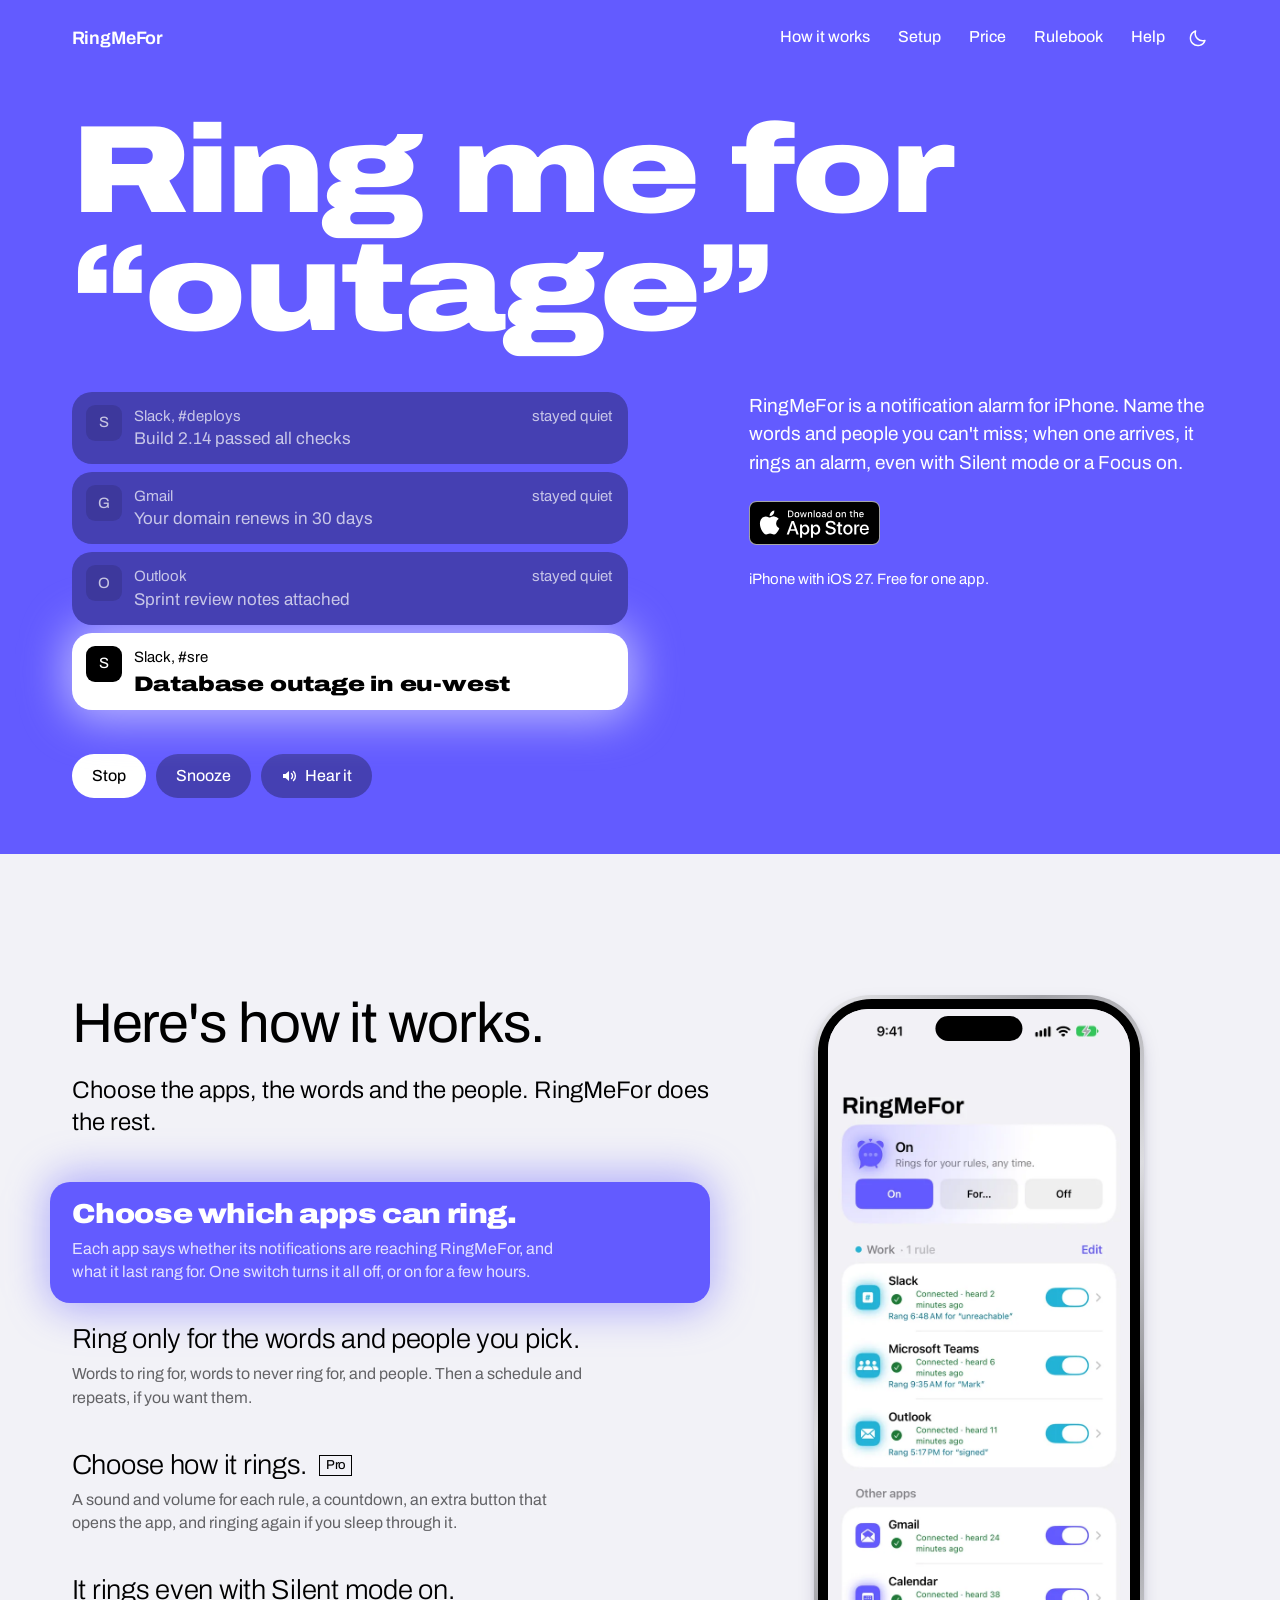
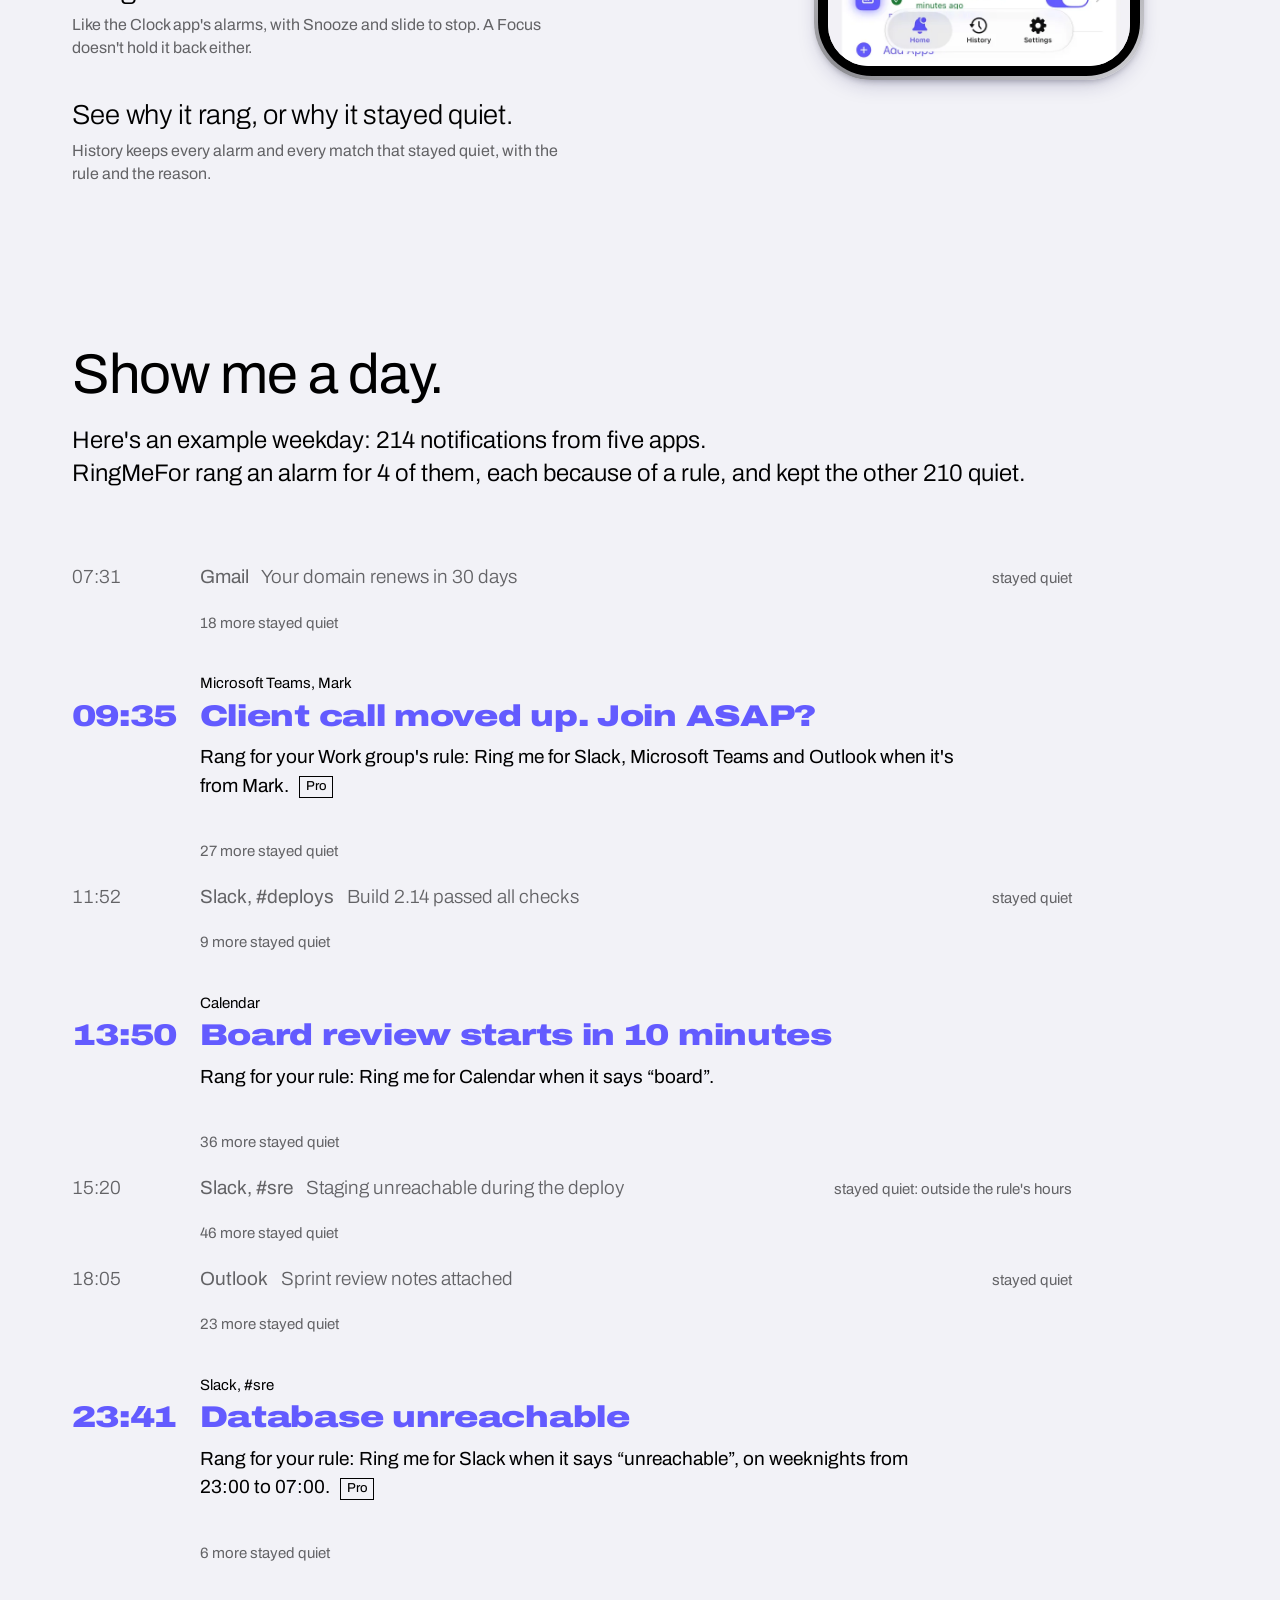
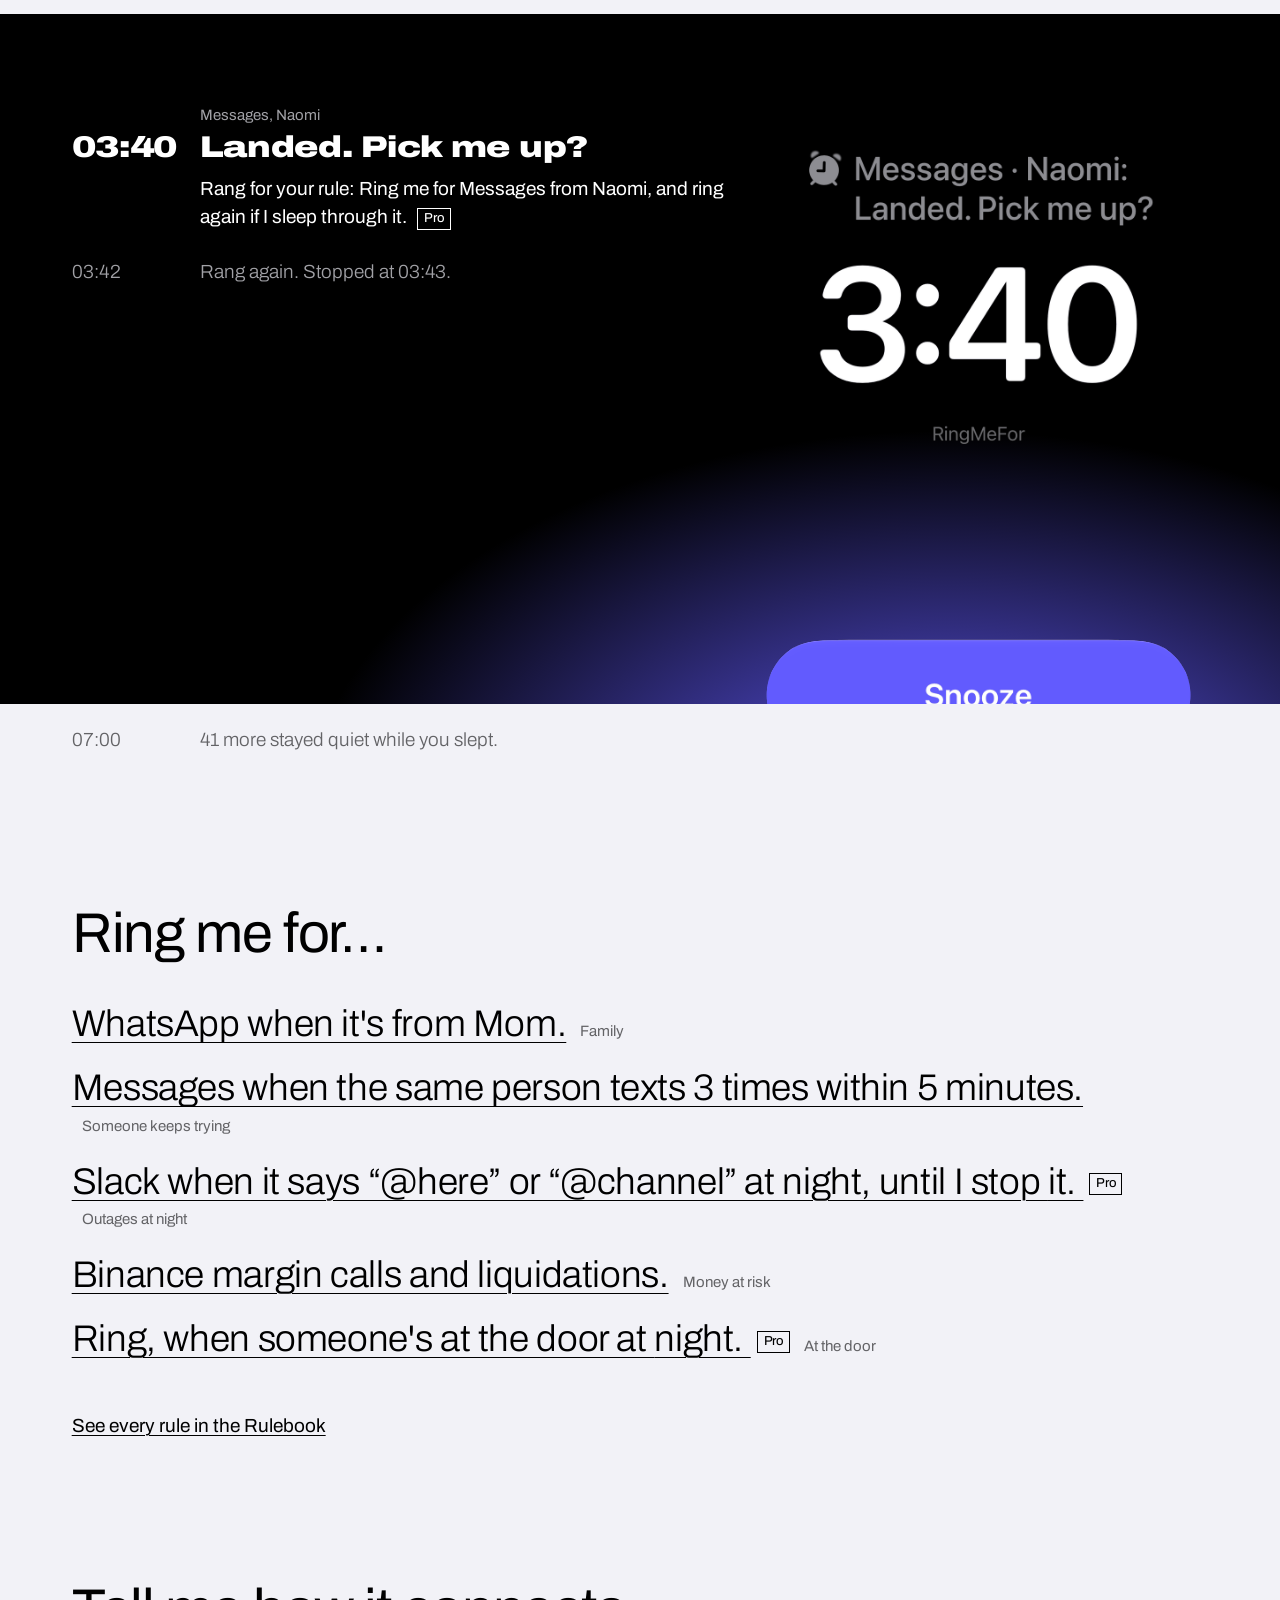
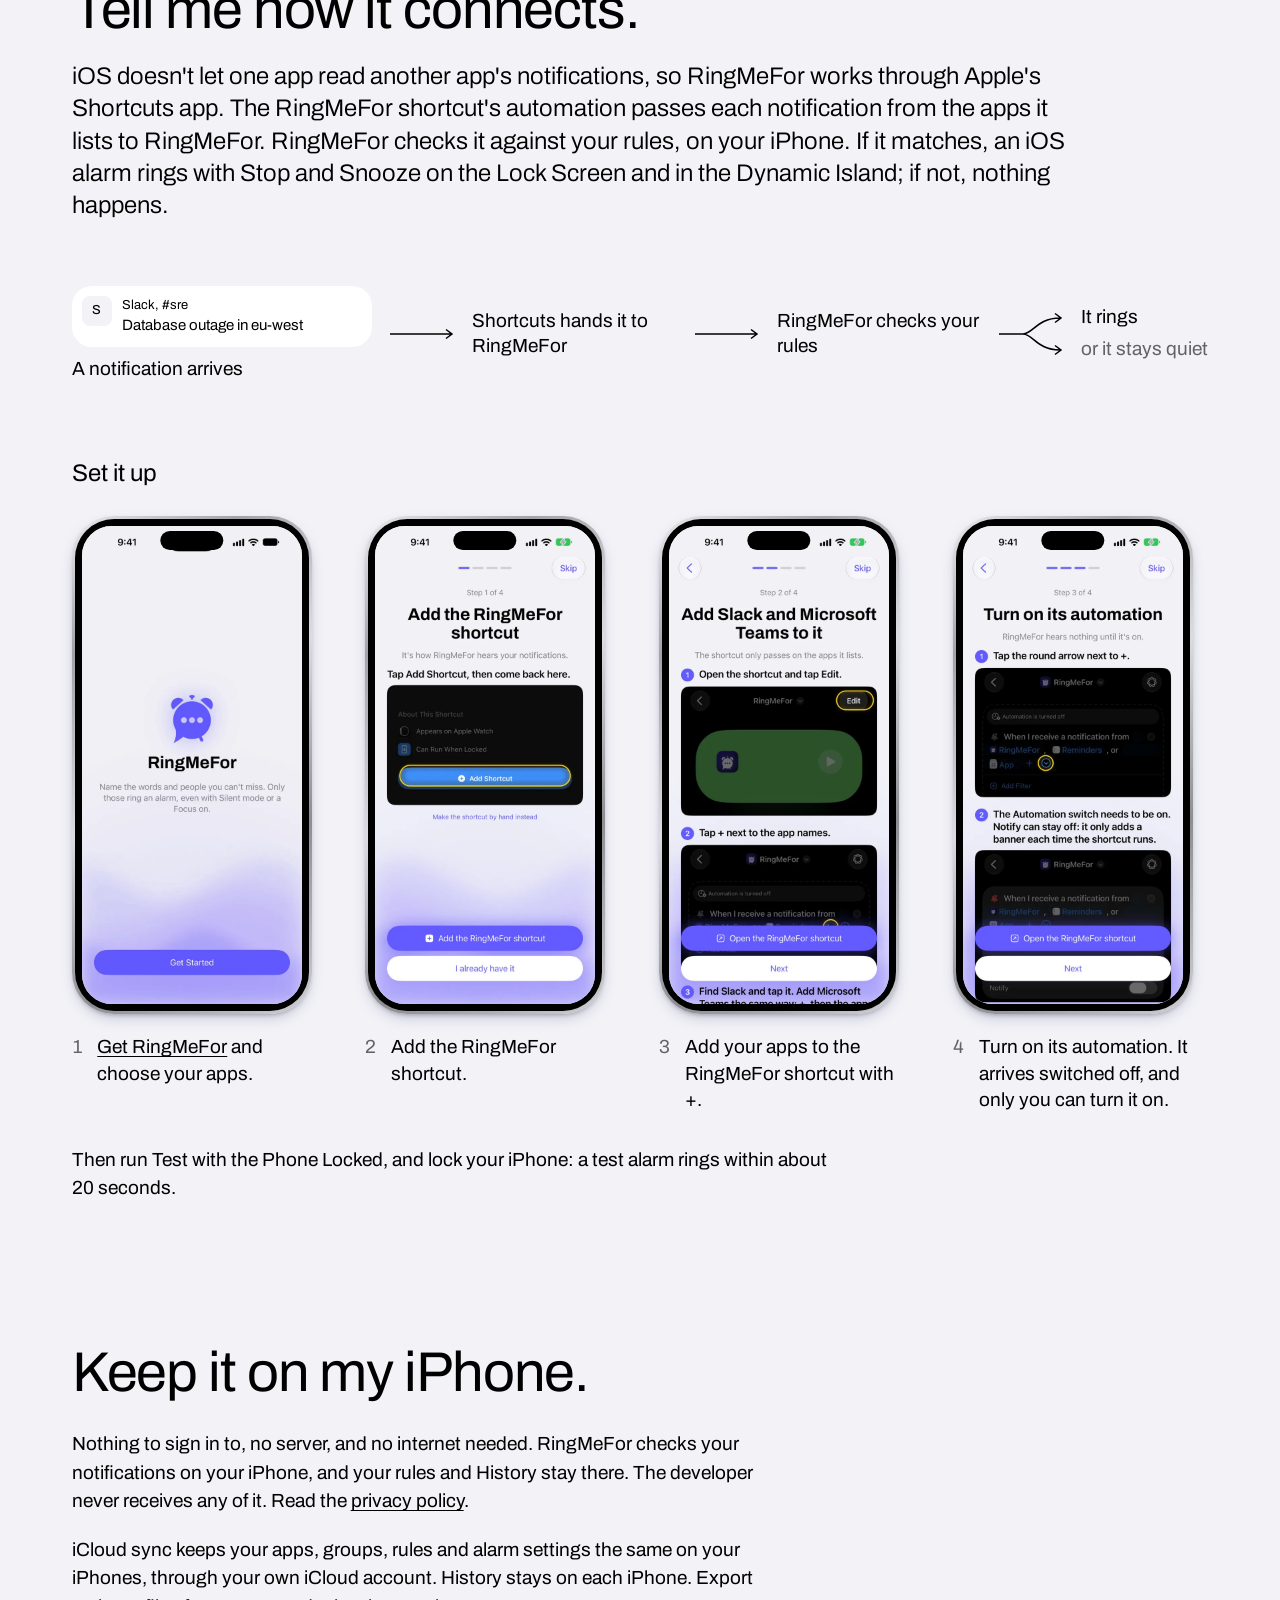
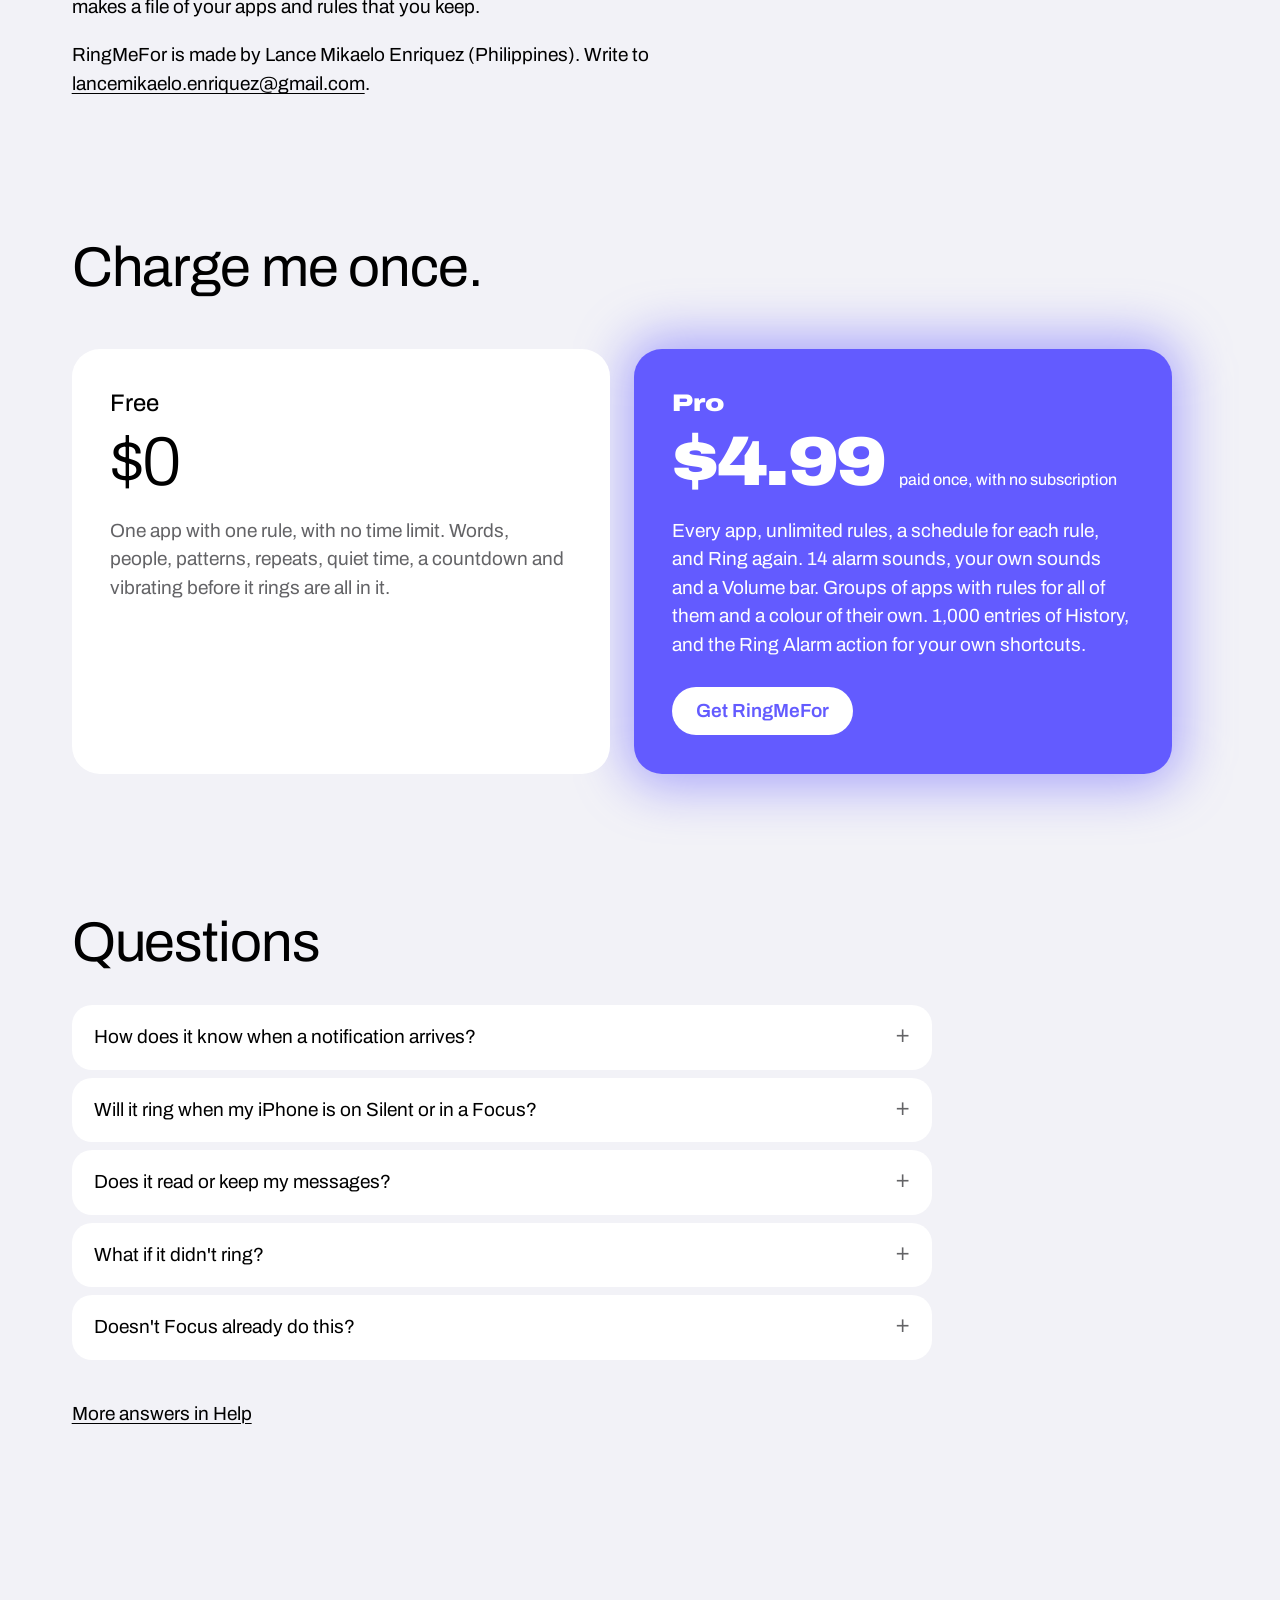
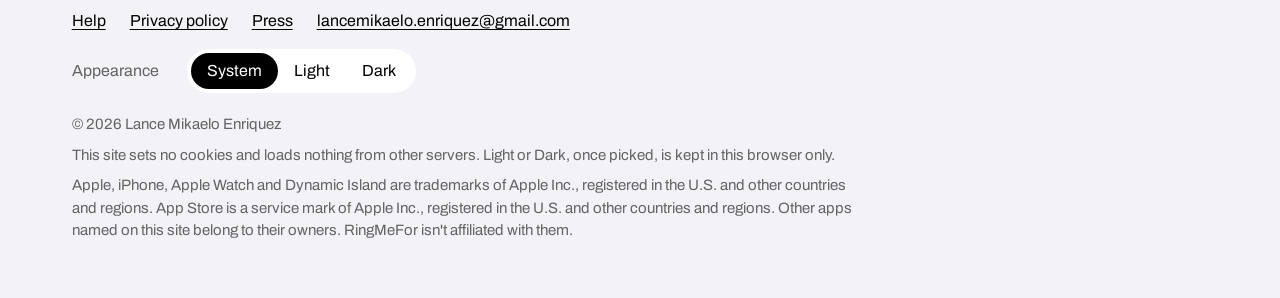
<file: index.html>
<!doctype html>
<html lang="en">
<head>
<meta charset="utf-8">
<meta name="viewport" content="width=device-width, initial-scale=1">
<title>RingMeFor: notification alarm for iPhone</title>
<meta name="description" content="RingMeFor is a notification alarm for iPhone. Name the words and people you can't miss in your apps; when one arrives, it rings an alarm, even with Silent mode or a Focus on.">
<!-- config:urls --><link rel="canonical" href="https://ringmefor.github.io/"><meta property="og:url" content="https://ringmefor.github.io/"><meta property="og:image" content="https://ringmefor.github.io/images/og.png"><!-- /config:urls -->
<meta property="og:type" content="website">
<meta property="og:title" content="RingMeFor: notification alarm for iPhone">
<meta property="og:description" content="Name the words and people you can't miss. When one arrives, RingMeFor rings an alarm, even with Silent mode or a Focus on.">
<meta name="twitter:card" content="summary_large_image">
<!-- config:smart-banner --><meta name="apple-itunes-app" content="app-id=6828677351"><!-- /config:smart-banner -->
<meta name="theme-color" content="#f2f2f7">
<link rel="icon" href="images/favicon-32.png" sizes="32x32">
<link rel="icon" href="images/favicon-64.png" sizes="64x64">
<link rel="apple-touch-icon" href="images/apple-touch-icon.png">
<link rel="preload" href="fonts/Archivo.woff2" as="font" type="font/woff2" crossorigin>
<link rel="stylesheet" href="site.css?v=186e6649">
<script>
// The theme picked on this site (theme.js), applied before the page draws.
(function () {
  var root = document.documentElement;
  root.classList.add("js");
  try {
    var theme = localStorage.getItem("ringmefor-theme");
    if (theme === "light" || theme === "dark") root.setAttribute("data-theme", theme);
  } catch (error) {}
})();
</script>
<script>
// Links to help topics used to point here (index.html#restart): they open the help page now.
(function () {
  var topics = ["help","good-to-know","set-up","add-app","on-off","stopping","not-ringing","pro","questions","ios-26","keep-open","ready-made-rules","battery","low-power","focus","allow-running","restart","after-update","action-unavailable","one-alarm","wrong-message","too-many","person-rule","lock-screen","apple-watch","nightly-check","new-iphone","second-device","shortcut-twice","shortcut-wont-open","app-added","unknown-app","history-unexpected","messages","free-version","calls-texts","internet","pause","siri","language","accessibility","removing","contact"];
  var topic = location.hash.slice(1);
  if (topic && topics.indexOf(topic) >= 0) location.replace("help.html#" + topic);
})();
</script>
</head>
<body>

<section class="first" data-state="quiet" aria-labelledby="sentence">
  <div class="wrap">
    <header class="site-header">
      <a class="wordmark" href="./">RingMeFor</a>
      <button class="menu-toggle" type="button" aria-expanded="false" aria-controls="site-nav">Menu</button>
      <nav id="site-nav" aria-label="Main">
        <a href="#how-it-works">How it works</a>
        <a href="#setup">Setup</a>
        <a href="#price">Price</a>
        <a href="rulebook.html">Rulebook</a>
        <a href="help.html">Help</a>
      </nav>
    <button class="theme-toggle" type="button" aria-pressed="false" aria-label="Dark mode"><svg class="icon-moon" width="21" height="21" viewBox="0 0 24 24" aria-hidden="true"><path d="M20.5 14.2A8.5 8.5 0 0 1 9.8 3.5a8.5 8.5 0 1 0 10.7 10.7z" fill="none" stroke="currentColor" stroke-width="1.7" stroke-linejoin="round"/></svg><svg class="icon-sun" width="21" height="21" viewBox="0 0 24 24" aria-hidden="true" hidden><circle cx="12" cy="12" r="4.2" fill="none" stroke="currentColor" stroke-width="1.7"/><path d="M12 2.5v2.2M12 19.3v2.2M2.5 12h2.2M19.3 12h2.2M5.3 5.3l1.6 1.6M17.1 17.1l1.6 1.6M5.3 18.7l1.6-1.6M17.1 6.9l1.6-1.6" stroke="currentColor" stroke-width="1.7" stroke-linecap="round"/></svg></button>
    </header>

    <div class="first-body">
      <div class="sentence-box">
        <h1 class="sentence" id="sentence">
          <label for="word">Ring me for</label>
          <span class="word-field">“<span class="field-wrap"><input id="word" name="word" type="text" value="outage" maxlength="28" autocomplete="off" autocapitalize="off" spellcheck="false" enterkeyhint="done"><span class="caret" aria-hidden="true"></span></span>”</span>
          <span class="word-ring" hidden></span>
        </h1>
      </div>

      <div class="demo">
        <p class="sr-only">An example: three notifications stay quiet, and the one with your word in it rings an alarm.</p>
        <ol class="stack" aria-hidden="true">
          <li class="slab static"><span class="tile">S</span><span class="app">Slack, #deploys</span><span class="note">stayed quiet</span><span class="msg">Build 2.14 passed all checks</span></li>
          <li class="slab static"><span class="tile">G</span><span class="app">Gmail</span><span class="note">stayed quiet</span><span class="msg">Your domain renews in 30 days</span></li>
          <li class="slab static"><span class="tile">O</span><span class="app">Outlook</span><span class="note">stayed quiet</span><span class="msg">Sprint review notes attached</span></li>
          <li class="slab static ringing"><span class="tile">S</span><span class="app">Slack, #sre</span><span class="note"></span><span class="msg">Database outage in eu-west</span></li>
        </ol>
        <div class="alarm-row" hidden>
          <button class="button stop" type="button">Stop</button>
          <button class="button secondary snooze" type="button">Snooze</button>
          <button class="button secondary hear" type="button" aria-pressed="false"><svg viewBox="0 0 16 16" aria-hidden="true"><path d="M2 6h2.5L8 3v10L4.5 10H2z" fill="currentColor"/><path d="M10.5 5.5a3.5 3.5 0 0 1 0 5M12.5 3.5a6.3 6.3 0 0 1 0 9" fill="none" stroke="currentColor" stroke-width="1.4" stroke-linecap="round"/></svg>Hear it</button>
          <p class="invite" tabindex="-1" hidden></p>
        </div>
        <p class="sr-only" role="status" aria-live="polite"></p>
      </div>

      <div class="pitch">
        <p>RingMeFor is a notification alarm for iPhone. Name the words and people you can't miss; when one arrives, it rings an alarm, even with Silent mode or a Focus on.</p>
        <p class="store"><!-- config:store --><a href="https://apps.apple.com/us/app/ringmefor-notification-alarm/id6828677351"><img src="images/app-store-badge.svg" width="120" height="40" alt="Download on the App Store"></a><!-- /config:store --></p>
        <p class="small">iPhone with iOS 27. Free for one app.</p>
      </div>
    </div>
  </div>
</section>

<section class="section tour" id="how-it-works" aria-labelledby="tour-title">
  <div class="wrap">
    <div class="tour-body">
      <div class="tour-text">
      <h2 id="tour-title">Here's how it works.</h2>
      <p class="lead">Choose the apps, the words and the people. RingMeFor does the rest.</p>
      <ol class="tour-list">
        <li>
          <button class="tour-item" type="button" aria-pressed="true" data-shot="0"><span class="tour-ask">Choose which apps can ring.</span><span class="tour-more">Each app says whether its notifications are reaching RingMeFor, and what it last rang for. One switch turns it all off, or on for a few hours.</span><span class="tour-time" aria-hidden="true"></span></button>
          <figure class="phone tour-mini"><div class="phone-edge"><div class="phone-glass"><div class="phone-screen"><img src="images/app/home.webp" width="660" height="1434" alt="RingMeFor's Home screen: On, a Work group with Slack, Microsoft Teams and Outlook, each connected and showing what it last rang for, then Gmail and Calendar." loading="lazy" decoding="async"></div><span class="phone-island" aria-hidden="true"></span></div></div></figure>
        </li>
        <li>
          <button class="tour-item" type="button" aria-pressed="false" data-shot="1"><span class="tour-ask">Ring only for the words and people you pick.</span><span class="tour-more">Words to ring for, words to never ring for, and people. Then a schedule and repeats, if you want them.</span><span class="tour-time" aria-hidden="true"></span></button>
          <figure class="phone tour-mini"><div class="phone-edge"><div class="phone-glass"><div class="phone-screen"><img src="images/app/rule.webp" width="660" height="1434" alt="A rule called Outages that rings for certain words, outage, P1, unreachable and @channel, or for messages from Donnie." loading="lazy" decoding="async"></div><span class="phone-island" aria-hidden="true"></span></div></div></figure>
        </li>
        <li>
          <button class="tour-item" type="button" aria-pressed="false" data-shot="2"><span class="tour-ask">Choose how it rings.&nbsp;<span class="mark">Pro</span></span><span class="tour-more">A sound and volume for each rule, a countdown, an extra button that opens the app, and ringing again if you sleep through it.</span><span class="tour-time" aria-hidden="true"></span></button>
          <figure class="phone tour-mini"><div class="phone-edge"><div class="phone-glass"><div class="phone-screen"><img src="images/app/rule-alarm.webp" width="660" height="1434" alt="The rule's alarm settings: the Reactor sound, its Volume bar set a little louder, an extra button that opens Slack, and Ring again every 2 minutes." loading="lazy" decoding="async"></div><span class="phone-island" aria-hidden="true"></span></div></div></figure>
        </li>
        <li>
          <button class="tour-item" type="button" aria-pressed="false" data-shot="3"><span class="tour-ask">It rings even with Silent mode on.</span><span class="tour-more">Like the Clock app's alarms, with Snooze and slide to stop. A Focus doesn't hold it back either.</span><span class="tour-time" aria-hidden="true"></span></button>
          <figure class="phone tour-mini"><div class="phone-edge"><div class="phone-glass"><div class="phone-screen"><img src="images/app/alarm-0648.webp" width="660" height="1434" alt="The alarm on the Lock Screen at 6:48: Slack, #sre: Database unreachable, with Snooze and slide to stop." loading="lazy" decoding="async"></div><span class="phone-island" hidden aria-hidden="true"></span></div></div></figure>
        </li>
        <li>
          <button class="tour-item" type="button" aria-pressed="false" data-shot="4"><span class="tour-ask">See why it rang, or why it stayed quiet.</span><span class="tour-more">History keeps every alarm and every match that stayed quiet, with the rule and the reason.</span><span class="tour-time" aria-hidden="true"></span></button>
          <figure class="phone tour-mini"><div class="phone-edge"><div class="phone-glass"><div class="phone-screen"><img src="images/app/history.webp" width="660" height="1434" alt="History: this week, 5 alarms from 1,748 notifications. Microsoft Teams from Mark and Slack #sre rang, each with the rule it matched." loading="lazy" decoding="async"></div><span class="phone-island" aria-hidden="true"></span></div></div></figure>
        </li>
      </ol>
      </div>
      <figure class="phone tour-phone"><div class="phone-edge"><div class="phone-glass"><div class="phone-screen"><img class="is-on" src="images/app/home.webp" width="660" height="1434" alt="RingMeFor's Home screen: On, a Work group with Slack, Microsoft Teams and Outlook, each connected and showing what it last rang for, then Gmail and Calendar." decoding="async"><img src="images/app/rule.webp" width="660" height="1434" alt="A rule called Outages that rings for certain words, outage, P1, unreachable and @channel, or for messages from Donnie." loading="lazy" decoding="async"><img src="images/app/rule-alarm.webp" width="660" height="1434" alt="The rule's alarm settings: the Reactor sound, its Volume bar set a little louder, an extra button that opens Slack, and Ring again every 2 minutes." loading="lazy" decoding="async"><img data-island="off" src="images/app/alarm-0648.webp" width="660" height="1434" alt="The alarm on the Lock Screen at 6:48: Slack, #sre: Database unreachable, with Snooze and slide to stop." loading="lazy" decoding="async"><img src="images/app/history.webp" width="660" height="1434" alt="History: this week, 5 alarms from 1,748 notifications. Microsoft Teams from Mark and Slack #sre rang, each with the rule it matched." loading="lazy" decoding="async"></div><span class="phone-island" aria-hidden="true"></span></div></div></figure>
    </div>
  </div>
</section>

<section class="section day" id="day" aria-labelledby="day-title">
  <div class="wrap">
    <h2 id="day-title">Show me a day.</h2>
    <p class="lead"><span class="line">Here's an example weekday: 214 notifications from five apps.</span> <span class="line">RingMeFor rang an alarm for 4 of them, each because of a rule, and kept the other 210 quiet.</span></p>

    <ol class="log">
      <li class="quiet"><time datetime="07:31">07:31</time><p><span class="app">Gmail</span> Your domain renews in 30 days</p><span class="what">stayed quiet</span></li>
      <li class="run"><span>18 more stayed quiet</span></li>
      <li class="rang"><p class="app">Microsoft Teams, Mark</p><time datetime="09:35">09:35</time><p class="msg">Client call moved up. Join ASAP?</p><p class="rule">Rang for your Work group's rule: Ring me for Slack, Microsoft Teams and Outlook when it's from <span class="nowrap">Mark.&nbsp;<span class="mark">Pro</span></span></p></li>
      <li class="run"><span>27 more stayed quiet</span></li>
      <li class="quiet"><time datetime="11:52">11:52</time><p><span class="app">Slack, #deploys</span> Build 2.14 passed all checks</p><span class="what">stayed quiet</span></li>
      <li class="run"><span>9 more stayed quiet</span></li>
      <li class="rang"><p class="app">Calendar</p><time datetime="13:50">13:50</time><p class="msg">Board review starts in 10 minutes</p><p class="rule">Rang for your rule: Ring me for Calendar when it says “board”.</p></li>
      <li class="run"><span>36 more stayed quiet</span></li>
      <li class="quiet"><time datetime="15:20">15:20</time><p><span class="app">Slack, #sre</span> Staging unreachable during the deploy</p><span class="what">stayed quiet: outside the rule's hours</span></li>
      <li class="run"><span>46 more stayed quiet</span></li>
      <li class="quiet"><time datetime="18:05">18:05</time><p><span class="app">Outlook</span> Sprint review notes attached</p><span class="what">stayed quiet</span></li>
      <li class="run"><span>23 more stayed quiet</span></li>
      <li class="rang"><p class="app">Slack, #sre</p><time datetime="23:41">23:41</time><p class="msg">Database unreachable</p><p class="rule">Rang for your rule: Ring me for Slack when it says “unreachable”, on weeknights from 23:00 to <span class="nowrap">07:00.&nbsp;<span class="mark">Pro</span></span></p></li>
      <li class="run"><span>6 more stayed quiet</span></li>
      <li class="night">
        <div class="night-inner">
          <div class="night-log">
            <div class="ring"><p class="app">Messages, Naomi</p><time datetime="03:40">03:40</time><p class="msg">Landed. Pick me up?</p><p class="rule">Rang for your rule: Ring me for Messages from Naomi, and ring again if I sleep through <span class="nowrap">it.&nbsp;<span class="mark">Pro</span></span></p></div>
            <div class="again"><time datetime="03:42">03:42</time><p>Rang again. Stopped at 03:43.</p></div>
          </div>
          <figure class="capture">
            <img src="images/alarm-0340.png" width="1040" height="1612" alt="The alarm on the Lock Screen at 3:40: Messages, Naomi: Landed. Pick me up?, with Snooze below.">
          </figure>
        </div>
      </li>
      <li class="quiet after"><time datetime="07:00">07:00</time><p>41 more stayed quiet while you slept.</p></li>
    </ol>
  </div>
</section>

<section class="section band" aria-labelledby="band-title">
  <div class="wrap">
    <h2 id="band-title">Ring me for…</h2>
    <ul class="band-list">
      <li><a href="rulebook.html#family"><span class="band-rule">WhatsApp when it's from Mom.</span> <span class="band-job">Family</span></a></li>
      <li><a href="rulebook.html#keeps-trying"><span class="band-rule">Messages when the same person texts 3 times within 5 minutes.</span> <span class="band-job">Someone keeps trying</span></a></li>
      <li><a href="rulebook.html#outages"><span class="band-rule">Slack when it says “@here” or “@channel” at night, until I stop <span class="nowrap">it.&nbsp;<span class="mark">Pro</span></span></span> <span class="band-job">Outages at night</span></a></li>
      <li><a href="rulebook.html#money"><span class="band-rule">Binance margin calls and liquidations.</span> <span class="band-job">Money at risk</span></a></li>
      <li><a href="rulebook.html#at-the-door"><span class="band-rule">Ring, when someone's at the door at <span class="nowrap">night.&nbsp;<span class="mark">Pro</span></span></span> <span class="band-job">At the door</span></a></li>
    </ul>
    <p class="more"><a href="rulebook.html">See every rule in the Rulebook</a></p>
  </div>
</section>

<section class="section how" id="setup" aria-labelledby="how-title">
  <div class="wrap">
    <h2 id="how-title">Tell me how it connects.</h2>
    <p class="lead">iOS doesn't let one app read another app's notifications, so RingMeFor works through Apple's Shortcuts app. The RingMeFor shortcut's automation passes each notification from the apps it lists to RingMeFor. RingMeFor checks it against your rules, on your iPhone. If it matches, an iOS alarm rings with Stop and Snooze on the Lock Screen and in the Dynamic Island; if not, nothing happens.</p>

    <ol class="path" aria-label="A notification's path">
      <li class="path-start">
        <span class="slab mini"><span class="tile">S</span><span class="app">Slack, #sre</span><span class="note"></span><span class="msg">Database outage in eu-west</span></span>
        <span class="path-label">A notification arrives</span>
      </li>
      <li><span class="path-label">Shortcuts hands it to RingMeFor</span></li>
      <li><span class="path-label">RingMeFor checks your rules</span></li>
      <li class="path-end"><span class="path-label">It rings</span><span class="path-label quietly">or it stays quiet</span></li>
    </ol>

    <h3>Set it up</h3>
    <ol class="setup-shots">
      <li><figure class="phone setup-phone"><div class="phone-edge"><div class="phone-glass"><div class="phone-screen"><img src="images/app/welcome.webp" width="660" height="1434" alt="RingMeFor's welcome screen: Name the words and people you can't miss. Only those ring an alarm, even with Silent mode or a Focus on. Then Get Started." loading="lazy" decoding="async"></div><span class="phone-island" aria-hidden="true"></span></div></div></figure><p><span><a data-config="store-link" href="https://apps.apple.com/us/app/ringmefor-notification-alarm/id6828677351">Get RingMeFor</a> and choose your apps.</span></p></li>
      <li><figure class="phone setup-phone"><div class="phone-edge"><div class="phone-glass"><div class="phone-screen"><img src="images/app/setup-1.webp" width="660" height="1434" alt="Setup, step 1 of 4: Add the RingMeFor shortcut, with Shortcuts' Add Shortcut screen and I already have it." loading="lazy" decoding="async"></div><span class="phone-island" aria-hidden="true"></span></div></div></figure><p><span>Add the RingMeFor shortcut.</span></p></li>
      <li><figure class="phone setup-phone"><div class="phone-edge"><div class="phone-glass"><div class="phone-screen"><img src="images/app/setup-2.webp" width="660" height="1434" alt="Setup, step 2 of 4: Add Slack and Microsoft Teams to it. Open the shortcut and tap Edit, then tap + next to the app names." loading="lazy" decoding="async"></div><span class="phone-island" aria-hidden="true"></span></div></div></figure><p><span>Add your apps to the RingMeFor shortcut with +.</span></p></li>
      <li><figure class="phone setup-phone"><div class="phone-edge"><div class="phone-glass"><div class="phone-screen"><img src="images/app/setup-3.webp" width="660" height="1434" alt="Setup, step 3 of 4: Turn on its automation. Tap the round arrow next to +. The Automation switch needs to be on; Notify can stay off." loading="lazy" decoding="async"></div><span class="phone-island" aria-hidden="true"></span></div></div></figure><p><span>Turn on its automation. It arrives switched off, and only you can turn it on.</span></p></li>
    </ol>
    <p class="setup-last">Then run Test with the Phone Locked, and lock your iPhone: a test alarm rings within about 20 seconds.</p>
  </div>
</section>

<section class="section keep" aria-labelledby="keep-title">
  <div class="wrap">
    <h2 id="keep-title">Keep it on my iPhone.</h2>
    <div class="prose">
      <p>Nothing to sign in to, no server, and no internet needed. RingMeFor checks your notifications on your iPhone, and your rules and History stay there. The developer never receives any of it. Read the <a href="privacy.html">privacy policy</a>.</p>
      <p>iCloud sync keeps your apps, groups, rules and alarm settings the same on your iPhones, through your own iCloud account. History stays on each iPhone. Export makes a file of your apps and rules that you keep.</p>
      <p>RingMeFor is made by Lance Mikaelo Enriquez (Philippines). Write to <a href="mailto:lancemikaelo.enriquez@gmail.com">lancemikaelo.enriquez@gmail.com</a>.</p>
    </div>
  </div>
</section>

<section class="section price" id="price" aria-labelledby="price-title">
  <div class="wrap">
    <h2 id="price-title">Charge me once.</h2>
    <div class="plans">
      <div class="plan">
        <h3>Free</h3>
        <p class="plan-price">$0</p>
        <p>One app with one rule, with no time limit. Words, people, patterns, repeats, quiet time, a countdown and vibrating before it rings are all in it.</p>
      </div>
      <div class="plan plan-pro">
        <h3>Pro</h3>
        <p class="plan-price"><span data-config="price">$4.99</span><span class="plan-once">paid once, with no subscription</span></p>
        <p>Every app, unlimited rules, a schedule for each rule, and Ring again. 14 alarm sounds, your own sounds and a Volume bar. Groups of apps with rules for all of them and a colour of their own. 1,000 entries of History, and the Ring Alarm action for your own shortcuts.</p>
        <a data-config="store-link" href="https://apps.apple.com/us/app/ringmefor-notification-alarm/id6828677351" class="plan-get">Get RingMeFor</a>
      </div>
    </div>
  </div>
</section>

<section class="section questions" aria-labelledby="questions-title">
  <div class="wrap">
    <h2 id="questions-title">Questions</h2>
    <div class="faq">
      <details>
        <summary>How does it know when a notification arrives?</summary>
        <p>Through Apple's Shortcuts app. Since iOS 27, Shortcuts can start an automation whenever a notification comes in. RingMeFor's ready-made shortcut hands each one over. You add it once; RingMeFor shows each step.</p>
      </details>
      <details>
        <summary>Will it ring when my iPhone is on Silent or in a Focus?</summary>
        <p>Yes. RingMeFor uses iOS's own alarms, like the Clock app's, so it rings even with Silent mode or a Focus on.</p>
      </details>
      <details>
        <summary>Does it read or keep my messages?</summary>
        <p>RingMeFor checks each notification against your rules on your iPhone and keeps a short History there. The developer never receives any of it; iCloud sync uses your own iCloud account, and never carries your notifications or History. Read the <a href="privacy.html">privacy policy</a>.</p>
      </details>
      <details>
        <summary>What if it didn't ring?</summary>
        <p>In RingMeFor, tap the app, then Why Didn't It Ring?: it checks the shortcut, the app's rules and the alarm permission, and a message you type. The <a href="help.html">help page</a> covers the rest.</p>
      </details>
      <details>
        <summary>Doesn't Focus already do this?</summary>
        <p>Focus chooses who can reach you by app or by person. It can't choose by what a message says, and what it lets through is still an ordinary notification, which makes one sound, or none on Silent. RingMeFor chooses by the words in the message as well, and it rings an alarm.</p>
      </details>
    </div>
    <p class="more"><a href="help.html">More answers in Help</a></p>
  </div>
</section>

<footer class="site-footer">
  <div class="wrap">
    <nav aria-label="More">
      <a href="help.html">Help</a>
      <a href="privacy.html">Privacy policy</a>
      <a href="press.html">Press</a>
      <a href="mailto:lancemikaelo.enriquez@gmail.com">lancemikaelo.enriquez@gmail.com</a>
    </nav>
    <fieldset class="appearance">
      <legend>Appearance</legend>
      <div class="segment">
        <label><input type="radio" name="appearance" value="system"><span>System</span></label>
        <label><input type="radio" name="appearance" value="light"><span>Light</span></label>
        <label><input type="radio" name="appearance" value="dark"><span>Dark</span></label>
      </div>
    </fieldset>
    <p>© 2026 Lance Mikaelo Enriquez</p>
    <p>This site sets no cookies and loads nothing from other servers. Light or Dark, once picked, is kept in this browser only.</p>
    <p>Apple, iPhone, Apple Watch and Dynamic Island are trademarks of Apple Inc., registered in the U.S. and other countries and regions. App Store is a service mark of Apple Inc., registered in the U.S. and other countries and regions. Other apps named on this site belong to their owners. RingMeFor isn't affiliated with them.</p>
  </div>
</footer>

<script src="home.js?v=c0bdc434" defer></script>
<script src="tour.js?v=32f6e0aa" defer></script>
<script src="scroll.js?v=4484f1fb" defer></script>
<script src="theme.js?v=ffcca006" defer></script>
</body>
</html>
</file>
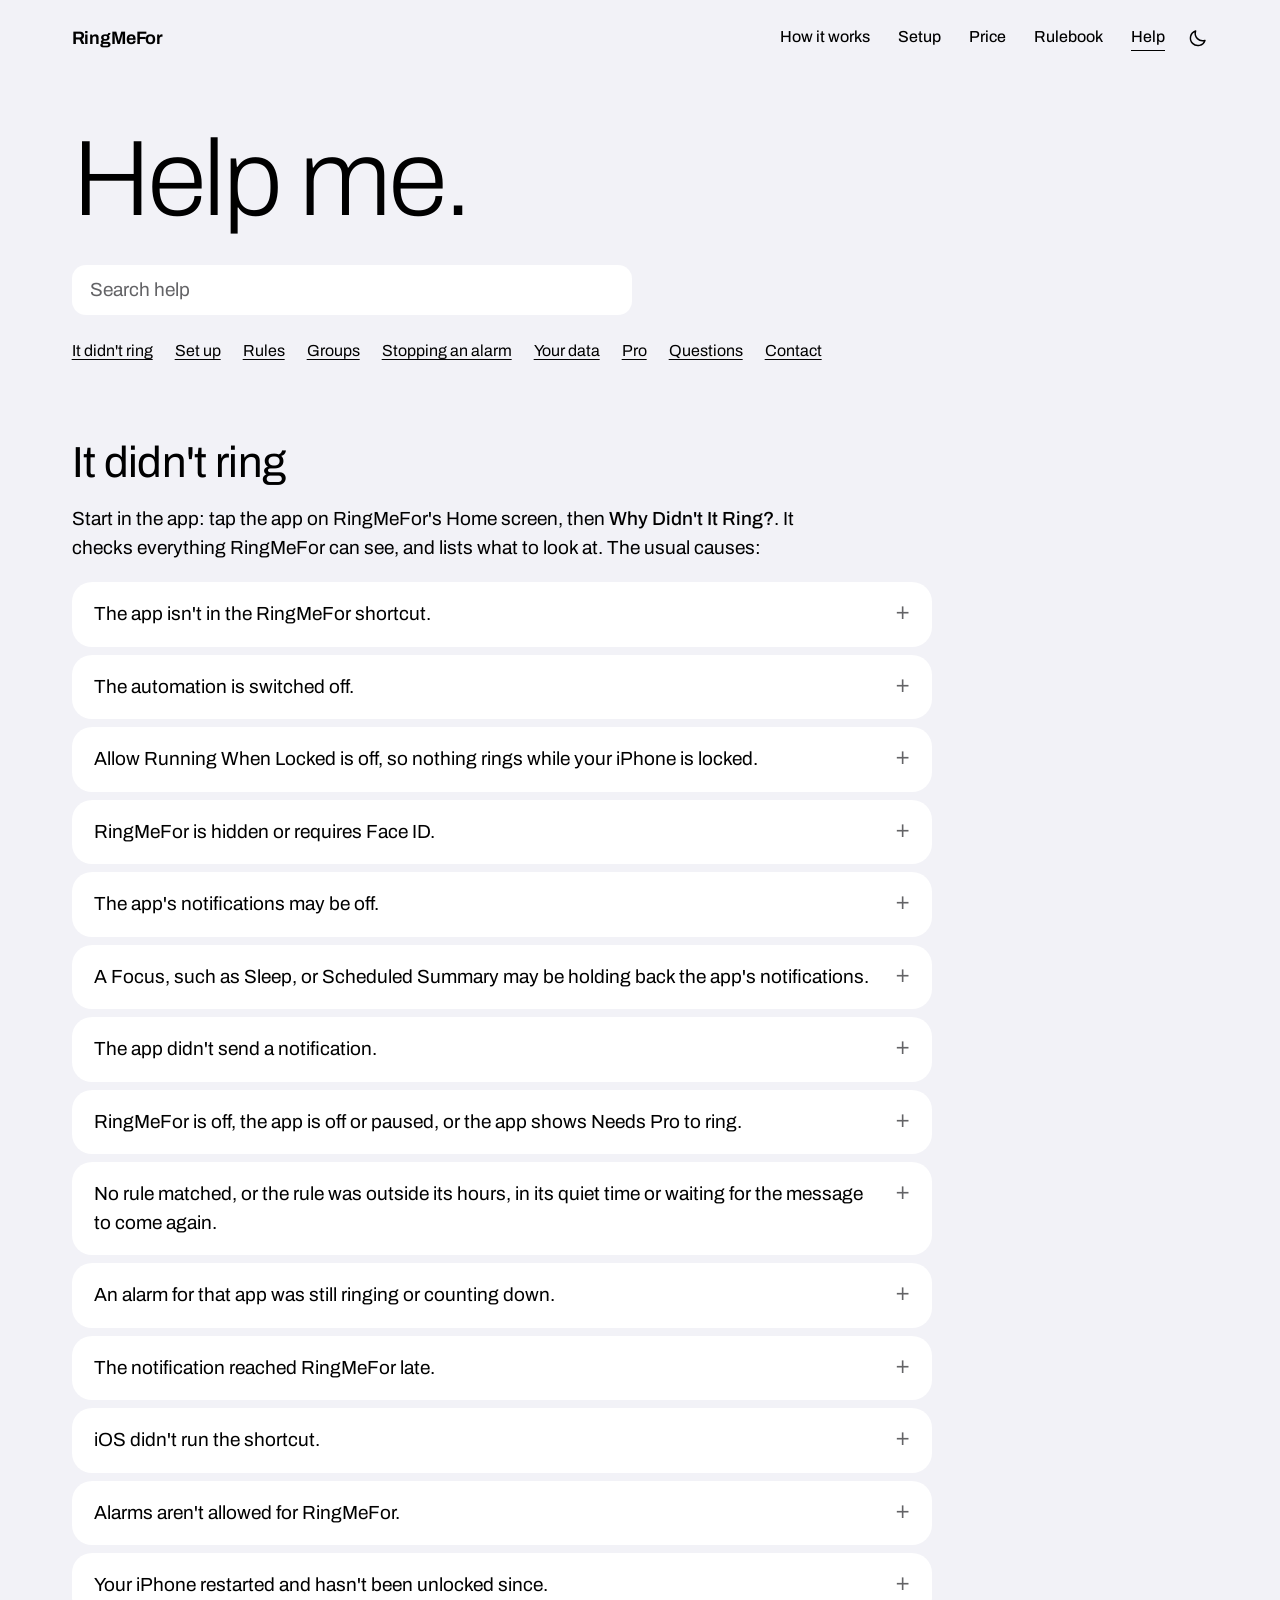
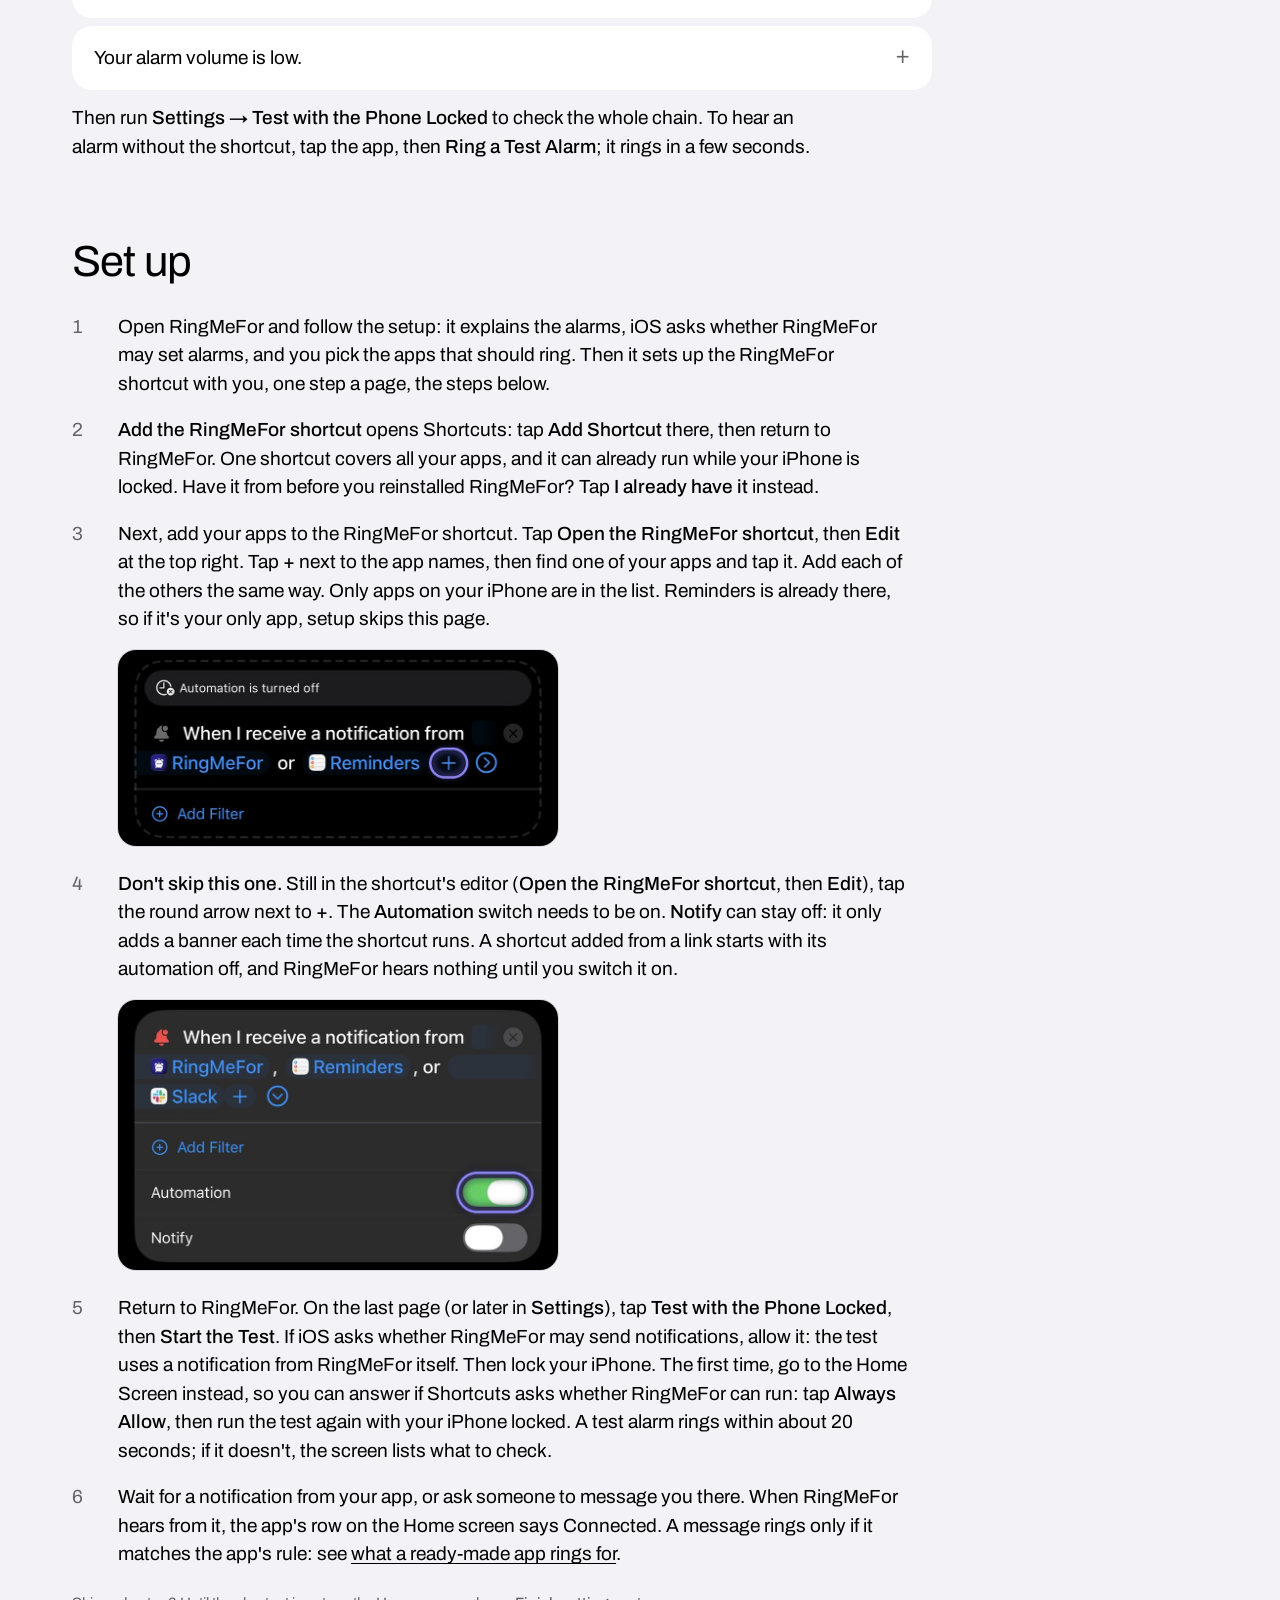
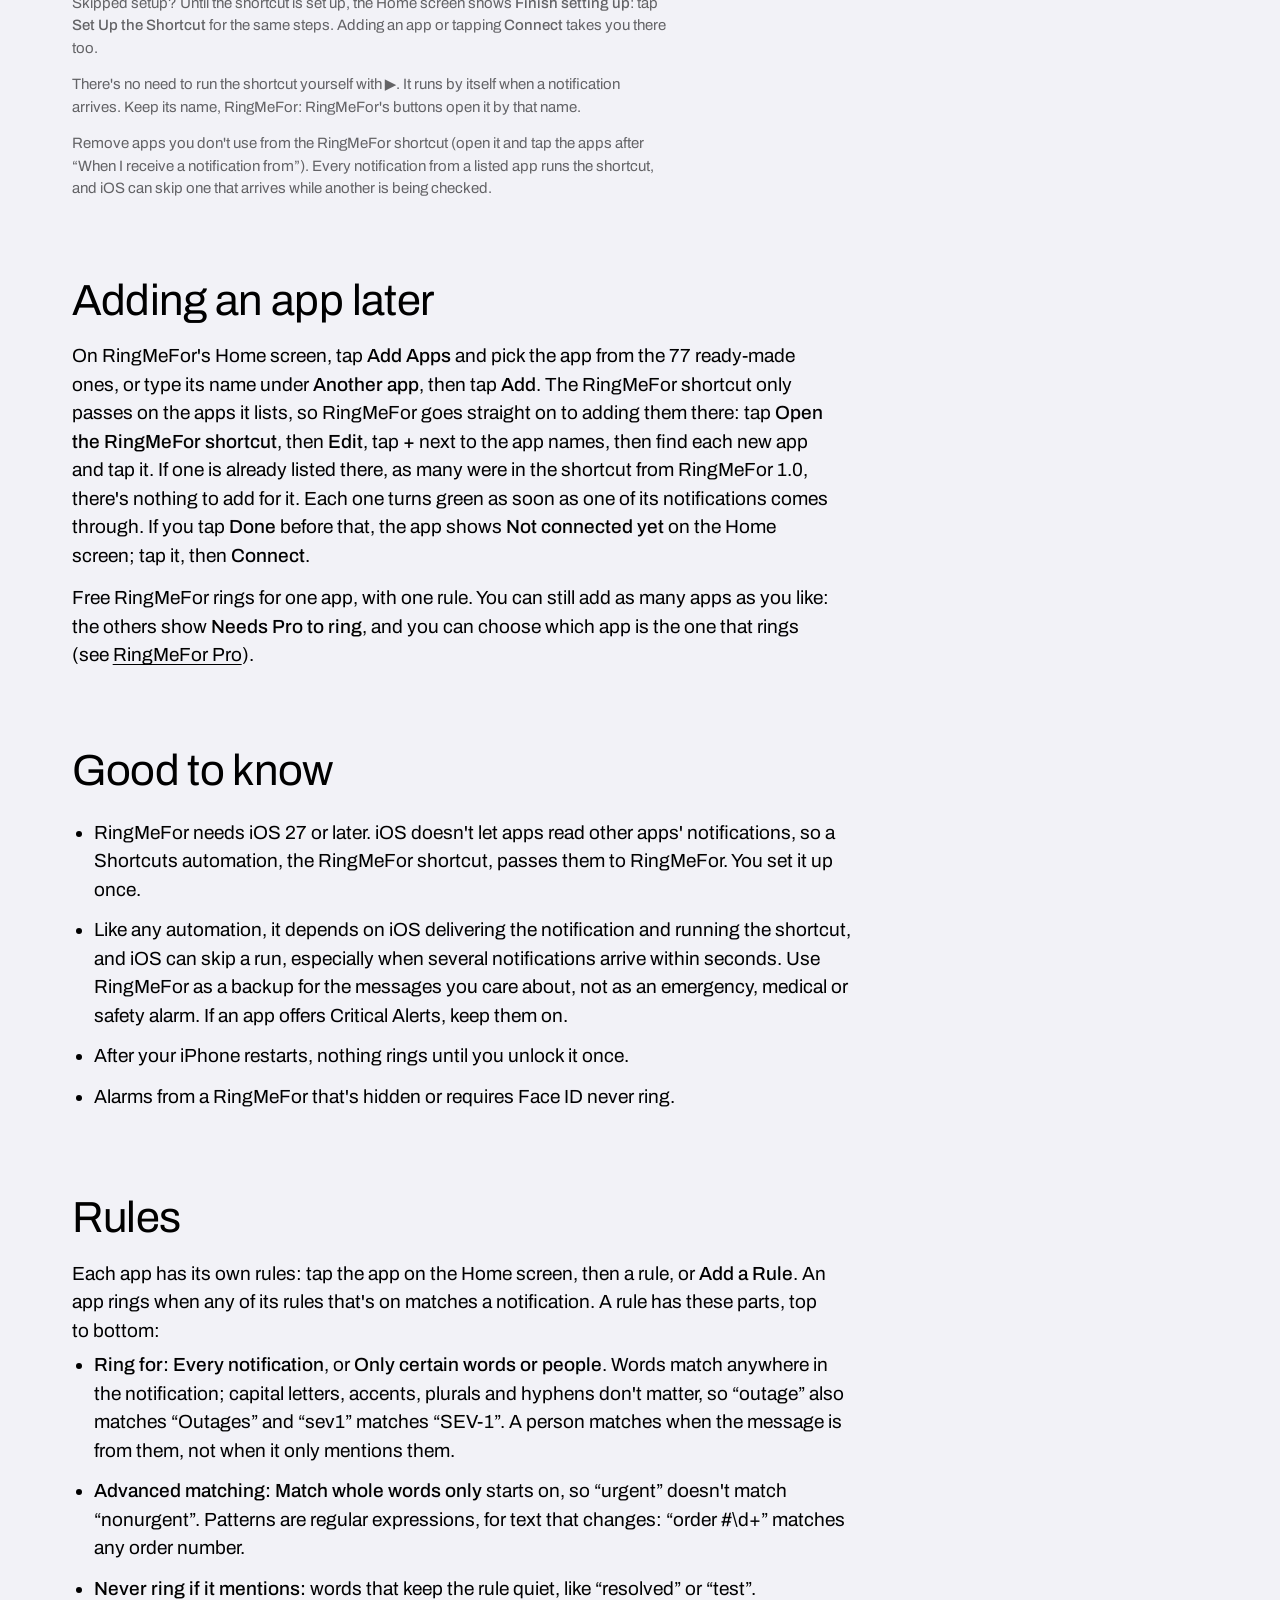
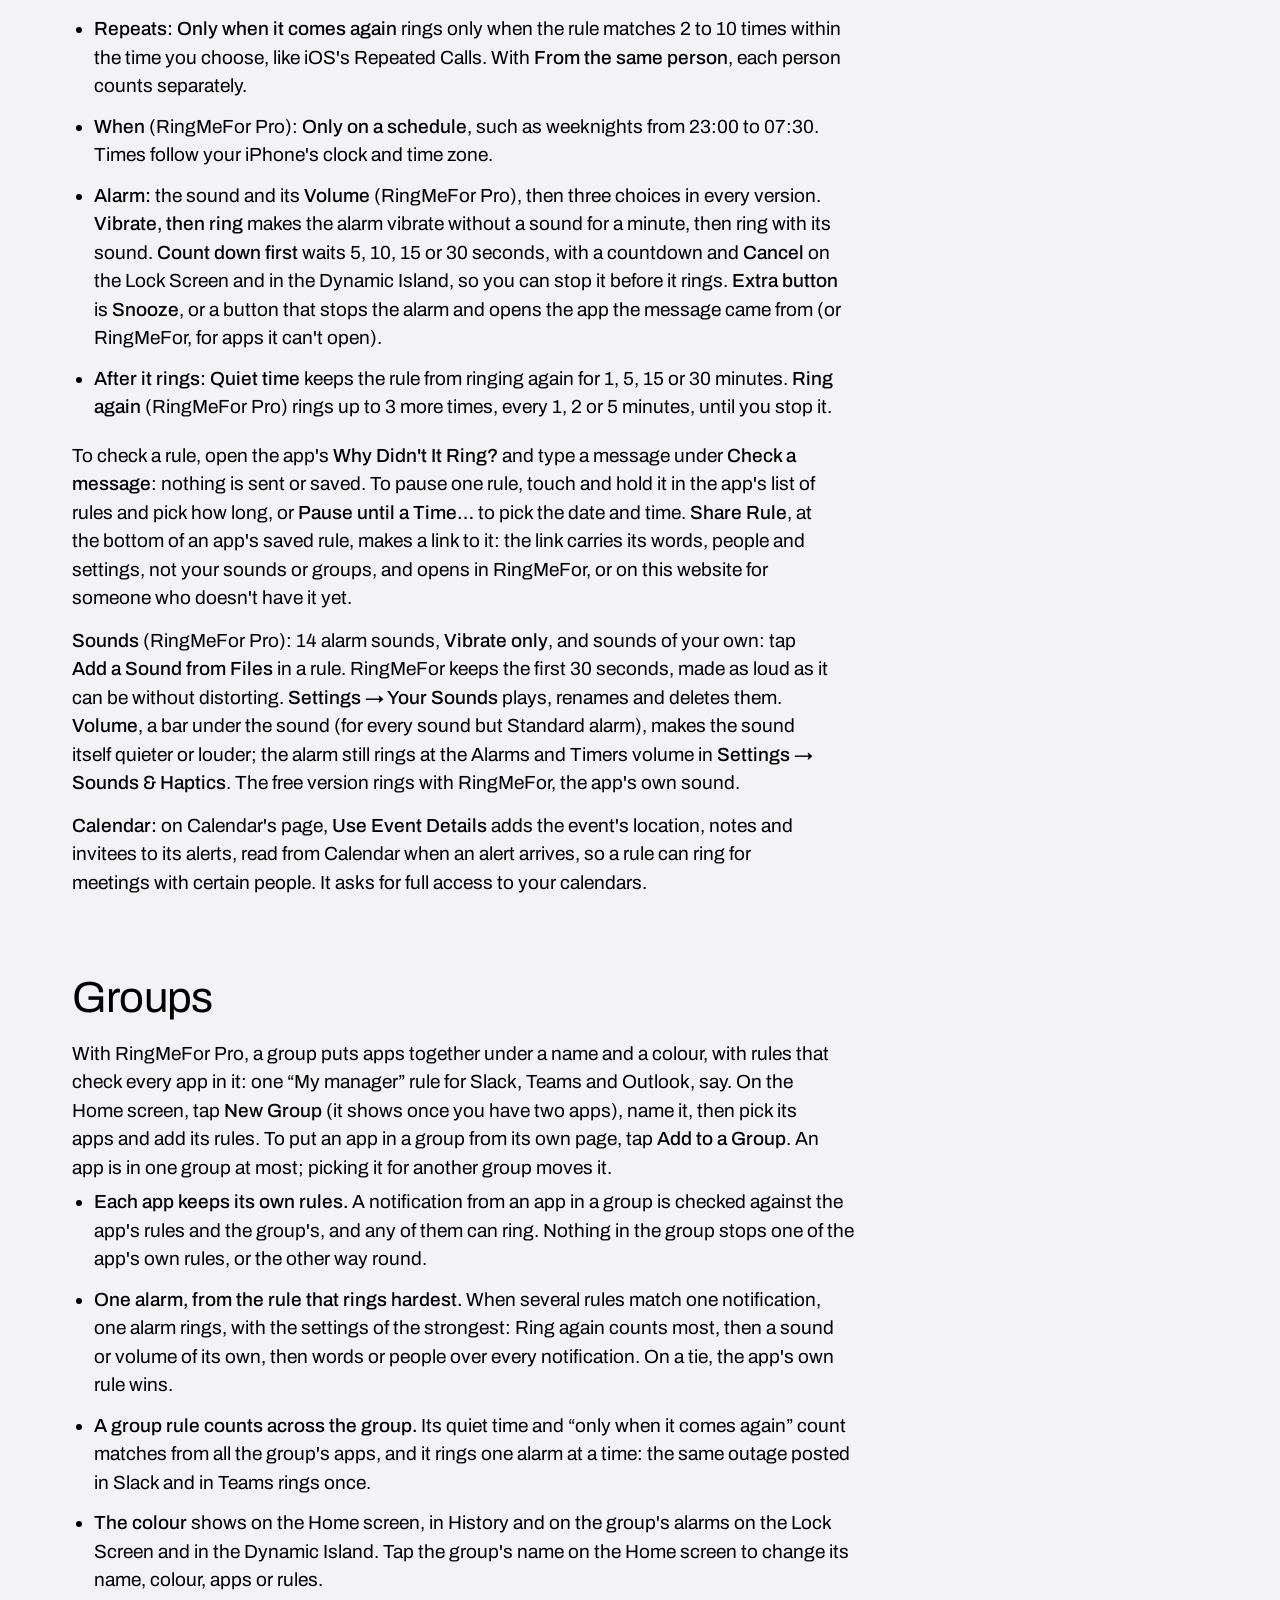
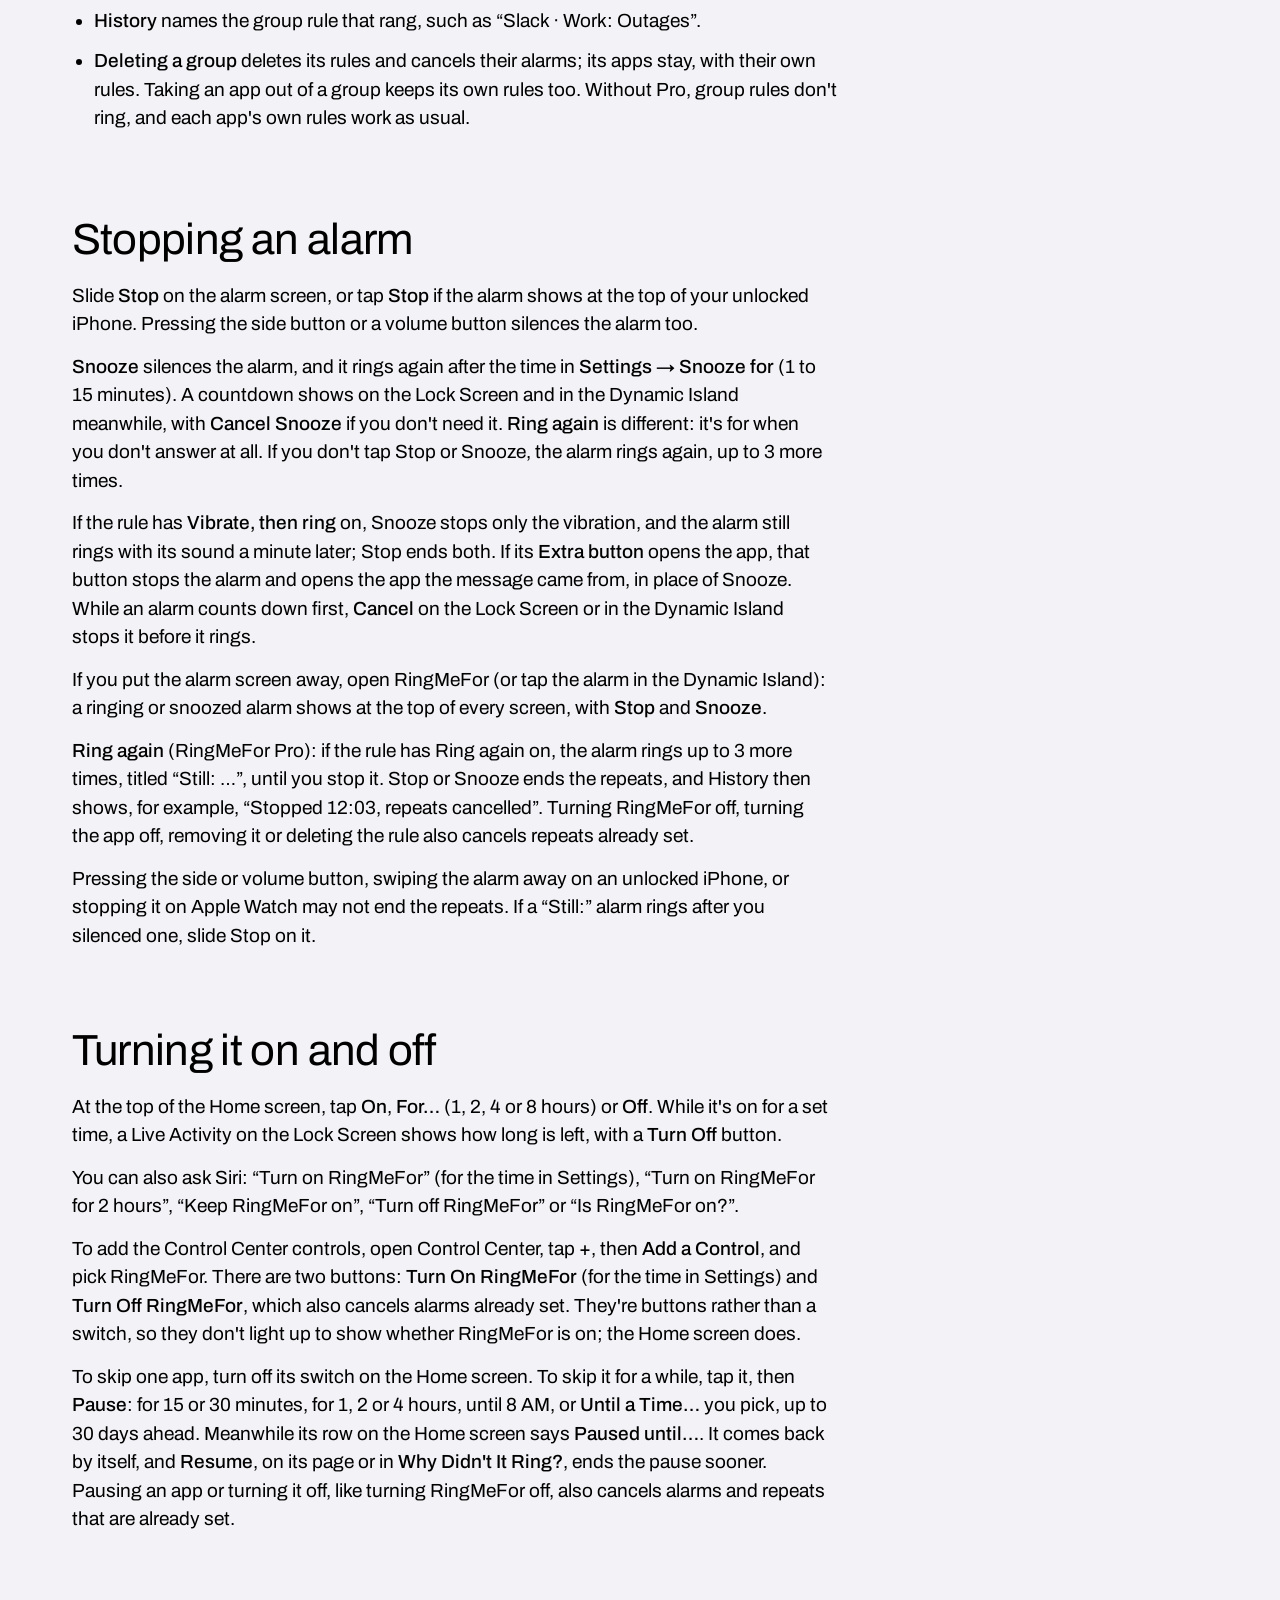
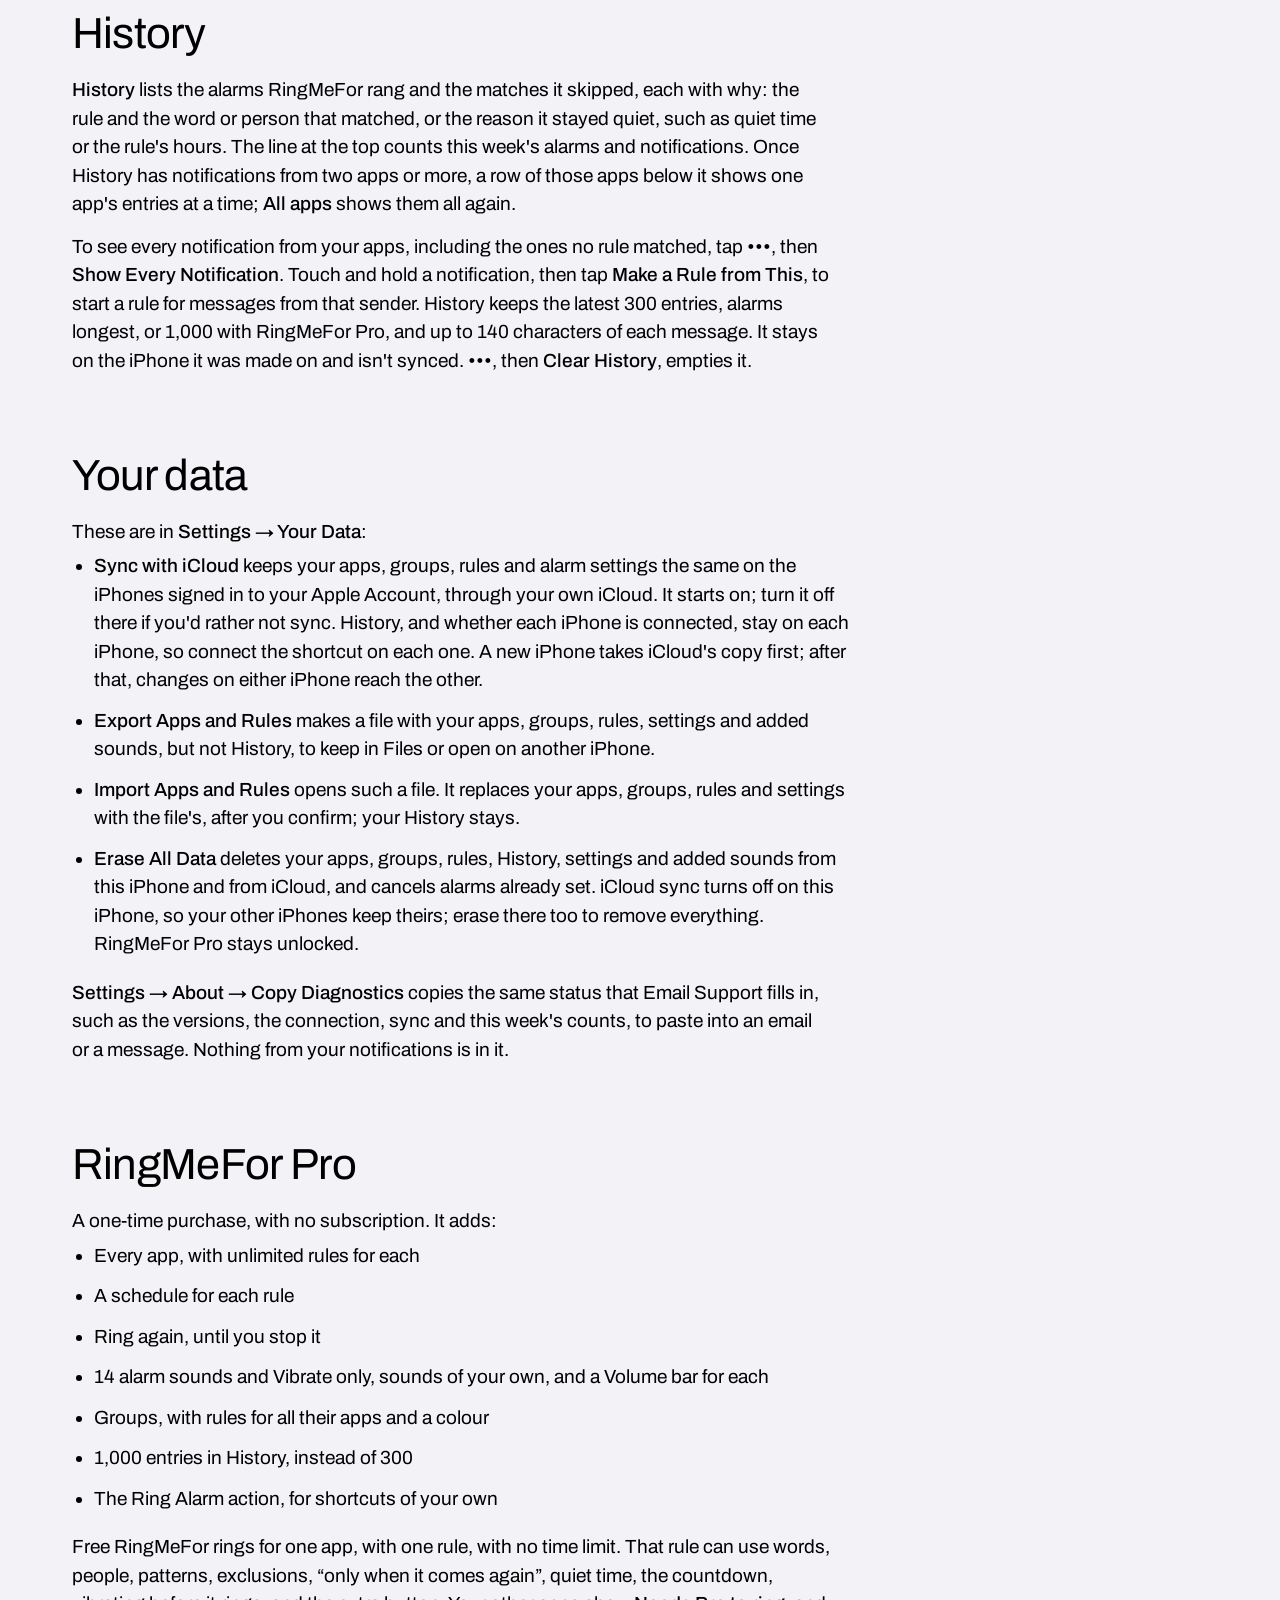
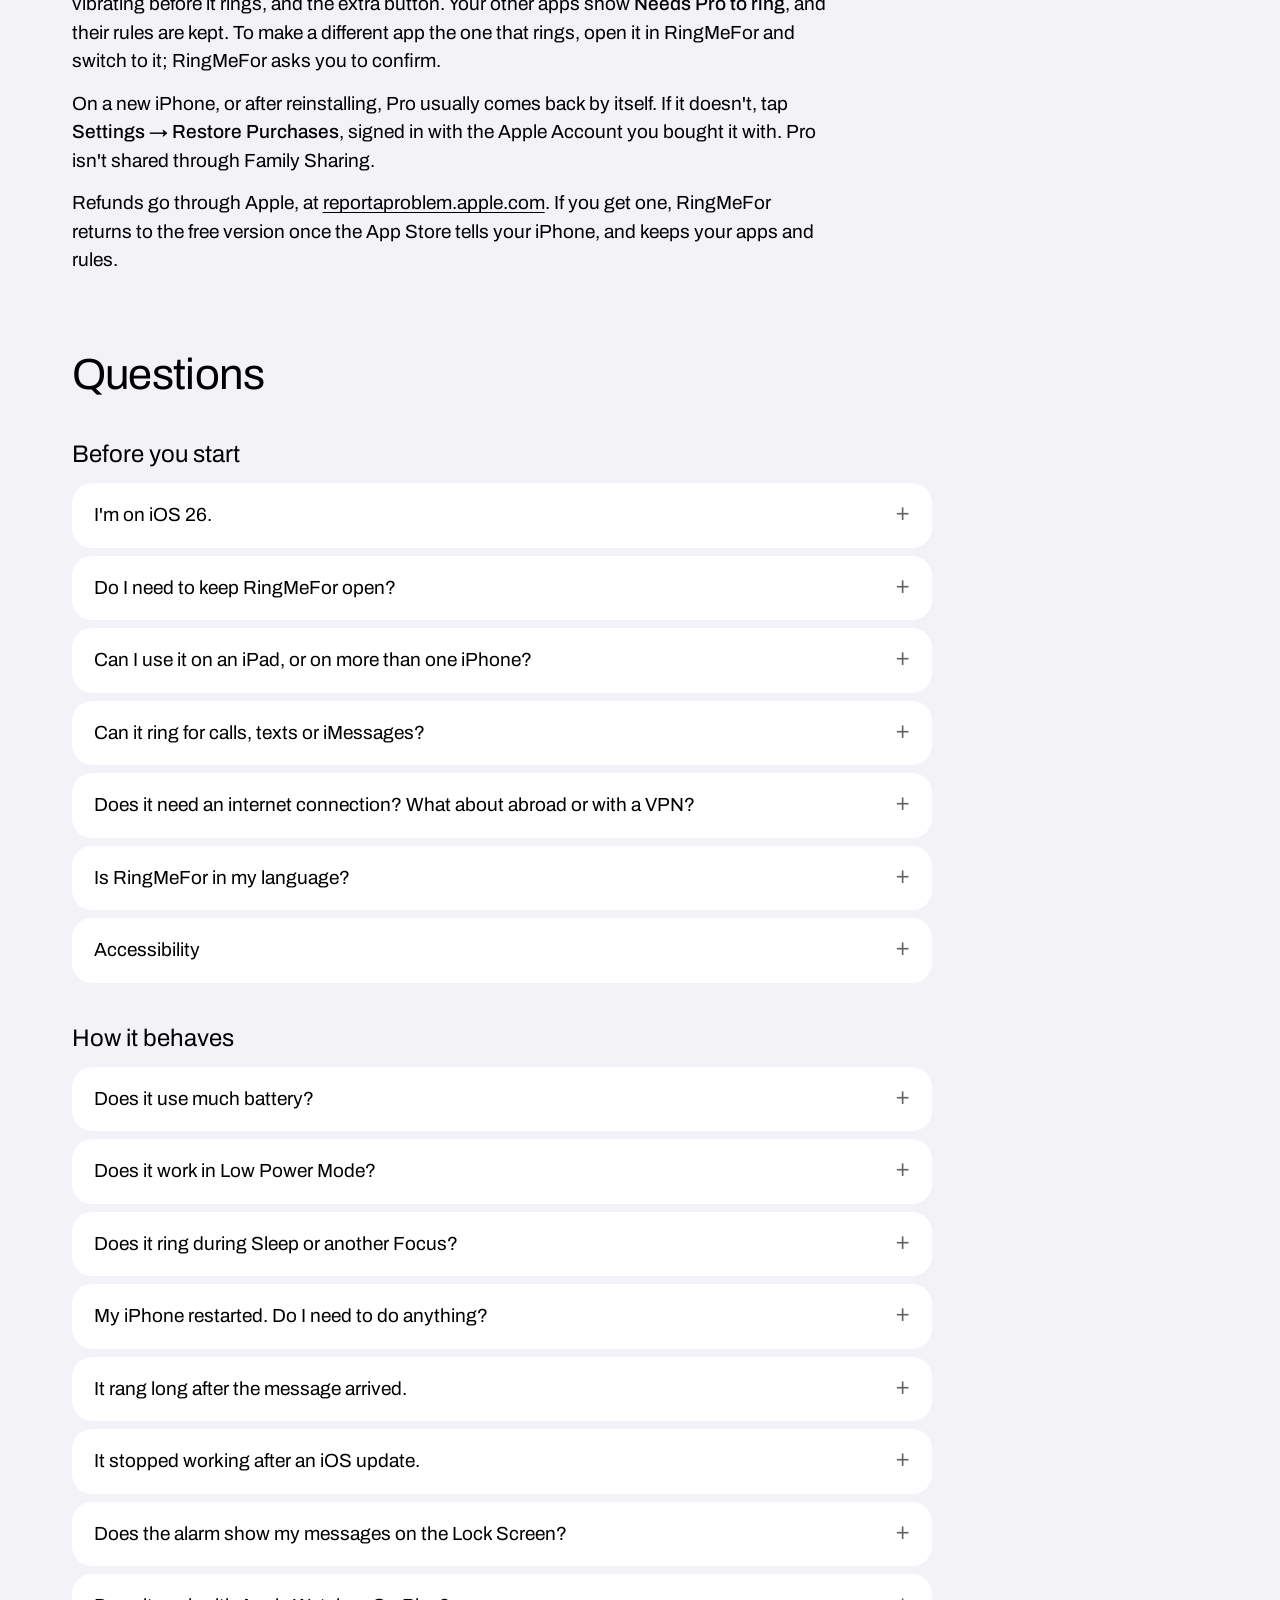
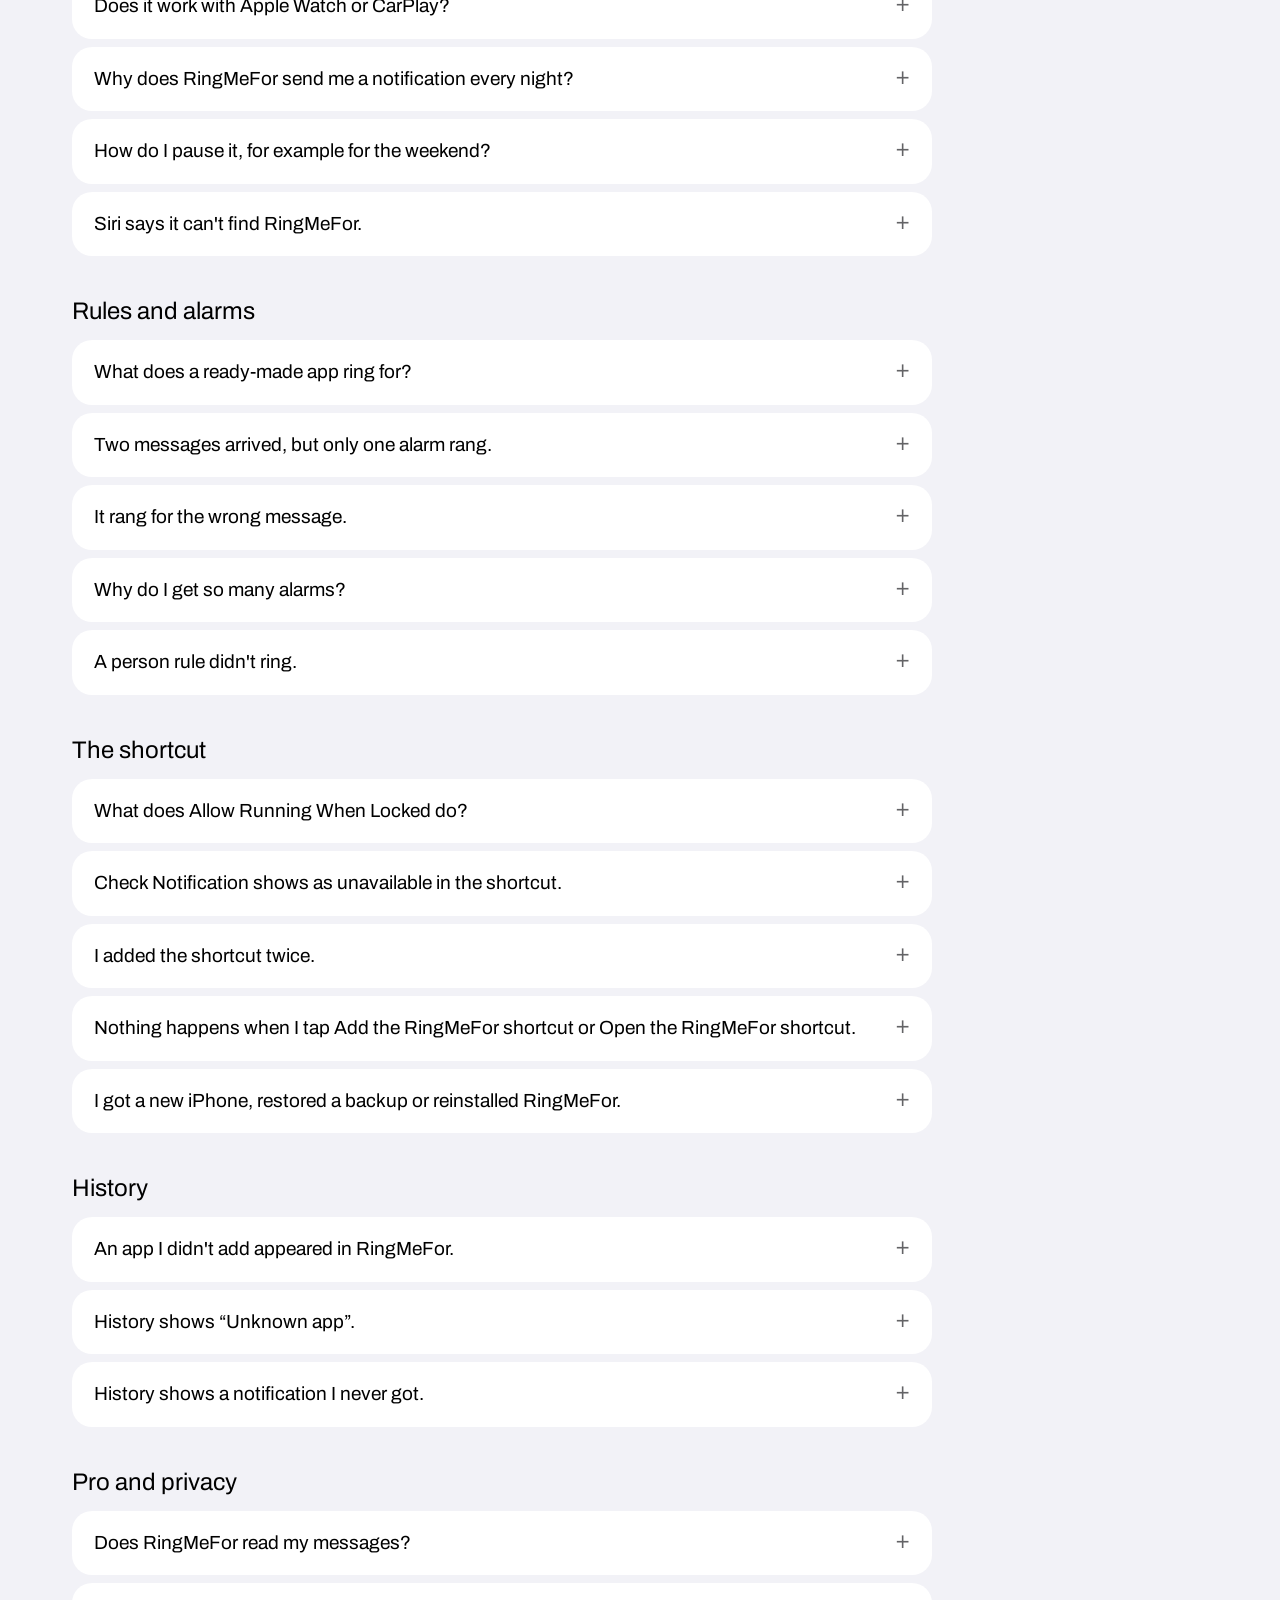
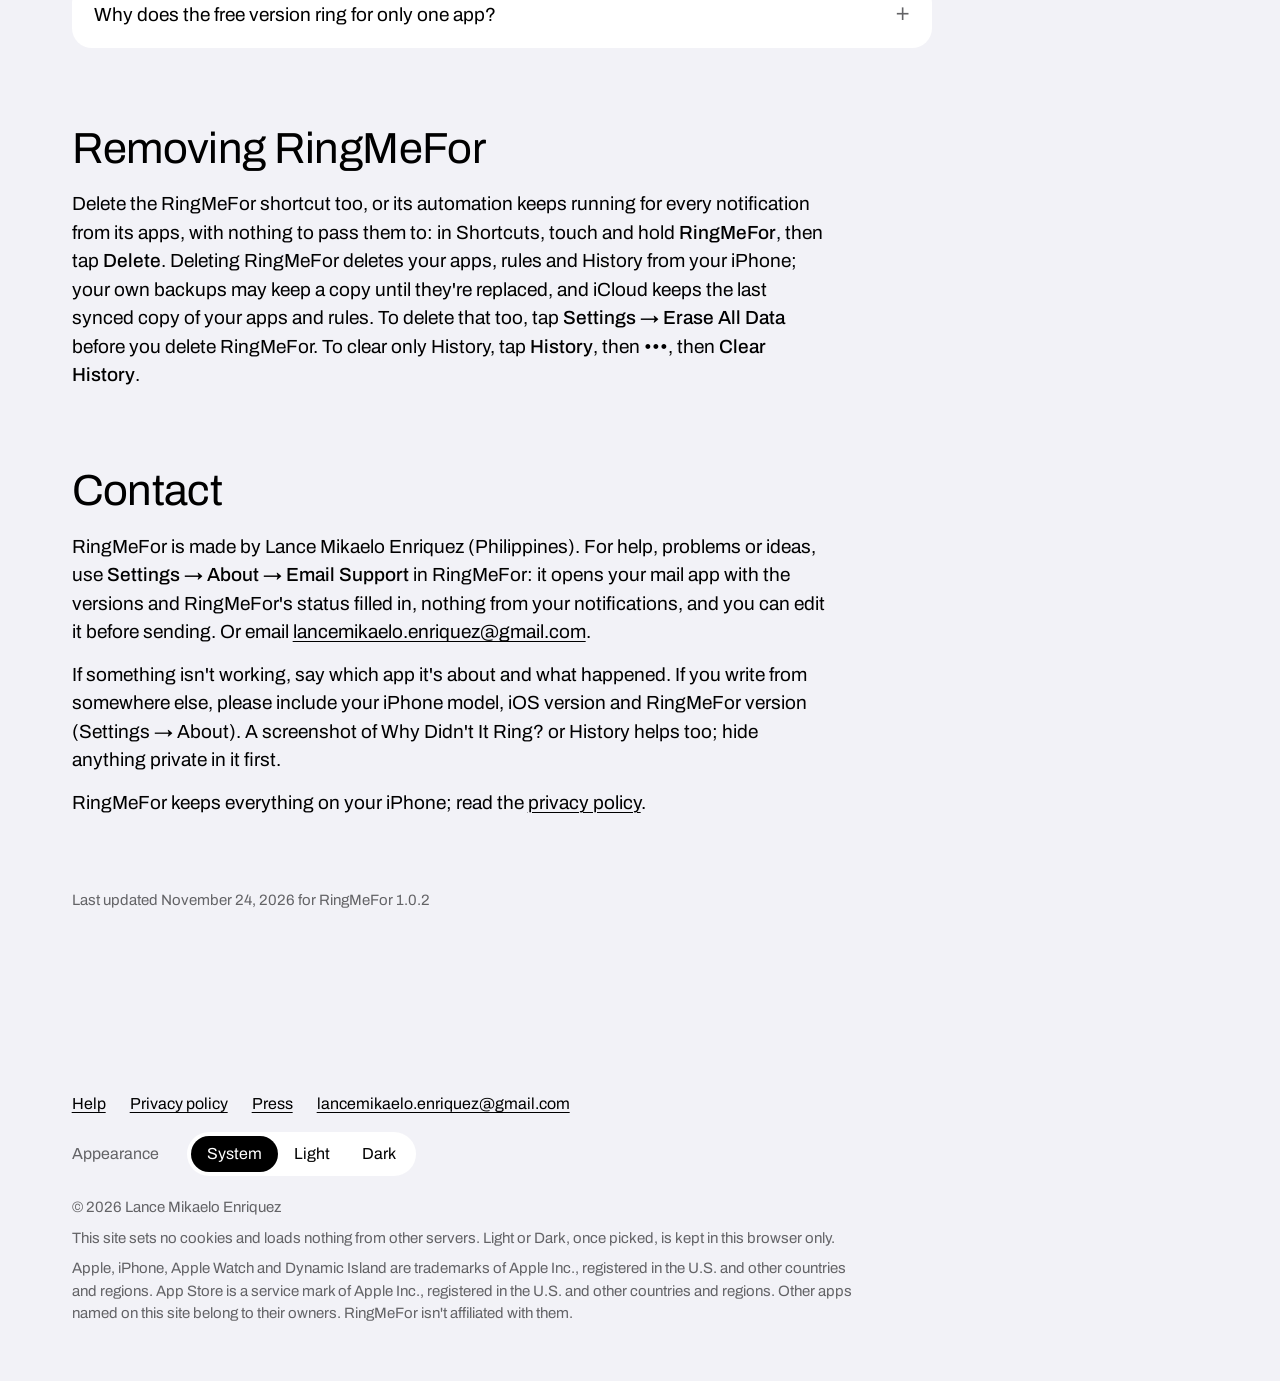
<file: help.html>
<!doctype html>
<html lang="en">
<head>
<meta charset="utf-8">
<meta name="viewport" content="width=device-width, initial-scale=1">
<!-- config:urls --><link rel="canonical" href="https://ringmefor.github.io/help.html"><meta property="og:url" content="https://ringmefor.github.io/help.html"><meta property="og:image" content="https://ringmefor.github.io/images/og.png"><!-- /config:urls -->
<!-- config:smart-banner --><meta name="apple-itunes-app" content="app-id=6828677351"><!-- /config:smart-banner -->
<title>Help: RingMeFor, notification alarm for iPhone</title>
<meta name="description" content="Help for RingMeFor: what to check when it didn't ring, setting it up, stopping an alarm, Pro, and answers to common questions.">
<meta property="og:type" content="website">
<meta property="og:title" content="Help: RingMeFor">
<meta property="og:description" content="What to check when it didn't ring, setting it up, stopping an alarm, Pro, and answers to common questions.">
<meta name="twitter:card" content="summary_large_image">
<meta name="theme-color" content="#f2f2f7">
<link rel="icon" href="images/favicon-32.png" sizes="32x32">
<link rel="icon" href="images/favicon-64.png" sizes="64x64">
<link rel="apple-touch-icon" href="images/apple-touch-icon.png">
<link rel="preload" href="fonts/Archivo.woff2" as="font" type="font/woff2" crossorigin>
<link rel="stylesheet" href="site.css?v=186e6649">
<script>
// The theme picked on this site (theme.js), applied before the page draws.
(function () {
  var root = document.documentElement;
  root.classList.add("js");
  try {
    var theme = localStorage.getItem("ringmefor-theme");
    if (theme === "light" || theme === "dark") root.setAttribute("data-theme", theme);
  } catch (error) {}
})();
</script>
</head>
<body>
<div class="wrap">
  <header class="site-header">
    <a class="wordmark" href="./">RingMeFor</a>
    <button class="menu-toggle" type="button" aria-expanded="false" aria-controls="site-nav">Menu</button>
    <nav id="site-nav" aria-label="Main">
      <a href="./#how-it-works">How it works</a>
      <a href="./#setup">Setup</a>
      <a href="./#price">Price</a>
      <a href="rulebook.html">Rulebook</a>
      <a href="help.html" aria-current="page">Help</a>
    </nav>
    <button class="theme-toggle" type="button" aria-pressed="false" aria-label="Dark mode"><svg class="icon-moon" width="21" height="21" viewBox="0 0 24 24" aria-hidden="true"><path d="M20.5 14.2A8.5 8.5 0 0 1 9.8 3.5a8.5 8.5 0 1 0 10.7 10.7z" fill="none" stroke="currentColor" stroke-width="1.7" stroke-linejoin="round"/></svg><svg class="icon-sun" width="21" height="21" viewBox="0 0 24 24" aria-hidden="true" hidden><circle cx="12" cy="12" r="4.2" fill="none" stroke="currentColor" stroke-width="1.7"/><path d="M12 2.5v2.2M12 19.3v2.2M2.5 12h2.2M19.3 12h2.2M5.3 5.3l1.6 1.6M17.1 17.1l1.6 1.6M5.3 18.7l1.6-1.6M17.1 6.9l1.6-1.6" stroke="currentColor" stroke-width="1.7" stroke-linecap="round"/></svg></button>
  </header>

  <main class="page-main help">
    <h1 class="page-line" id="help">Help me.</h1>
    <p class="checked"><!-- config:checked --><!-- /config:checked --></p>
    <div class="help-search">
      <label class="sr-only" for="help-search">Search help</label>
      <input id="help-search" type="search" placeholder="Search help" autocomplete="off" spellcheck="false" enterkeyhint="search">
      <p class="search-empty" role="status" aria-live="polite"></p>
    </div>
    <nav class="jump" aria-label="On this page">
      <a href="#not-ringing">It didn't ring</a>
      <a href="#set-up">Set up</a>
      <a href="#rules">Rules</a>
      <a href="#groups">Groups</a>
      <a href="#stopping">Stopping an alarm</a>
      <a href="#your-data">Your data</a>
      <a href="#pro">Pro</a>
      <a href="#questions">Questions</a>
      <a href="#contact">Contact</a>
    </nav>

    <section class="help-part" aria-labelledby="not-ringing">
      <h2 id="not-ringing">It didn't ring</h2>
      <p>Start in the app: tap the app on RingMeFor's Home screen, then <strong>Why Didn't It Ring?</strong>. It checks everything RingMeFor can see, and lists what to look at. The usual causes:</p>
      <div class="faq causes">
<details class="slab-q"><summary>The app isn't in the RingMeFor shortcut.</summary><div class="answer"><ol class="fix"><li><span>In Shortcuts, open the RingMeFor shortcut and tap <strong>Edit</strong>.</span></li><li><span>Read the app names in “When I receive a notification from …”.</span></li><li><span>Missing from the list? Tap <strong>+</strong> next to the app names, then find your app and tap it.</span></li></ol></div></details>
<details class="slab-q"><summary>The automation is switched off.</summary><div class="answer"><ol class="fix"><li><span>In Shortcuts, open the RingMeFor shortcut and tap <strong>Edit</strong>.</span></li><li><span>Tap the round arrow next to <strong>+</strong>.</span></li><li><span>The <strong>Automation</strong> switch needs to be on. <strong>Notify</strong> can stay off: it only adds a banner each time the shortcut runs.</span></li></ol></div></details>
<details class="slab-q"><summary>Allow Running When Locked is off, so nothing rings while your iPhone is locked.</summary><div class="answer"><ol class="fix"><li><span>In Shortcuts, open the RingMeFor shortcut and tap <strong>Edit</strong>.</span></li><li><span>Tap <strong>ⓘ</strong> at the bottom, then <strong>Privacy</strong>, and turn on Allow Running When Locked.</span></li></ol></div></details>
<details class="slab-q"><summary>RingMeFor is hidden or requires Face ID.</summary><div class="answer"><ol class="fix"><li><span>Alarms from an app that's hidden or requires Face ID never ring.</span></li><li><span>Touch and hold the RingMeFor icon: if the menu says <strong>Don't Require Face ID</strong>, tap it.</span></li></ol></div></details>
<details class="slab-q"><summary>The app's notifications may be off.</summary><div class="answer"><p>RingMeFor only hears notifications your iPhone receives. In <strong>Settings → Notifications</strong>, open the app and turn on <strong>Allow Notifications</strong>. Check the app's own settings too: some only notify for mentions, or not while you're active on a computer.</p></div></details>
<details class="slab-q"><summary>A Focus, such as Sleep, or Scheduled Summary may be holding back the app's notifications.</summary><div class="answer"><ol class="fix"><li><span>Allow the app in each Focus you use: <strong>Settings → Focus</strong>.</span></li><li><span>Keep it out of <strong>Settings → Notifications → Scheduled Summary</strong>.</span></li></ol></div></details>
<details class="slab-q"><summary>The app didn't send a notification.</summary><div class="answer"><ul class="fix"><li><span>Check <strong>Settings → Notifications</strong> and the app's own settings: some apps only notify for mentions.</span></li></ul></div></details>
<details class="slab-q"><summary>RingMeFor is off, the app is off or paused, or the app shows Needs Pro to ring.</summary><div class="answer"><ol class="fix"><li><span>Tap <strong>On</strong> at the top of RingMeFor's Home screen, and turn on the app's switch.</span></li><li><span>If the app's page says <strong>Paused until…</strong>, tap <strong>Resume</strong>. A paused rule says “paused until …” under its name: touch and hold it, then tap <strong>Resume</strong>.</span></li><li><span>If the app shows <strong>Needs Pro to ring</strong>: free RingMeFor rings for one app (see <a href="#pro">RingMeFor Pro</a>).</span></li></ol></div></details>
<details class="slab-q"><summary>No rule matched, or the rule was outside its hours, in its quiet time or waiting for the message to come again.</summary><div class="answer"><ol class="fix"><li><span>On the app's page, tap <strong>Why Didn't It Ring?</strong> and type the message under <strong>Check a message</strong>: it says whether it would ring, and which rule.</span></li><li><span><strong>History</strong> says why each notification did or didn't ring; to see the ones no rule matched, tap <strong>•••</strong>, then <strong>Show Every Notification</strong>.</span></li></ol></div></details>
<details class="slab-q"><summary>An alarm for that app was still ringing or counting down.</summary><div class="answer"><ul class="fix"><li><span>A new notification from the same app doesn't add a second alarm while one is ringing or counting down. A group's rule rings one alarm at a time too, across the group's apps.</span></li></ul></div></details>
<details class="slab-q"><summary>The notification reached RingMeFor late.</summary><div class="answer"><ul class="fix"><li><span>If <strong>Settings → Skip if late by</strong> is set, a notification that reaches RingMeFor later than that after it was sent doesn't ring, and History says “Skipped: sent … before it reached RingMeFor”. Choose a longer time, or <strong>Never skip</strong>. Time Sensitive notifications are never skipped for being late.</span></li></ul></div></details>
<details class="slab-q"><summary>iOS didn't run the shortcut.</summary><div class="answer"><ul class="fix"><li><span>If History has nothing near that time, this is the likely cause: iOS sometimes doesn't run it, especially when several notifications arrive within seconds.</span></li></ul></div></details>
<details class="slab-q"><summary>Alarms aren't allowed for RingMeFor.</summary><div class="answer"><ul class="fix"><li><span>The Home screen says so; tap the button there to fix it.</span></li></ul></div></details>
<details class="slab-q"><summary>Your iPhone restarted and hasn't been unlocked since.</summary><div class="answer"><ul class="fix"><li><span>Unlock it once.</span></li></ul></div></details>
<details class="slab-q"><summary>Your alarm volume is low.</summary><div class="answer"><ol class="fix"><li><span>Open <strong>Settings → Sounds &amp; Haptics</strong> and check the Ringtone slider.</span></li><li><span>Under <strong>Alarms and Timers</strong>, check <strong>Match Ringtone Volume</strong> and its slider.</span></li></ol></div></details>
      </div>
      <p>Then run <strong>Settings → Test with the Phone Locked</strong> to check the whole chain. To hear an alarm without the shortcut, tap the app, then <strong>Ring a Test Alarm</strong>; it rings in a few seconds.</p>
    </section>

    <section class="help-part" aria-labelledby="set-up">
      <h2 id="set-up">Set up</h2>
      <ol class="steps">
  <li><span>Open RingMeFor and follow the setup: it explains the alarms, iOS asks whether RingMeFor may set alarms, and you pick the apps that should ring. Then it sets up the RingMeFor shortcut with you, one step a page, the steps below.</span></li>
  <li><span><strong>Add the RingMeFor shortcut</strong> opens Shortcuts: tap <strong>Add Shortcut</strong> there, then return to RingMeFor. One shortcut covers all your apps, and it can already run while your iPhone is locked. Have it from before you reinstalled RingMeFor? Tap <strong>I already have it</strong> instead.</span></li>
  <li><div>Next, add your apps to the RingMeFor shortcut. Tap <strong>Open the RingMeFor shortcut</strong>, then <strong>Edit</strong> at the top right. Tap <strong>+</strong> next to the app names, then find one of your apps and tap it. Add each of the others the same way. Only apps on your iPhone are in the list. Reminders is already there, so if it's your only app, setup skips this page.<figure class="help-shot"><img src="images/help-shortcut-apps.png" width="900" height="401" alt="The RingMeFor shortcut in Shortcuts: “When I receive a notification from RingMeFor or Reminders”, then a + button to add another app."></figure></div></li>
  <li><div><strong>Don't skip this one.</strong> Still in the shortcut's editor (<strong>Open the RingMeFor shortcut</strong>, then <strong>Edit</strong>), tap the round arrow next to <strong>+</strong>. The <strong>Automation</strong> switch needs to be on. <strong>Notify</strong> can stay off: it only adds a banner each time the shortcut runs. A shortcut added from a link starts with its automation off, and RingMeFor hears nothing until you switch it on.<figure class="help-shot"><img src="images/help-automation.png" width="900" height="553" alt="The RingMeFor shortcut's two switches, with the Automation switch turned on."></figure></div></li>
  <li><span>Return to RingMeFor. On the last page (or later in <strong>Settings</strong>), tap <strong>Test with the Phone Locked</strong>, then <strong>Start the Test</strong>. If iOS asks whether RingMeFor may send notifications, allow it: the test uses a notification from RingMeFor itself. Then lock your iPhone. The first time, go to the Home Screen instead, so you can answer if Shortcuts asks whether RingMeFor can run: tap <strong>Always Allow</strong>, then run the test again with your iPhone locked. A test alarm rings within about 20 seconds; if it doesn't, the screen lists what to check.</span></li>
  <li><span>Wait for a notification from your app, or ask someone to message you there. When RingMeFor hears from it, the app's row on the Home screen says Connected. A message rings only if it matches the app's rule: see <a href="#ready-made-rules">what a ready-made app rings for</a>.</span></li>
</ol>
      <p class="note">Skipped setup? Until the shortcut is set up, the Home screen shows <strong>Finish setting up</strong>: tap <strong>Set Up the Shortcut</strong> for the same steps. Adding an app or tapping <strong>Connect</strong> takes you there too.</p>
      <p class="note">There's no need to run the shortcut yourself with ▶. It runs by itself when a notification arrives. Keep its name, RingMeFor: RingMeFor's buttons open it by that name.</p>
<p class="note">Remove apps you don't use from the RingMeFor shortcut (open it and tap the apps after “When I receive a notification from”). Every notification from a listed app runs the shortcut, and iOS can skip one that arrives while another is being checked.</p>
    </section>

    <section class="help-part" aria-labelledby="add-app">
      <h2 id="add-app">Adding an app later</h2>
      <p>On RingMeFor's Home screen, tap <strong>Add Apps</strong> and pick the app from the 77 ready-made ones, or type its name under <strong>Another app</strong>, then tap <strong>Add</strong>. The RingMeFor shortcut only passes on the apps it lists, so RingMeFor goes straight on to adding them there: tap <strong>Open the RingMeFor shortcut</strong>, then <strong>Edit</strong>, tap <strong>+</strong> next to the app names, then find each new app and tap it. If one is already listed there, as many were in the shortcut from RingMeFor 1.0, there's nothing to add for it. Each one turns green as soon as one of its notifications comes through. If you tap <strong>Done</strong> before that, the app shows <strong>Not connected yet</strong> on the Home screen; tap it, then <strong>Connect</strong>.</p>
<p>Free RingMeFor rings for one app, with one rule. You can still add as many apps as you like: the others show <strong>Needs Pro to ring</strong>, and you can choose which app is the one that rings (see <a href="#pro">RingMeFor Pro</a>).</p>
    </section>

    <section class="help-part" aria-labelledby="good-to-know">
      <h2 id="good-to-know">Good to know</h2>
      <ul class="plain-list">
    <li>RingMeFor needs iOS 27 or later. iOS doesn't let apps read other apps' notifications, so a Shortcuts automation, the RingMeFor shortcut, passes them to RingMeFor. You set it up once.</li>
    <li>Like any automation, it depends on iOS delivering the notification and running the shortcut, and iOS can skip a run, especially when several notifications arrive within seconds. Use RingMeFor as a backup for the messages you care about, not as an emergency, medical or safety alarm. If an app offers Critical Alerts, keep them on.</li>
    <li>After your iPhone restarts, nothing rings until you unlock it once.</li>
    <li>Alarms from a RingMeFor that's hidden or requires Face ID never ring.</li>
  </ul>
    </section>

    <section class="help-part" aria-labelledby="rules">
      <h2 id="rules">Rules</h2>
      <p>Each app has its own rules: tap the app on the Home screen, then a rule, or <strong>Add a Rule</strong>. An app rings when any of its rules that's on matches a notification. A rule has these parts, top to bottom:</p>
      <ul class="plain-list">
    <li><strong>Ring for:</strong> <strong>Every notification</strong>, or <strong>Only certain words or people</strong>. Words match anywhere in the notification; capital letters, accents, plurals and hyphens don't matter, so “outage” also matches “Outages” and “sev1” matches “SEV-1”. A person matches when the message is from them, not when it only mentions them.</li>
    <li><strong>Advanced matching:</strong> <strong>Match whole words only</strong> starts on, so “urgent” doesn't match “nonurgent”. Patterns are regular expressions, for text that changes: “order #\d+” matches any order number.</li>
    <li><strong>Never ring if it mentions:</strong> words that keep the rule quiet, like “resolved” or “test”.</li>
    <li><strong>Repeats:</strong> <strong>Only when it comes again</strong> rings only when the rule matches 2 to 10 times within the time you choose, like iOS's Repeated Calls. With <strong>From the same person</strong>, each person counts separately.</li>
    <li><strong>When</strong> (RingMeFor Pro): <strong>Only on a schedule</strong>, such as weeknights from 23:00 to 07:30. Times follow your iPhone's clock and time zone.</li>
    <li><strong>Alarm:</strong> the sound and its <strong>Volume</strong> (RingMeFor Pro), then three choices in every version. <strong>Vibrate, then ring</strong> makes the alarm vibrate without a sound for a minute, then ring with its sound. <strong>Count down first</strong> waits 5, 10, 15 or 30 seconds, with a countdown and <strong>Cancel</strong> on the Lock Screen and in the Dynamic Island, so you can stop it before it rings. <strong>Extra button</strong> is <strong>Snooze</strong>, or a button that stops the alarm and opens the app the message came from (or RingMeFor, for apps it can't open).</li>
    <li><strong>After it rings:</strong> <strong>Quiet time</strong> keeps the rule from ringing again for 1, 5, 15 or 30 minutes. <strong>Ring again</strong> (RingMeFor Pro) rings up to 3 more times, every 1, 2 or 5 minutes, until you stop it.</li>
  </ul>
      <p>To check a rule, open the app's <strong>Why Didn't It Ring?</strong> and type a message under <strong>Check a message</strong>: nothing is sent or saved. To pause one rule, touch and hold it in the app's list of rules and pick how long, or <strong>Pause until a Time…</strong> to pick the date and time. <strong>Share Rule</strong>, at the bottom of an app's saved rule, makes a link to it: the link carries its words, people and settings, not your sounds or groups, and opens in RingMeFor, or on this website for someone who doesn't have it yet.</p>
<p><strong>Sounds</strong> (RingMeFor Pro): 14 alarm sounds, <strong>Vibrate only</strong>, and sounds of your own: tap <strong>Add a Sound from Files</strong> in a rule. RingMeFor keeps the first 30 seconds, made as loud as it can be without distorting. <strong>Settings → Your Sounds</strong> plays, renames and deletes them. <strong>Volume</strong>, a bar under the sound (for every sound but Standard alarm), makes the sound itself quieter or louder; the alarm still rings at the Alarms and Timers volume in <strong>Settings → Sounds &amp; Haptics</strong>. The free version rings with RingMeFor, the app's own sound.</p>
<p><strong>Calendar:</strong> on Calendar's page, <strong>Use Event Details</strong> adds the event's location, notes and invitees to its alerts, read from Calendar when an alert arrives, so a rule can ring for meetings with certain people. It asks for full access to your calendars.</p>
    </section>

    <section class="help-part" aria-labelledby="groups">
      <h2 id="groups">Groups</h2>
      <p>With RingMeFor Pro, a group puts apps together under a name and a colour, with rules that check every app in it: one “My manager” rule for Slack, Teams and Outlook, say. On the Home screen, tap <strong>New Group</strong> (it shows once you have two apps), name it, then pick its apps and add its rules. To put an app in a group from its own page, tap <strong>Add to a Group</strong>. An app is in one group at most; picking it for another group moves it.</p>
      <ul class="plain-list">
    <li><strong>Each app keeps its own rules.</strong> A notification from an app in a group is checked against the app's rules and the group's, and any of them can ring. Nothing in the group stops one of the app's own rules, or the other way round.</li>
    <li><strong>One alarm, from the rule that rings hardest.</strong> When several rules match one notification, one alarm rings, with the settings of the strongest: Ring again counts most, then a sound or volume of its own, then words or people over every notification. On a tie, the app's own rule wins.</li>
    <li><strong>A group rule counts across the group.</strong> Its quiet time and “only when it comes again” count matches from all the group's apps, and it rings one alarm at a time: the same outage posted in Slack and in Teams rings once.</li>
    <li><strong>The colour</strong> shows on the Home screen, in History and on the group's alarms on the Lock Screen and in the Dynamic Island. Tap the group's name on the Home screen to change its name, colour, apps or rules.</li>
    <li><strong>History</strong> names the group rule that rang, such as “Slack · Work: Outages”.</li>
    <li><strong>Deleting a group</strong> deletes its rules and cancels their alarms; its apps stay, with their own rules. Taking an app out of a group keeps its own rules too. Without Pro, group rules don't ring, and each app's own rules work as usual.</li>
  </ul>
    </section>

    <section class="help-part" aria-labelledby="stopping">
      <h2 id="stopping">Stopping an alarm</h2>
      <p>Slide <strong>Stop</strong> on the alarm screen, or tap <strong>Stop</strong> if the alarm shows at the top of your unlocked iPhone. Pressing the side button or a volume button silences the alarm too.</p>
<p><strong>Snooze</strong> silences the alarm, and it rings again after the time in <strong>Settings → Snooze for</strong> (1 to 15 minutes). A countdown shows on the Lock Screen and in the Dynamic Island meanwhile, with <strong>Cancel Snooze</strong> if you don't need it. <strong>Ring again</strong> is different: it's for when you don't answer at all. If you don't tap Stop or Snooze, the alarm rings again, up to 3 more times.</p>
<p>If the rule has <strong>Vibrate, then ring</strong> on, Snooze stops only the vibration, and the alarm still rings with its sound a minute later; Stop ends both. If its <strong>Extra button</strong> opens the app, that button stops the alarm and opens the app the message came from, in place of Snooze. While an alarm counts down first, <strong>Cancel</strong> on the Lock Screen or in the Dynamic Island stops it before it rings.</p>
<p>If you put the alarm screen away, open RingMeFor (or tap the alarm in the Dynamic Island): a ringing or snoozed alarm shows at the top of every screen, with <strong>Stop</strong> and <strong>Snooze</strong>.</p>
<p><strong>Ring again</strong> (RingMeFor Pro): if the rule has Ring again on, the alarm rings up to 3 more times, titled “Still: …”, until you stop it. Stop or Snooze ends the repeats, and History then shows, for example, “Stopped 12:03, repeats cancelled”. Turning RingMeFor off, turning the app off, removing it or deleting the rule also cancels repeats already set.</p>
<p>Pressing the side or volume button, swiping the alarm away on an unlocked iPhone, or stopping it on Apple Watch may not end the repeats. If a “Still:” alarm rings after you silenced one, slide Stop on it.</p>
    </section>

    <section class="help-part" aria-labelledby="on-off">
      <h2 id="on-off">Turning it on and off</h2>
      <p>At the top of the Home screen, tap <strong>On</strong>, <strong>For…</strong> (1, 2, 4 or 8 hours) or <strong>Off</strong>. While it's on for a set time, a Live Activity on the Lock Screen shows how long is left, with a <strong>Turn Off</strong> button.</p>
<p>You can also ask Siri: “Turn on RingMeFor” (for the time in Settings), “Turn on RingMeFor for 2 hours”, “Keep RingMeFor on”, “Turn off RingMeFor” or “Is RingMeFor on?”.</p>
<p>To add the Control Center controls, open Control Center, tap <strong>+</strong>, then <strong>Add a Control</strong>, and pick RingMeFor. There are two buttons: <strong>Turn On RingMeFor</strong> (for the time in Settings) and <strong>Turn Off RingMeFor</strong>, which also cancels alarms already set. They're buttons rather than a switch, so they don't light up to show whether RingMeFor is on; the Home screen does.</p>
<p>To skip one app, turn off its switch on the Home screen. To skip it for a while, tap it, then <strong>Pause</strong>: for 15 or 30 minutes, for 1, 2 or 4 hours, until 8 AM, or <strong>Until a Time…</strong> you pick, up to 30 days ahead. Meanwhile its row on the Home screen says <strong>Paused until…</strong>. It comes back by itself, and <strong>Resume</strong>, on its page or in <strong>Why Didn't It Ring?</strong>, ends the pause sooner. Pausing an app or turning it off, like turning RingMeFor off, also cancels alarms and repeats that are already set.</p>
    </section>

    <section class="help-part" aria-labelledby="history">
      <h2 id="history">History</h2>
      <p><strong>History</strong> lists the alarms RingMeFor rang and the matches it skipped, each with why: the rule and the word or person that matched, or the reason it stayed quiet, such as quiet time or the rule's hours. The line at the top counts this week's alarms and notifications. Once History has notifications from two apps or more, a row of those apps below it shows one app's entries at a time; <strong>All apps</strong> shows them all again.</p>
<p>To see every notification from your apps, including the ones no rule matched, tap <strong>•••</strong>, then <strong>Show Every Notification</strong>. Touch and hold a notification, then tap <strong>Make a Rule from This</strong>, to start a rule for messages from that sender. History keeps the latest 300 entries, alarms longest, or 1,000 with RingMeFor Pro, and up to 140 characters of each message. It stays on the iPhone it was made on and isn't synced. <strong>•••</strong>, then <strong>Clear History</strong>, empties it.</p>
    </section>

    <section class="help-part" aria-labelledby="your-data">
      <h2 id="your-data">Your data</h2>
      <p>These are in <strong>Settings → Your Data</strong>:</p>
      <ul class="plain-list">
    <li><strong>Sync with iCloud</strong> keeps your apps, groups, rules and alarm settings the same on the iPhones signed in to your Apple Account, through your own iCloud. It starts on; turn it off there if you'd rather not sync. History, and whether each iPhone is connected, stay on each iPhone, so connect the shortcut on each one. A new iPhone takes iCloud's copy first; after that, changes on either iPhone reach the other.</li>
    <li><strong>Export Apps and Rules</strong> makes a file with your apps, groups, rules, settings and added sounds, but not History, to keep in Files or open on another iPhone.</li>
    <li><strong>Import Apps and Rules</strong> opens such a file. It replaces your apps, groups, rules and settings with the file's, after you confirm; your History stays.</li>
    <li><strong>Erase All Data</strong> deletes your apps, groups, rules, History, settings and added sounds from this iPhone and from iCloud, and cancels alarms already set. iCloud sync turns off on this iPhone, so your other iPhones keep theirs; erase there too to remove everything. RingMeFor Pro stays unlocked.</li>
  </ul>
      <p><strong>Settings → About → Copy Diagnostics</strong> copies the same status that Email Support fills in, such as the versions, the connection, sync and this week's counts, to paste into an email or a message. Nothing from your notifications is in it.</p>
    </section>

    <section class="help-part" aria-labelledby="pro">
      <h2 id="pro">RingMeFor Pro</h2>
      <p>A one-time purchase, with no subscription. It adds:</p>
      <ul class="plain-list">
    <li>Every app, with unlimited rules for each</li>
    <li>A schedule for each rule</li>
    <li>Ring again, until you stop it</li>
    <li>14 alarm sounds and Vibrate only, sounds of your own, and a Volume bar for each</li>
    <li>Groups, with rules for all their apps and a colour</li>
    <li>1,000 entries in History, instead of 300</li>
    <li>The Ring Alarm action, for shortcuts of your own</li>
  </ul>
<p>Free RingMeFor rings for one app, with one rule, with no time limit. That rule can use words, people, patterns, exclusions, “only when it comes again”, quiet time, the countdown, vibrating before it rings, and the extra button. Your other apps show <strong>Needs Pro to ring</strong>, and their rules are kept. To make a different app the one that rings, open it in RingMeFor and switch to it; RingMeFor asks you to confirm.</p>
<p>On a new iPhone, or after reinstalling, Pro usually comes back by itself. If it doesn't, tap <strong>Settings → Restore Purchases</strong>, signed in with the Apple Account you bought it with. Pro isn't shared through Family Sharing.</p>
<p>Refunds go through Apple, at <a href="https://reportaproblem.apple.com">reportaproblem.apple.com</a>. If you get one, RingMeFor returns to the free version once the App Store tells your iPhone, and keeps your apps and rules.</p>
    </section>

    <section class="help-part questions-part" aria-labelledby="questions">
      <h2 id="questions">Questions</h2>
<h3 class="group">Before you start</h3>
<div class="faq">
<details class="slab-q" id="ios-26"><summary>I'm on iOS 26.</summary><div class="answer"><p>RingMeFor needs iOS 27 or later, because the Shortcuts automation it relies on, “When I receive a notification from…”, came with iOS 27. To update, open <strong>Settings → General → Software Update</strong>.</p></div></details>
<details class="slab-q" id="keep-open"><summary>Do I need to keep RingMeFor open?</summary><div class="answer"><p>No. When a notification arrives from one of the RingMeFor shortcut's apps, iOS runs the shortcut, which starts RingMeFor for a moment to check it.</p></div></details>
<details class="slab-q" id="second-device"><summary>Can I use it on an iPad, or on more than one iPhone?</summary><div class="answer"><p>RingMeFor is made for iPhone. It may install on an iPad, but it isn't made or tested for one. On a second iPhone, <strong>Sync with iCloud</strong> (Settings → Your Data) brings your apps, groups, rules and alarm settings over and keeps them the same on both. Each iPhone still needs the RingMeFor shortcut and its automation: if you use iCloud for Shortcuts, the shortcut may already be there with its automation switched off, so turn it on (open the shortcut, tap <strong>Edit</strong>, then the round arrow next to <strong>+</strong>) and check Allow Running When Locked. History stays on each iPhone. Pro works on every iPhone signed in with the Apple Account you bought it with.</p></div></details>
<details class="slab-q" id="calls-texts"><summary>Can it ring for calls, texts or iMessages?</summary><div class="answer"><p>Yes, for texts, iMessages and missed calls: Messages and Phone are among RingMeFor's ready-made apps. Add them in RingMeFor and to the RingMeFor shortcut like any other app. Phone's first rule rings when the same caller calls twice within 5 minutes. With RingMeFor Pro, you can also add RingMeFor's <strong>Ring Alarm</strong> action to a Shortcuts automation of your own.</p><p>iOS's own Emergency Bypass is another option for a contact: in <strong>Contacts</strong>, open the person, tap <strong>Edit</strong>, then <strong>Ringtone</strong> or <strong>Text Tone</strong>, and turn it on.</p></div></details>
<details class="slab-q" id="internet"><summary>Does it need an internet connection? What about abroad or with a VPN?</summary><div class="answer"><p>RingMeFor itself doesn't use the internet, so roaming or a VPN doesn't change what it does. The apps you watch need a connection to get their notifications, and buying or restoring Pro needs the App Store. Rules with times follow your iPhone's clock, so they move with your time zone.</p></div></details>
<details class="slab-q" id="language"><summary>Is RingMeFor in my language?</summary><div class="answer"><p>Its screens are in English. Your rules work in any language: capital letters and accents don't matter, and words in Chinese, Japanese and Thai match inside sentences.</p></div></details>
<details class="slab-q" id="accessibility"><summary>Accessibility</summary><div class="answer"><p>RingMeFor's alarms are iOS alarms, with Stop and Snooze, and they also show on a paired Apple Watch. Its screens follow Dark Mode and your text size; at the largest sizes, rows stack so nothing is cut short. If something in RingMeFor is hard to use with VoiceOver, larger text or another accessibility setting, please <a href="#contact">email me</a>: it helps me fix it.</p></div></details>
</div>
<h3 class="group">How it behaves</h3>
<div class="faq">
<details class="slab-q" id="battery"><summary>Does it use much battery?</summary><div class="answer"><p>It's made to use little. RingMeFor doesn't run in the background on its own and uses no network. iOS starts it for a moment for each notification from the apps in the RingMeFor shortcut, including apps you haven't added in RingMeFor, so remove apps you don't use from the shortcut. <strong>Settings → Battery</strong> shows how much it uses on your iPhone.</p></div></details>
<details class="slab-q" id="low-power"><summary>Does it work in Low Power Mode?</summary><div class="answer"><p>It should: Low Power Mode doesn't turn off notifications or alarms, though some apps check for new messages less often in it, and RingMeFor can only ring once the notification arrives. It hasn't been tested on every iPhone, so turn on Low Power Mode and run <strong>Settings → Test with the Phone Locked</strong> to check yours.</p></div></details>
<details class="slab-q" id="focus"><summary>Does it ring during Sleep or another Focus?</summary><div class="answer"><p>The alarm itself rings even with Silent mode or any Focus on. It isn't confirmed yet whether iOS runs the RingMeFor shortcut for a notification that your Focus silences. To be safe, allow the apps you rely on in each Focus you use, such as Sleep (<strong>Settings → Focus</strong>), and keep them out of <strong>Settings → Notifications → Scheduled Summary</strong>. That also lets their other notifications through in that Focus. For the nightly check, allow RingMeFor too.</p></div></details>
<details class="slab-q" id="restart"><summary>My iPhone restarted. Do I need to do anything?</summary><div class="answer"><p>Unlock it once. After a restart, iOS keeps RingMeFor's data locked until you first unlock your iPhone, so nothing rings until then. For the first few minutes after that, while iOS finishes starting up, it may pass notifications to RingMeFor late, so the first alarm can come a few minutes after the message. iPhones restart for automatic iOS updates, when the battery runs out, and after about 72 hours without being unlocked. If you rely on RingMeFor overnight, turn off automatic iOS updates (<strong>Settings → General → Software Update → Automatic Updates</strong>), or unlock your iPhone after an update.</p></div></details>
<details class="slab-q" id="late"><summary>It rang long after the message arrived.</summary><div class="answer"><p>A notification can reach RingMeFor late: an app may deliver it only when your iPhone is back online, and for a few minutes after a restart iOS may pass notifications on late. If a late alarm is no use to you, set <strong>Settings → Skip if late by</strong> to 5, 10 or 30 minutes: a notification that reaches RingMeFor later than that after it was sent stays quiet, and History says how late it was. Time Sensitive notifications are never skipped for being late.</p></div></details>
<details class="slab-q" id="after-update"><summary>It stopped working after an iOS update.</summary><div class="answer"><p>Unlock your iPhone once, then run <strong>Settings → Test with the Phone Locked</strong>. If no alarm rings, the screen lists what to check: your apps in the shortcut, the automation switch (open the shortcut, tap <strong>Edit</strong>, then the round arrow next to <strong>+</strong>) and Allow Running When Locked. If it still doesn't work, add the shortcut again: tap your app on RingMeFor's Home screen, then <strong>Set Up the Connection Again</strong>, <strong>I don't have the RingMeFor shortcut</strong> and <strong>Add the RingMeFor shortcut</strong>, and add your apps to it if they aren't listed. Then delete the old copy in Shortcuts. To hear about it sooner next time, turn on the nightly check on the same test screen.</p></div></details>
<details class="slab-q" id="lock-screen"><summary>Does the alarm show my messages on the Lock Screen?</summary><div class="answer"><p>Only if you turn on <strong>Settings → Show the message</strong>. Without it, for chat and email apps, the alarm shows the app and who the message is from, such as “Discord · Chester”. For reminders, calendar, alerts, trading, payments and cameras, it shows the app and the rule's name, such as “Reminders · Due reminders”. With it, the alarm adds the first line: “Discord · Chester: Are you up?”. Alarms show on the Lock Screen, in StandBy and on a paired Apple Watch even if you hide notification previews, so leave Show the message off if others can see your iPhone.</p></div></details>
<details class="slab-q" id="apple-watch"><summary>Does it work with Apple Watch or CarPlay?</summary><div class="answer"><p>If your iPhone is paired with an Apple Watch, the alarm also shows on the watch, with Stop and Snooze. It isn't confirmed yet whether Stop on the watch also ends Ring again's repeats; if a “Still:” alarm rings afterwards, stop it on your iPhone. RingMeFor has no CarPlay app of its own, and how its alarms show in CarPlay hasn't been tested.</p></div></details>
<details class="slab-q" id="nightly-check"><summary>Why does RingMeFor send me a notification every night?</summary><div class="answer"><p>That's the nightly check, if you turned it on. At 9:00 PM, or the time you chose, RingMeFor sends itself a notification without a sound, and the RingMeFor shortcut passes it back. If it doesn't come back within 5 minutes, you get a warning, so you find out before you rely on it. To stop it, turn the nightly check off on the <strong>Test with the Phone Locked</strong> screen. Don't turn off RingMeFor's notifications instead: the check needs them to warn you.</p></div></details>
<details class="slab-q" id="pause"><summary>How do I pause it, for example for the weekend?</summary><div class="answer"><p>Tap <strong>Off</strong> on the Home screen, or say “Turn off RingMeFor”, and turn it back on when you're ready. To pause one app, tap it, then <strong>Pause</strong>, for a few minutes or hours, until 8 AM, or until a date and time you pick, or turn off its switch on the Home screen. To pause one rule, touch and hold it. With RingMeFor Pro, a rule can ring only on a schedule, such as weekdays.</p></div></details>
<details class="slab-q" id="siri"><summary>Siri says it can't find RingMeFor.</summary><div class="answer"><p>Say the name as three words, “Ring Me For”: for example, “Turn on Ring Me For”. If Siri still doesn't find it, open RingMeFor once, then try again. The buttons on RingMeFor's Home screen always work.</p></div></details>
</div>
<h3 class="group">Rules and alarms</h3>
<div class="faq">
<details class="slab-q" id="ready-made-rules"><summary>What does a ready-made app ring for?</summary><div class="answer"><p>Each ready-made app comes with a first rule, and most ring only for certain words, so an everyday “hi” doesn't ring. For example, Discord rings for “urgent”, “emergency”, “@everyone”, “@here” and “wake up”; most email apps for “urgent”, “asap” and “emergency”; camera apps for people, the doorbell and smoke, but not motion; and payment apps for money you receive, such as “paid you”. Messages rings for “urgent”, “emergency” and “call me”, and Phone when the same caller calls twice within 5 minutes. Reminders and Calendar ring for every reminder and event. To change what rings, tap the app, then its rule. <strong>Why Didn't It Ring?</strong> on the app's page checks a message you type.</p></div></details>
<details class="slab-q" id="one-alarm"><summary>Two messages arrived, but only one alarm rang.</summary><div class="answer"><p>While an alarm for an app is ringing or counting down, more notifications from that app don't add a second alarm; once you stop it, the next one rings. A group's rule also rings one alarm at a time across the group's apps, so the same message in two of them rings once. A rule's <strong>Quiet time</strong> holds it back for a while after it rings, and <strong>Only when it comes again</strong> waits for more matches. And iOS sometimes doesn't run the shortcut, especially when several notifications arrive within seconds. <strong>History</strong> shows which notifications reached RingMeFor and what it did with each (tap <strong>•••</strong>, then <strong>Show Every Notification</strong>).</p></div></details>
<details class="slab-q" id="wrong-message"><summary>It rang for the wrong message.</summary><div class="answer"><p><strong>History</strong> shows which rule rang and the word or person that matched. Open that rule and add a word under <strong>Never ring if it mentions</strong>, check that <strong>Match whole words only</strong> is on under <strong>Advanced matching</strong>, or switch <strong>Ring for</strong> from <strong>Every notification</strong> to <strong>Only certain words or people</strong>. If a group's rule rang, History names the group: open it from the Home screen. <strong>Why Didn't It Ring?</strong> on the app's page checks a message you type.</p></div></details>
<details class="slab-q" id="too-many"><summary>Why do I get so many alarms?</summary><div class="answer"><p>Every matching notification rings, so a rule set to <strong>Every notification</strong> rings for every message from that app. Open the rule and choose <strong>Only certain words or people</strong>, set <strong>Quiet time</strong> under After it rings, or turn on <strong>Only when it comes again</strong> under Repeats. For a break, tap <strong>Off</strong> on the Home screen, or pause the app.</p></div></details>
<details class="slab-q" id="person-rule"><summary>A person rule didn't ring.</summary><div class="answer"><p>A person counts when their name is the notification's sender or title, or starts a line of the message, like “Chester: are you up?” in a group chat. A message that only mentions the name doesn't count. Capital letters and accents don't matter. <strong>Why Didn't It Ring?</strong> on the app's page checks a message you type, with the person's name under <strong>From</strong>.</p></div></details>
</div>
<h3 class="group">The shortcut</h3>
<div class="faq">
<details class="slab-q" id="allow-running"><summary>What does Allow Running When Locked do?</summary><div class="answer"><p>It lets the RingMeFor shortcut run while your iPhone is locked, which is when you need the alarm most. Without it, nothing rings while your iPhone is locked. It applies only to this shortcut, which does one thing: pass each notification to RingMeFor. The shared shortcut comes with it on. To check: in Shortcuts, open the RingMeFor shortcut, tap <strong>Edit</strong>, then <strong>ⓘ</strong> at the bottom, then <strong>Privacy</strong>.</p></div></details>
<details class="slab-q" id="action-unavailable"><summary>Check Notification shows as unavailable in the shortcut.</summary><div class="answer"><p>Open RingMeFor once, then restart your iPhone: on some iPhones with iOS 27, apps' actions have gone missing from Shortcuts for a while. If it still shows, try again the next day, and <a href="#contact">email me</a> if it doesn't clear.</p></div></details>
<details class="slab-q" id="shortcut-twice"><summary>I added the shortcut twice.</summary><div class="answer"><p>Keep one: with two copies, each notification reaches RingMeFor twice, and Home shows a note about it. This can happen when you add the link again after reinstalling RingMeFor, even if Shortcuts offers to replace the old one. In Shortcuts, touch and hold the RingMeFor shortcut you don't need in All Shortcuts, tap <strong>Delete</strong>, and make sure the one you keep is named RingMeFor, lists your apps and has its automation on. After reinstalling RingMeFor, you don't need to add the shortcut again: the one you have keeps working.</p></div></details>
<details class="slab-q" id="shortcut-wont-open"><summary>Nothing happens when I tap Add the RingMeFor shortcut or Open the RingMeFor shortcut.</summary><div class="answer"><p>Both open Apple's Shortcuts app, so check that it's installed; if you deleted it, get Shortcuts again from the App Store. <strong>Open the RingMeFor shortcut</strong> finds the shortcut by its name: if you renamed it, open Shortcuts, tap <strong>Library</strong> and open it from there, or rename it back to RingMeFor.</p></div></details>
<details class="slab-q" id="new-iphone"><summary>I got a new iPhone, restored a backup or reinstalled RingMeFor.</summary><div class="answer"><p>If you restored a backup, your apps, rules and History come back. Otherwise, with Sync with iCloud on, your apps, groups, rules and settings come back from iCloud, and <strong>Import Apps and Rules</strong> opens a file you exported; History starts again. Pro comes back with your Apple Account; if it doesn't, tap <strong>Settings → Restore Purchases</strong>. On a new or restored iPhone, the RingMeFor automation may arrive switched off. Open the RingMeFor shortcut, tap <strong>Edit</strong>, then the round arrow next to <strong>+</strong>, and switch on <strong>Automation</strong>; check Allow Running When Locked (open the shortcut, tap <strong>ⓘ</strong>, then <strong>Privacy</strong>), then run <strong>Settings → Test with the Phone Locked</strong>. If you add the shortcut again, delete the old copy, or each notification is checked twice.</p></div></details>
</div>
<h3 class="group">History</h3>
<div class="faq">
<details class="slab-q" id="app-added"><summary>An app I didn't add appeared in RingMeFor.</summary><div class="answer"><p>The RingMeFor shortcut passed a notification from an app RingMeFor doesn't know, so RingMeFor added it by name, with no rules. It doesn't ring, and none of its messages are kept until you add a rule to it or turn it on. This happens when you add an app to the shortcut yourself, or when iOS reports an app under another name, such as another app from the same company or the app's name in your iPhone's language. If you don't want it, open it and tap the <strong>Remove</strong> button at the bottom of its page: RingMeFor won't add it again.</p></div></details>
<details class="slab-q" id="unknown-app"><summary>History shows “Unknown app”.</summary><div class="answer"><p>The shortcut passed a notification without saying which app it came from, or with something that looks like a message instead of an app's name. History shows the first 40 characters of what arrived as the app's name, so you can fix the shortcut; the message isn't kept. In a shortcut you made yourself, set the Check Notification action's <strong>App</strong> to the notification's App; the ready-made RingMeFor shortcut already does this.</p></div></details>
<details class="slab-q" id="history-unexpected"><summary>History shows a notification I never got.</summary><div class="answer"><p>RingMeFor can't tell where a notification really came from: any shortcut in your Shortcuts library can pass it any text as if it were a notification. Check <strong>Shortcuts → Library</strong> for shortcuts you don't recognize, and only add shortcuts you trust.</p></div></details>
</div>
<h3 class="group">Pro and privacy</h3>
<div class="faq">
<details class="slab-q" id="messages"><summary>Does RingMeFor read my messages?</summary><div class="answer"><p>It sees only the notifications the RingMeFor shortcut passes it, from the apps listed in the shortcut, and only on your iPhone. It checks the ones from apps you added in RingMeFor against your rules, and History keeps up to 140 characters of each. Notifications from ready-made apps you haven't added are ignored and not kept, and an app RingMeFor added by itself keeps none of its messages until you give it a rule or turn it on. To keep an app's notifications from reaching RingMeFor at all, remove it from the shortcut's apps. Sync with iCloud carries your apps, rules and settings, never notifications or History, and only through your own iCloud. The developer never receives any of it: see the <a href="privacy.html">privacy policy</a>.</p></div></details>
<details class="slab-q" id="free-version"><summary>Why does the free version ring for only one app?</summary><div class="answer"><p>One app with one rule, with no time limit, is enough to check that the whole chain rings on your iPhone before you pay. RingMeFor Pro, a one-time purchase, rings for all your apps and adds unlimited rules, schedules, Ring again, sounds and their volume, groups, a longer History and the Ring Alarm action (see <a href="#pro">RingMeFor Pro</a>). Either way you can add as many apps as you like; in the free version the others show <strong>Needs Pro to ring</strong>.</p></div></details>
</div>
    </section>

    <section class="help-part" aria-labelledby="removing">
      <h2 id="removing">Removing RingMeFor</h2>
      <p>Delete the RingMeFor shortcut too, or its automation keeps running for every notification from its apps, with nothing to pass them to: in Shortcuts, touch and hold <strong>RingMeFor</strong>, then tap <strong>Delete</strong>. Deleting RingMeFor deletes your apps, rules and History from your iPhone; your own backups may keep a copy until they're replaced, and iCloud keeps the last synced copy of your apps and rules. To delete that too, tap <strong>Settings → Erase All Data</strong> before you delete RingMeFor. To clear only History, tap <strong>History</strong>, then <strong>•••</strong>, then <strong>Clear History</strong>.</p>
    </section>

    <section class="help-part" aria-labelledby="contact">
      <h2 id="contact">Contact</h2>
      <p>RingMeFor is made by Lance Mikaelo Enriquez (Philippines). For help, problems or ideas, use <strong>Settings → About → Email Support</strong> in RingMeFor: it opens your mail app with the versions and RingMeFor's status filled in, nothing from your notifications, and you can edit it before sending. Or email <a href="mailto:lancemikaelo.enriquez@gmail.com?subject=RingMeFor%20support">lancemikaelo.enriquez@gmail.com</a>.</p>
<p>If something isn't working, say which app it's about and what happened. If you write from somewhere else, please include your iPhone model, iOS version and RingMeFor version (Settings → About). A screenshot of Why Didn't It Ring? or History helps too; hide anything private in it first.</p>
<p>RingMeFor keeps everything on your iPhone; read the <a href="privacy.html">privacy policy</a>.</p>
    </section>

    <p class="updated">Last updated November 24, 2026 for RingMeFor 1.0.2</p>
  </main>
</div>

<footer class="site-footer">
  <div class="wrap">
    <nav aria-label="More">
      <a href="help.html">Help</a>
      <a href="privacy.html">Privacy policy</a>
      <a href="press.html">Press</a>
      <a href="mailto:lancemikaelo.enriquez@gmail.com">lancemikaelo.enriquez@gmail.com</a>
    </nav>
    <fieldset class="appearance">
      <legend>Appearance</legend>
      <div class="segment">
        <label><input type="radio" name="appearance" value="system"><span>System</span></label>
        <label><input type="radio" name="appearance" value="light"><span>Light</span></label>
        <label><input type="radio" name="appearance" value="dark"><span>Dark</span></label>
      </div>
    </fieldset>
    <p>© 2026 Lance Mikaelo Enriquez</p>
    <p>This site sets no cookies and loads nothing from other servers. Light or Dark, once picked, is kept in this browser only.</p>
    <p>Apple, iPhone, Apple Watch and Dynamic Island are trademarks of Apple Inc., registered in the U.S. and other countries and regions. App Store is a service mark of Apple Inc., registered in the U.S. and other countries and regions. Other apps named on this site belong to their owners. RingMeFor isn't affiliated with them.</p>
  </div>
</footer>
<script src="help.js?v=5fa92ebe" defer></script>
<script src="scroll.js?v=4484f1fb" defer></script>
<script src="theme.js?v=ffcca006" defer></script>
</body>
</html>
</file>
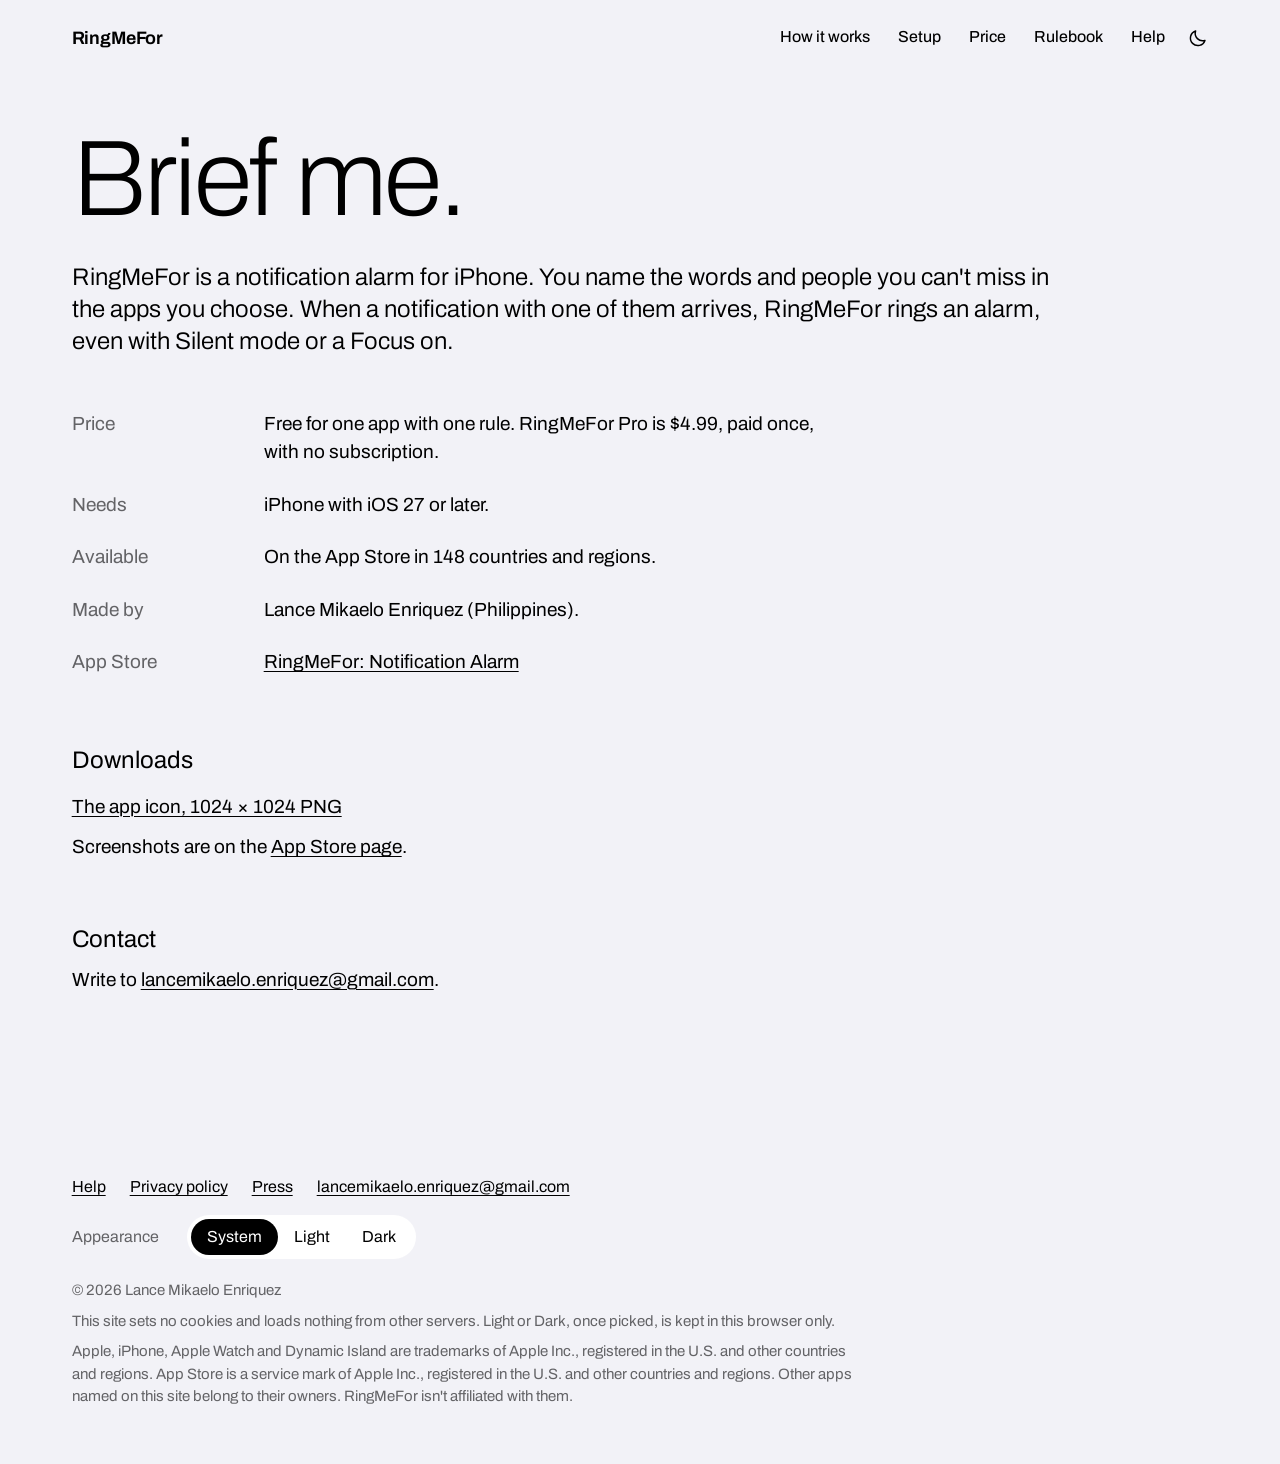
<file: press.html>
<!doctype html>
<html lang="en">
<head>
<meta charset="utf-8">
<meta name="viewport" content="width=device-width, initial-scale=1">
<title>Press: RingMeFor, notification alarm for iPhone</title>
<meta name="description" content="RingMeFor for writers: what it is, the facts, the icon, and how to reach the developer.">
<!-- config:urls --><link rel="canonical" href="https://ringmefor.github.io/press.html"><meta property="og:url" content="https://ringmefor.github.io/press.html"><meta property="og:image" content="https://ringmefor.github.io/images/og.png"><!-- /config:urls -->
<meta property="og:type" content="website">
<meta property="og:title" content="Press: RingMeFor, notification alarm for iPhone">
<meta property="og:description" content="What RingMeFor is, the facts, the icon and the developer's contact.">
<meta name="twitter:card" content="summary_large_image">
<!-- config:smart-banner --><meta name="apple-itunes-app" content="app-id=6828677351"><!-- /config:smart-banner -->
<meta name="theme-color" content="#f2f2f7">
<link rel="icon" href="images/favicon-32.png" sizes="32x32">
<link rel="icon" href="images/favicon-64.png" sizes="64x64">
<link rel="apple-touch-icon" href="images/apple-touch-icon.png">
<link rel="preload" href="fonts/Archivo.woff2" as="font" type="font/woff2" crossorigin>
<link rel="stylesheet" href="site.css?v=186e6649">
<script>
// The theme picked on this site (theme.js), applied before the page draws.
(function () {
  var root = document.documentElement;
  root.classList.add("js");
  try {
    var theme = localStorage.getItem("ringmefor-theme");
    if (theme === "light" || theme === "dark") root.setAttribute("data-theme", theme);
  } catch (error) {}
})();
</script>
</head>
<body>

<div class="wrap">
  <header class="site-header">
    <a class="wordmark" href="./">RingMeFor</a>
    <button class="menu-toggle" type="button" aria-expanded="false" aria-controls="site-nav">Menu</button>
    <nav id="site-nav" aria-label="Main">
      <a href="./#how-it-works">How it works</a>
      <a href="./#setup">Setup</a>
      <a href="./#price">Price</a>
      <a href="rulebook.html">Rulebook</a>
      <a href="help.html">Help</a>
    </nav>
    <button class="theme-toggle" type="button" aria-pressed="false" aria-label="Dark mode"><svg class="icon-moon" width="21" height="21" viewBox="0 0 24 24" aria-hidden="true"><path d="M20.5 14.2A8.5 8.5 0 0 1 9.8 3.5a8.5 8.5 0 1 0 10.7 10.7z" fill="none" stroke="currentColor" stroke-width="1.7" stroke-linejoin="round"/></svg><svg class="icon-sun" width="21" height="21" viewBox="0 0 24 24" aria-hidden="true" hidden><circle cx="12" cy="12" r="4.2" fill="none" stroke="currentColor" stroke-width="1.7"/><path d="M12 2.5v2.2M12 19.3v2.2M2.5 12h2.2M19.3 12h2.2M5.3 5.3l1.6 1.6M17.1 17.1l1.6 1.6M5.3 18.7l1.6-1.6M17.1 6.9l1.6-1.6" stroke="currentColor" stroke-width="1.7" stroke-linecap="round"/></svg></button>
  </header>

  <main class="page-main">
    <h1 class="page-line">Brief me.</h1>
    <p class="lead">RingMeFor is a notification alarm for iPhone. You name the words and people you can't miss in the apps you choose. When a notification with one of them arrives, RingMeFor rings an alarm, even with Silent mode or a Focus on.</p>

    <dl class="facts">
      <div><dt>Price</dt><dd>Free for one app with one rule. RingMeFor Pro is <span data-config="price">$4.99</span>, paid once, with no subscription.</dd></div>
      <div><dt>Needs</dt><dd>iPhone with iOS 27 or later.</dd></div>
      <div><dt>Available</dt><dd>On the App Store in <span data-config="availability">148 countries and regions</span>.</dd></div>
      <div><dt>Made by</dt><dd>Lance Mikaelo Enriquez (Philippines).</dd></div>
      <div><dt>App Store</dt><dd><a data-config="store-link" href="https://apps.apple.com/us/app/ringmefor-notification-alarm/id6828677351"><span data-config="store-name">RingMeFor: Notification Alarm</span></a></dd></div>
    </dl>

    <div class="section-tight">
      <h2 class="sub">Downloads</h2>
      <ul class="downloads">
        <li><a href="images/ringmefor-icon-1024.png" download>The app icon, 1024 × 1024 PNG</a></li>
        <li>Screenshots are on the <a data-config="store-link" href="https://apps.apple.com/us/app/ringmefor-notification-alarm/id6828677351">App Store page</a>.</li>
      </ul>
    </div>

    <div class="section-tight">
      <h2 class="sub">Contact</h2>
      <p>Write to <a href="mailto:lancemikaelo.enriquez@gmail.com?subject=RingMeFor%20press">lancemikaelo.enriquez@gmail.com</a>.</p>
    </div>
  </main>
</div>

<footer class="site-footer">
  <div class="wrap">
    <nav aria-label="More">
      <a href="help.html">Help</a>
      <a href="privacy.html">Privacy policy</a>
      <a href="press.html">Press</a>
      <a href="mailto:lancemikaelo.enriquez@gmail.com">lancemikaelo.enriquez@gmail.com</a>
    </nav>
    <fieldset class="appearance">
      <legend>Appearance</legend>
      <div class="segment">
        <label><input type="radio" name="appearance" value="system"><span>System</span></label>
        <label><input type="radio" name="appearance" value="light"><span>Light</span></label>
        <label><input type="radio" name="appearance" value="dark"><span>Dark</span></label>
      </div>
    </fieldset>
    <p>© 2026 Lance Mikaelo Enriquez</p>
    <p>This site sets no cookies and loads nothing from other servers. Light or Dark, once picked, is kept in this browser only.</p>
    <p>Apple, iPhone, Apple Watch and Dynamic Island are trademarks of Apple Inc., registered in the U.S. and other countries and regions. App Store is a service mark of Apple Inc., registered in the U.S. and other countries and regions. Other apps named on this site belong to their owners. RingMeFor isn't affiliated with them.</p>
  </div>
</footer>
<script src="scroll.js?v=4484f1fb" defer></script>
<script src="theme.js?v=ffcca006" defer></script>
</body>
</html>
</file>
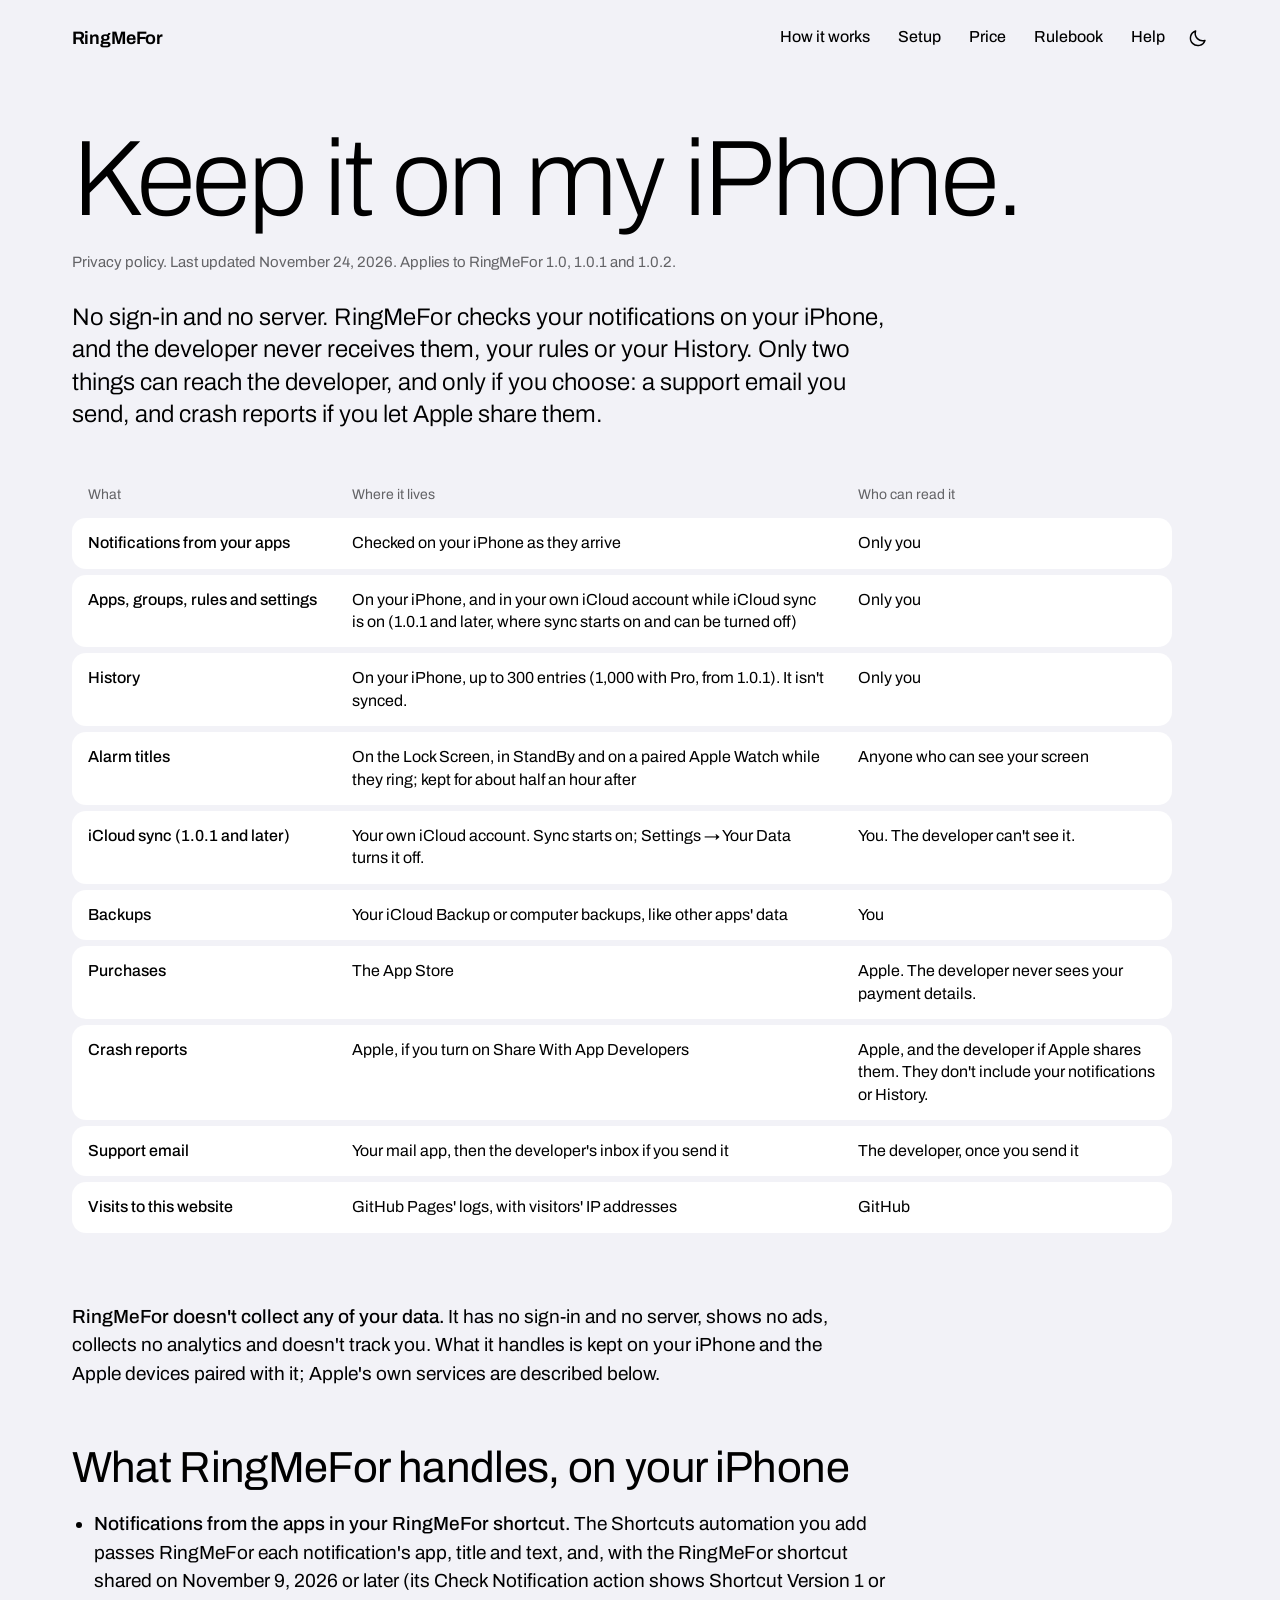
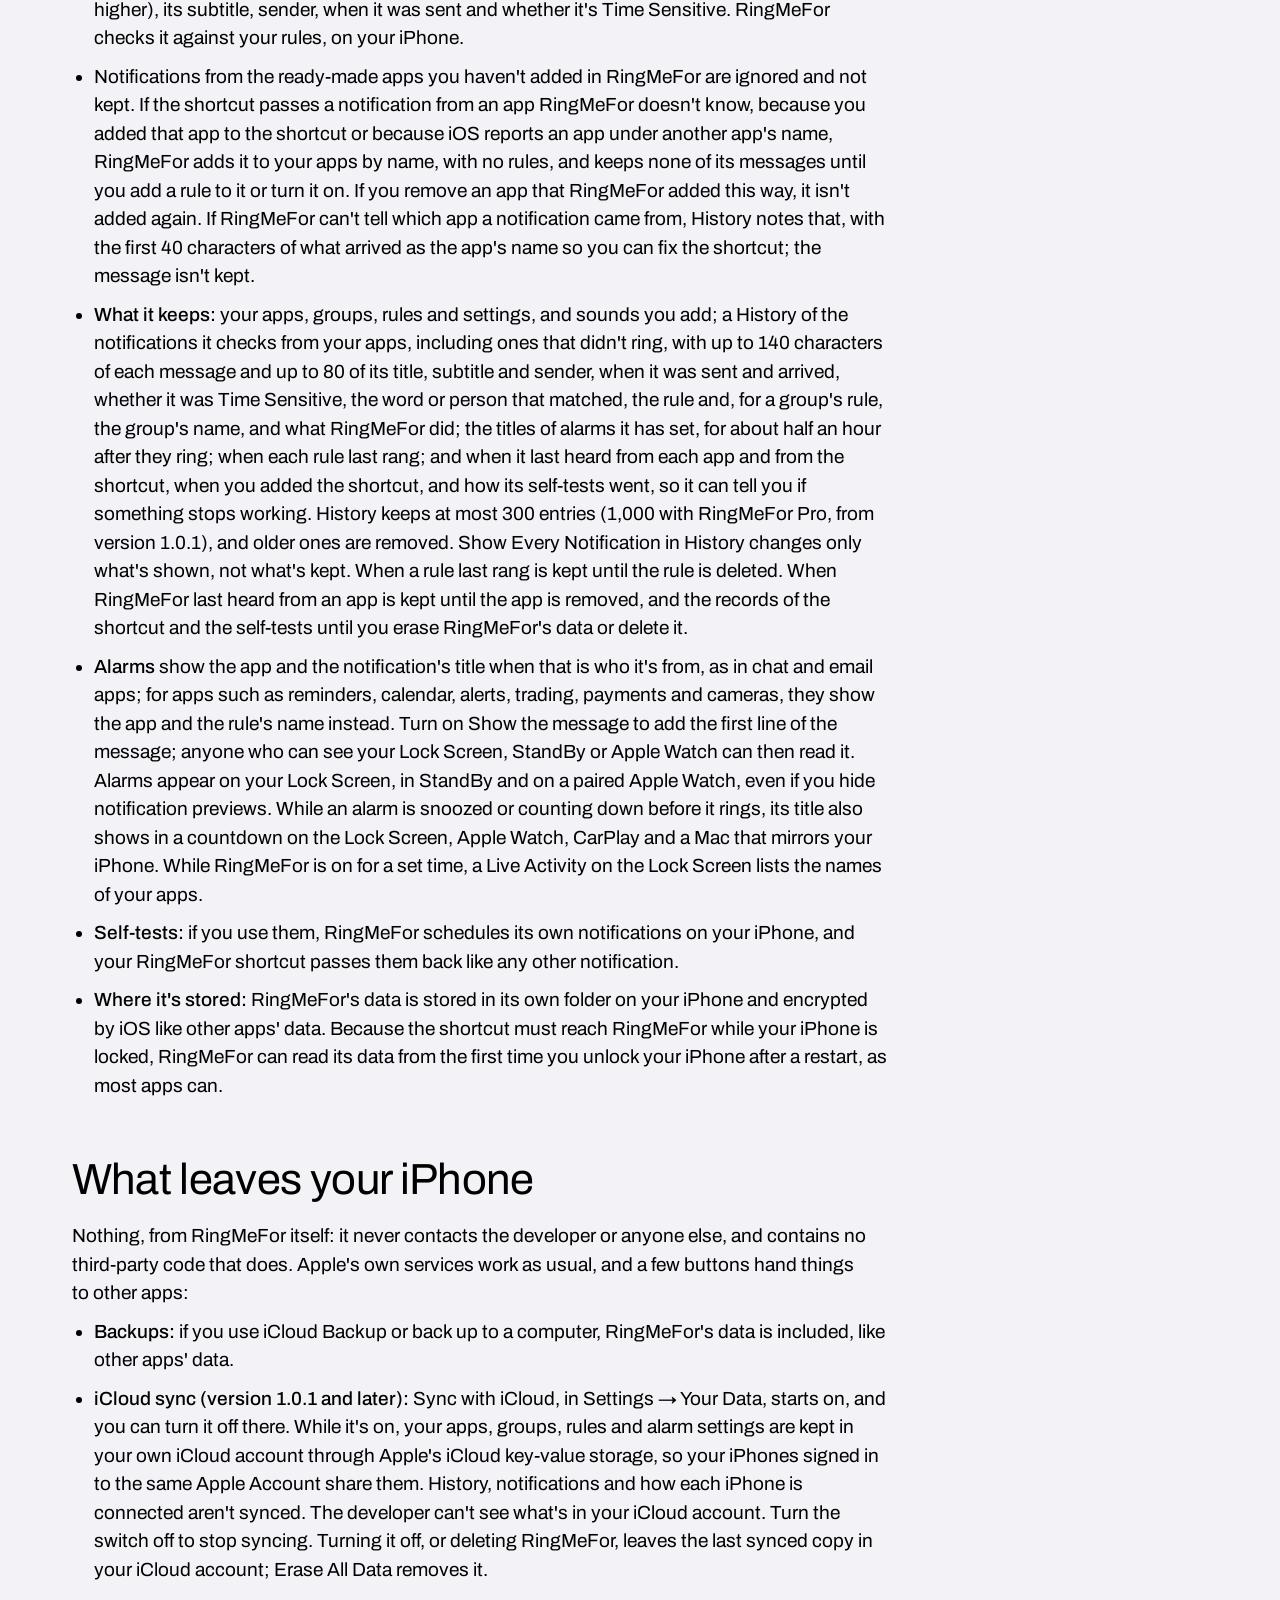
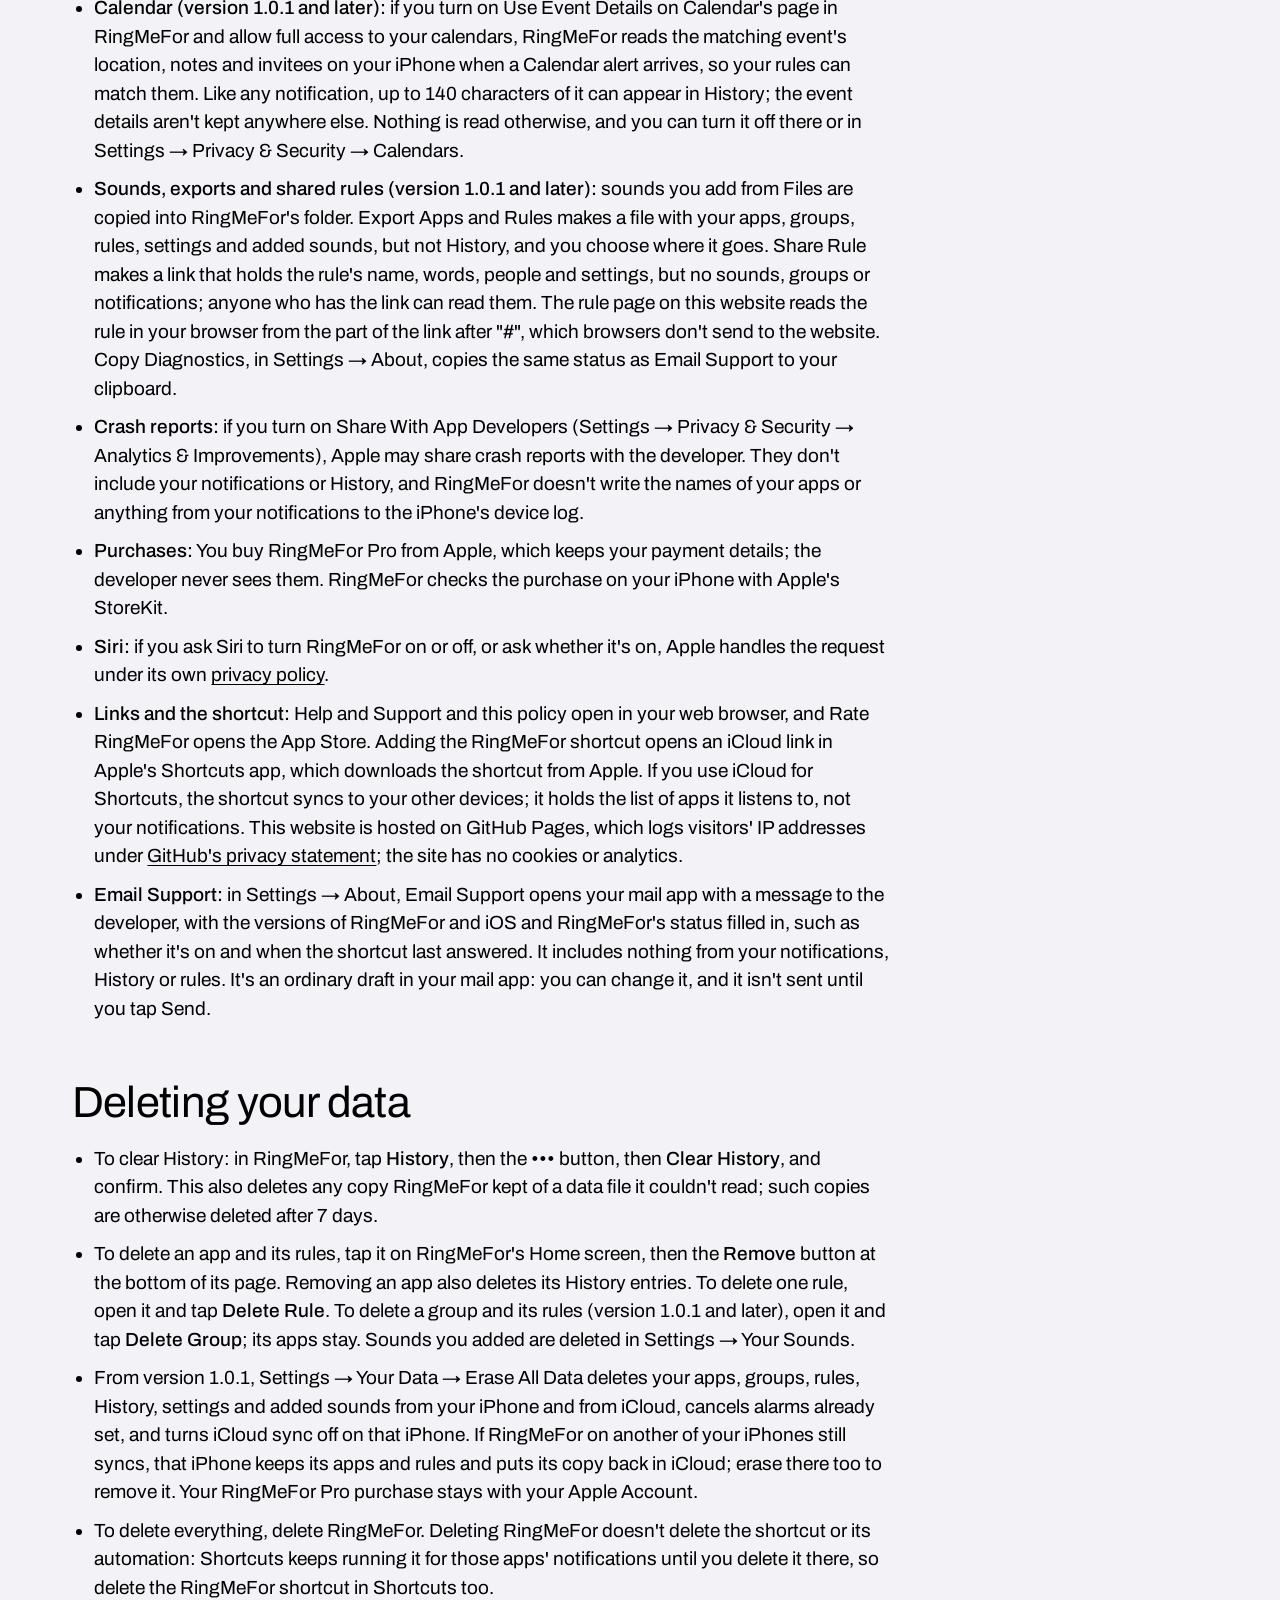
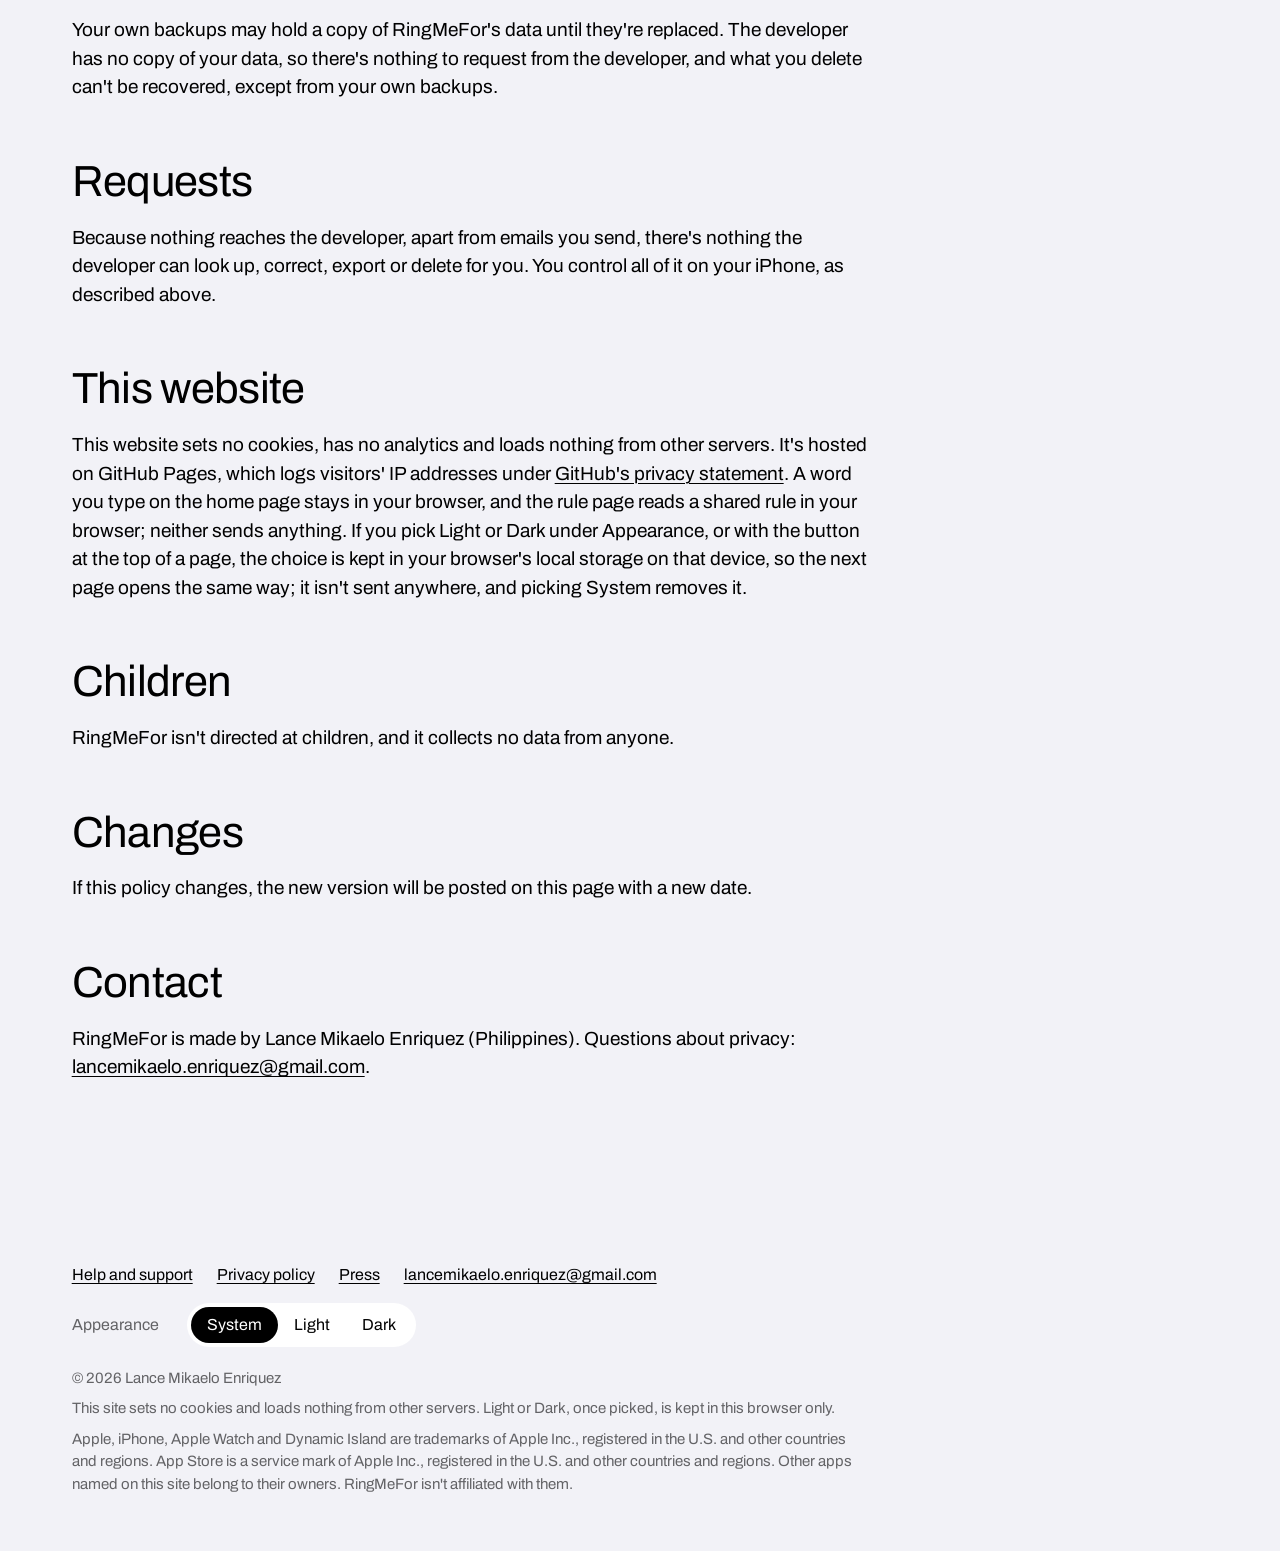
<file: privacy.html>
<!doctype html>
<html lang="en">
<head>
<meta charset="utf-8">
<meta name="viewport" content="width=device-width, initial-scale=1">
<!-- config:urls --><link rel="canonical" href="https://ringmefor.github.io/privacy.html"><meta property="og:url" content="https://ringmefor.github.io/privacy.html"><meta property="og:image" content="https://ringmefor.github.io/images/og.png"><!-- /config:urls -->
<!-- config:smart-banner --><meta name="apple-itunes-app" content="app-id=6828677351"><!-- /config:smart-banner -->
<title>Privacy policy: RingMeFor</title>
<meta name="description" content="RingMeFor's privacy policy: no account and no server. Your notifications, rules and History stay on your iPhone.">
<meta property="og:type" content="website">
<meta property="og:title" content="Privacy policy: RingMeFor">
<meta property="og:description" content="No account and no server. Your notifications, rules and History stay on your iPhone.">
<meta name="twitter:card" content="summary_large_image">
<meta name="theme-color" content="#f2f2f7">
<link rel="icon" href="images/favicon-32.png" sizes="32x32">
<link rel="icon" href="images/favicon-64.png" sizes="64x64">
<link rel="apple-touch-icon" href="images/apple-touch-icon.png">
<link rel="preload" href="fonts/Archivo.woff2" as="font" type="font/woff2" crossorigin>
<link rel="stylesheet" href="site.css?v=186e6649">
<script>
// The theme picked on this site (theme.js), applied before the page draws.
(function () {
  var root = document.documentElement;
  root.classList.add("js");
  try {
    var theme = localStorage.getItem("ringmefor-theme");
    if (theme === "light" || theme === "dark") root.setAttribute("data-theme", theme);
  } catch (error) {}
})();
</script>
</head>
<body>
<div class="wrap">
  <header class="site-header">
    <a class="wordmark" href="./">RingMeFor</a>
    <button class="menu-toggle" type="button" aria-expanded="false" aria-controls="site-nav">Menu</button>
    <nav id="site-nav" aria-label="Main">
      <a href="./#how-it-works">How it works</a>
      <a href="./#setup">Setup</a>
      <a href="./#price">Price</a>
      <a href="rulebook.html">Rulebook</a>
      <a href="help.html">Help</a>
    </nav>
    <button class="theme-toggle" type="button" aria-pressed="false" aria-label="Dark mode"><svg class="icon-moon" width="21" height="21" viewBox="0 0 24 24" aria-hidden="true"><path d="M20.5 14.2A8.5 8.5 0 0 1 9.8 3.5a8.5 8.5 0 1 0 10.7 10.7z" fill="none" stroke="currentColor" stroke-width="1.7" stroke-linejoin="round"/></svg><svg class="icon-sun" width="21" height="21" viewBox="0 0 24 24" aria-hidden="true" hidden><circle cx="12" cy="12" r="4.2" fill="none" stroke="currentColor" stroke-width="1.7"/><path d="M12 2.5v2.2M12 19.3v2.2M2.5 12h2.2M19.3 12h2.2M5.3 5.3l1.6 1.6M17.1 17.1l1.6 1.6M5.3 18.7l1.6-1.6M17.1 6.9l1.6-1.6" stroke="currentColor" stroke-width="1.7" stroke-linecap="round"/></svg></button>
  </header>

  <main class="page-main policy">
    <h1 class="page-line" id="privacy-policy">Keep it on my iPhone.</h1>
    <p class="policy-meta">Privacy policy. Last updated November 24, 2026. Applies to RingMeFor 1.0, 1.0.1 and 1.0.2.</p>
    <p class="lead">No sign-in and no server. RingMeFor checks your notifications on your iPhone, and the developer never receives them, your rules or your History. Only two things can reach the developer, and only if you choose: a support email you send, and crash reports if you let Apple share them.</p>

    <table class="policy-table">
  <caption class="sr-only">What RingMeFor handles, where it lives and who can read it</caption>
  <thead><tr><th scope="col">What</th><th scope="col">Where it lives</th><th scope="col">Who can read it</th></tr></thead>
  <tbody>
    <tr><th scope="row">Notifications from your apps</th><td data-label="Where it lives">Checked on your iPhone as they arrive</td><td data-label="Who can read it">Only you</td></tr>
    <tr><th scope="row">Apps, groups, rules and settings</th><td data-label="Where it lives">On your iPhone, and in your own iCloud account while iCloud sync is on (1.0.1 and later, where sync starts on and can be turned off)</td><td data-label="Who can read it">Only you</td></tr>
    <tr><th scope="row">History</th><td data-label="Where it lives">On your iPhone, up to 300 entries (1,000 with Pro, from 1.0.1). It isn't synced.</td><td data-label="Who can read it">Only you</td></tr>
    <tr><th scope="row">Alarm titles</th><td data-label="Where it lives">On the Lock Screen, in StandBy and on a paired Apple Watch while they ring; kept for about half an hour after</td><td data-label="Who can read it">Anyone who can see your screen</td></tr>
    <tr><th scope="row">iCloud sync (1.0.1 and later)</th><td data-label="Where it lives">Your own iCloud account. Sync starts on; Settings → Your Data turns it off.</td><td data-label="Who can read it">You. The developer can't see it.</td></tr>
    <tr><th scope="row">Backups</th><td data-label="Where it lives">Your iCloud Backup or computer backups, like other apps' data</td><td data-label="Who can read it">You</td></tr>
    <tr><th scope="row">Purchases</th><td data-label="Where it lives">The App Store</td><td data-label="Who can read it">Apple. The developer never sees your payment details.</td></tr>
    <tr><th scope="row">Crash reports</th><td data-label="Where it lives">Apple, if you turn on Share With App Developers</td><td data-label="Who can read it">Apple, and the developer if Apple shares them. They don't include your notifications or History.</td></tr>
    <tr><th scope="row">Support email</th><td data-label="Where it lives">Your mail app, then the developer's inbox if you send it</td><td data-label="Who can read it">The developer, once you send it</td></tr>
    <tr><th scope="row">Visits to this website</th><td data-label="Where it lives">GitHub Pages' logs, with visitors' IP addresses</td><td data-label="Who can read it">GitHub</td></tr>
  </tbody>
</table>

    <div class="policy-text">
<p class="lead"><strong>RingMeFor doesn't collect any of your data.</strong> It has no sign-in and no server, shows no ads, collects no analytics and doesn't track you. What it handles is kept on your iPhone and the Apple devices paired with it; Apple's own services are described below.</p>

<h2 id="what-it-handles">What RingMeFor handles, on your iPhone</h2>
<ul>
  <li><strong>Notifications from the apps in your RingMeFor shortcut.</strong> The Shortcuts automation you add passes RingMeFor each notification's app, title and text, and, with the RingMeFor shortcut shared on November 9, 2026 or later (its Check Notification action shows Shortcut Version 1 or higher), its subtitle, sender, when it was sent and whether it's Time Sensitive. RingMeFor checks it against your rules, on your iPhone.</li>
  <li>Notifications from the ready-made apps you haven't added in RingMeFor are ignored and not kept. If the shortcut passes a notification from an app RingMeFor doesn't know, because you added that app to the shortcut or because iOS reports an app under another app's name, RingMeFor adds it to your apps by name, with no rules, and keeps none of its messages until you add a rule to it or turn it on. If you remove an app that RingMeFor added this way, it isn't added again. If RingMeFor can't tell which app a notification came from, History notes that, with the first 40 characters of what arrived as the app's name so you can fix the shortcut; the message isn't kept.</li>
  <li><strong>What it keeps:</strong> your apps, groups, rules and settings, and sounds you add; a History of the notifications it checks from your apps, including ones that didn't ring, with up to 140 characters of each message and up to 80 of its title, subtitle and sender, when it was sent and arrived, whether it was Time Sensitive, the word or person that matched, the rule and, for a group's rule, the group's name, and what RingMeFor did; the titles of alarms it has set, for about half an hour after they ring; when each rule last rang; and when it last heard from each app and from the shortcut, when you added the shortcut, and how its self-tests went, so it can tell you if something stops working. History keeps at most 300 entries (1,000 with RingMeFor Pro, from version 1.0.1), and older ones are removed. Show Every Notification in History changes only what's shown, not what's kept. When a rule last rang is kept until the rule is deleted. When RingMeFor last heard from an app is kept until the app is removed, and the records of the shortcut and the self-tests until you erase RingMeFor's data or delete it.</li>
  <li><strong>Alarms</strong> show the app and the notification's title when that is who it's from, as in chat and email apps; for apps such as reminders, calendar, alerts, trading, payments and cameras, they show the app and the rule's name instead. Turn on Show the message to add the first line of the message; anyone who can see your Lock Screen, StandBy or Apple Watch can then read it. Alarms appear on your Lock Screen, in StandBy and on a paired Apple Watch, even if you hide notification previews. While an alarm is snoozed or counting down before it rings, its title also shows in a countdown on the Lock Screen, Apple Watch, CarPlay and a Mac that mirrors your iPhone. While RingMeFor is on for a set time, a Live Activity on the Lock Screen lists the names of your apps.</li>
  <li><strong>Self-tests:</strong> if you use them, RingMeFor schedules its own notifications on your iPhone, and your RingMeFor shortcut passes them back like any other notification.</li>
  <li><strong>Where it's stored:</strong> RingMeFor's data is stored in its own folder on your iPhone and encrypted by iOS like other apps' data. Because the shortcut must reach RingMeFor while your iPhone is locked, RingMeFor can read its data from the first time you unlock your iPhone after a restart, as most apps can.</li>
</ul>

<h2 id="what-leaves">What leaves your iPhone</h2>
<p>Nothing, from RingMeFor itself: it never contacts the developer or anyone else, and contains no third-party code that does. Apple's own services work as usual, and a few buttons hand things to other apps:</p>
<ul>
  <li><strong>Backups:</strong> if you use iCloud Backup or back up to a computer, RingMeFor's data is included, like other apps' data.</li>
  <li><strong>iCloud sync (version 1.0.1 and later):</strong> Sync with iCloud, in Settings → Your Data, starts on, and you can turn it off there. While it's on, your apps, groups, rules and alarm settings are kept in your own iCloud account through Apple's iCloud key-value storage, so your iPhones signed in to the same Apple Account share them. History, notifications and how each iPhone is connected aren't synced. The developer can't see what's in your iCloud account. Turn the switch off to stop syncing. Turning it off, or deleting RingMeFor, leaves the last synced copy in your iCloud account; Erase All Data removes it.</li>
  <li><strong>Calendar (version 1.0.1 and later):</strong> if you turn on Use Event Details on Calendar's page in RingMeFor and allow full access to your calendars, RingMeFor reads the matching event's location, notes and invitees on your iPhone when a Calendar alert arrives, so your rules can match them. Like any notification, up to 140 characters of it can appear in History; the event details aren't kept anywhere else. Nothing is read otherwise, and you can turn it off there or in Settings → Privacy &amp; Security → Calendars.</li>
  <li><strong>Sounds, exports and shared rules (version 1.0.1 and later):</strong> sounds you add from Files are copied into RingMeFor's folder. Export Apps and Rules makes a file with your apps, groups, rules, settings and added sounds, but not History, and you choose where it goes. Share Rule makes a link that holds the rule's name, words, people and settings, but no sounds, groups or notifications; anyone who has the link can read them. The rule page on this website reads the rule in your browser from the part of the link after "#", which browsers don't send to the website. Copy Diagnostics, in Settings → About, copies the same status as Email Support to your clipboard.</li>
  <li><strong>Crash reports:</strong> if you turn on Share With App Developers (Settings → Privacy &amp; Security → Analytics &amp; Improvements), Apple may share crash reports with the developer. They don't include your notifications or History, and RingMeFor doesn't write the names of your apps or anything from your notifications to the iPhone's device log.</li>
  <li><strong>Purchases:</strong> You buy RingMeFor Pro from Apple, which keeps your payment details; the developer never sees them. RingMeFor checks the purchase on your iPhone with Apple's StoreKit.</li>
  <li><strong>Siri:</strong> if you ask Siri to turn RingMeFor on or off, or ask whether it's on, Apple handles the request under its own <a href="https://www.apple.com/legal/privacy/">privacy policy</a>.</li>
  <li><strong>Links and the shortcut:</strong> Help and Support and this policy open in your web browser, and Rate RingMeFor opens the App Store. Adding the RingMeFor shortcut opens an iCloud link in Apple's Shortcuts app, which downloads the shortcut from Apple. If you use iCloud for Shortcuts, the shortcut syncs to your other devices; it holds the list of apps it listens to, not your notifications. This website is hosted on GitHub Pages, which logs visitors' IP addresses under <a href="https://docs.github.com/en/site-policy/privacy-policies/github-general-privacy-statement">GitHub's privacy statement</a>; the site has no cookies or analytics.</li>
  <li><strong>Email Support:</strong> in Settings → About, Email Support opens your mail app with a message to the developer, with the versions of RingMeFor and iOS and RingMeFor's status filled in, such as whether it's on and when the shortcut last answered. It includes nothing from your notifications, History or rules. It's an ordinary draft in your mail app: you can change it, and it isn't sent until you tap Send.</li>
</ul>

<h2 id="deleting">Deleting your data</h2>
<ul>
  <li>To clear History: in RingMeFor, tap <strong>History</strong>, then the <strong>•••</strong> button, then <strong>Clear History</strong>, and confirm. This also deletes any copy RingMeFor kept of a data file it couldn't read; such copies are otherwise deleted after 7 days.</li>
  <li>To delete an app and its rules, tap it on RingMeFor's Home screen, then the <strong>Remove</strong> button at the bottom of its page. Removing an app also deletes its History entries. To delete one rule, open it and tap <strong>Delete Rule</strong>. To delete a group and its rules (version 1.0.1 and later), open it and tap <strong>Delete Group</strong>; its apps stay. Sounds you added are deleted in Settings → Your Sounds.</li>
  <li>From version 1.0.1, Settings → Your Data → Erase All Data deletes your apps, groups, rules, History, settings and added sounds from your iPhone and from iCloud, cancels alarms already set, and turns iCloud sync off on that iPhone. If RingMeFor on another of your iPhones still syncs, that iPhone keeps its apps and rules and puts its copy back in iCloud; erase there too to remove it. Your RingMeFor Pro purchase stays with your Apple Account.</li>
  <li>To delete everything, delete RingMeFor. Deleting RingMeFor doesn't delete the shortcut or its automation: Shortcuts keeps running it for those apps' notifications until you delete it there, so delete the RingMeFor shortcut in Shortcuts too.</li>
</ul>
<p>Your own backups may hold a copy of RingMeFor's data until they're replaced. The developer has no copy of your data, so there's nothing to request from the developer, and what you delete can't be recovered, except from your own backups.</p>

<h2 id="requests">Requests</h2>
<p>Because nothing reaches the developer, apart from emails you send, there's nothing the developer can look up, correct, export or delete for you. You control all of it on your iPhone, as described above.</p>

<h2 id="this-website">This website</h2>
<p>This website sets no cookies, has no analytics and loads nothing from other servers. It's hosted on GitHub Pages, which logs visitors' IP addresses under <a href="https://docs.github.com/en/site-policy/privacy-policies/github-general-privacy-statement">GitHub's privacy statement</a>. A word you type on the home page stays in your browser, and the rule page reads a shared rule in your browser; neither sends anything. If you pick Light or Dark under Appearance, or with the button at the top of a page, the choice is kept in your browser's local storage on that device, so the next page opens the same way; it isn't sent anywhere, and picking System removes it.</p>

<h2 id="children">Children</h2>
<p>RingMeFor isn't directed at children, and it collects no data from anyone.</p>

<h2 id="changes">Changes</h2>
<p>If this policy changes, the new version will be posted on this page with a new date.</p>

<h2 id="contact">Contact</h2>
<p>RingMeFor is made by Lance Mikaelo Enriquez (Philippines). Questions about privacy: <a href="mailto:lancemikaelo.enriquez@gmail.com?subject=RingMeFor%20support">lancemikaelo.enriquez@gmail.com</a>.</p>
    </div>
  </main>
</div>

<footer class="site-footer">
  <div class="wrap">
    <nav aria-label="More">
      <a href="help.html">Help and support</a>
      <a href="privacy.html" aria-current="page">Privacy policy</a>
      <a href="press.html">Press</a>
      <a href="mailto:lancemikaelo.enriquez@gmail.com">lancemikaelo.enriquez@gmail.com</a>
    </nav>
    <fieldset class="appearance">
      <legend>Appearance</legend>
      <div class="segment">
        <label><input type="radio" name="appearance" value="system"><span>System</span></label>
        <label><input type="radio" name="appearance" value="light"><span>Light</span></label>
        <label><input type="radio" name="appearance" value="dark"><span>Dark</span></label>
      </div>
    </fieldset>
    <p>© 2026 Lance Mikaelo Enriquez</p>
    <p>This site sets no cookies and loads nothing from other servers. Light or Dark, once picked, is kept in this browser only.</p>
    <p>Apple, iPhone, Apple Watch and Dynamic Island are trademarks of Apple Inc., registered in the U.S. and other countries and regions. App Store is a service mark of Apple Inc., registered in the U.S. and other countries and regions. Other apps named on this site belong to their owners. RingMeFor isn't affiliated with them.</p>
  </div>
</footer>
<script src="scroll.js?v=4484f1fb" defer></script>
<script src="theme.js?v=ffcca006" defer></script>
</body>
</html>
</file>
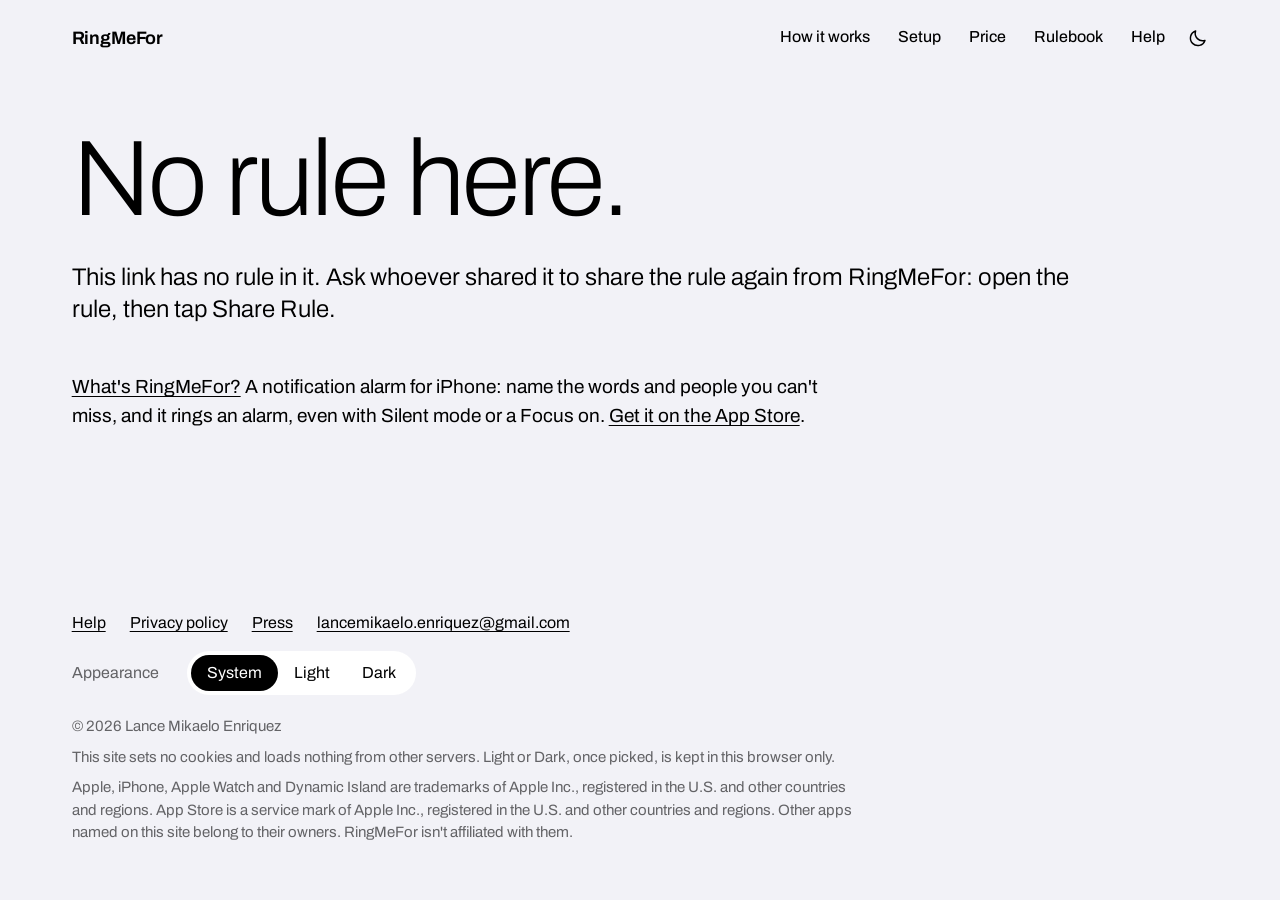
<file: rule.html>
<!doctype html>
<html lang="en">
<head>
<meta charset="utf-8">
<meta name="viewport" content="width=device-width, initial-scale=1">
<!-- config:urls --><link rel="canonical" href="https://ringmefor.github.io/rule.html"><meta property="og:url" content="https://ringmefor.github.io/rule.html"><meta property="og:image" content="https://ringmefor.github.io/images/og.png"><!-- /config:urls -->
<!-- config:smart-banner --><meta name="apple-itunes-app" content="app-id=6828677351"><!-- /config:smart-banner -->
<title>A RingMeFor rule</title>
<meta name="description" content="A rule someone shared from RingMeFor, the notification alarm for iPhone. Test it with a message, then add it to RingMeFor.">
<meta name="robots" content="noindex">
<meta name="theme-color" content="#f2f2f7">
<link rel="icon" href="images/favicon-32.png" sizes="32x32">
<link rel="icon" href="images/favicon-64.png" sizes="64x64">
<link rel="apple-touch-icon" href="images/apple-touch-icon.png">
<link rel="preload" href="fonts/Archivo.woff2" as="font" type="font/woff2" crossorigin>
<link rel="stylesheet" href="site.css?v=186e6649">
<script>
// The theme picked on this site (theme.js), applied before the page draws.
(function () {
  var root = document.documentElement;
  root.classList.add("js");
  try {
    var theme = localStorage.getItem("ringmefor-theme");
    if (theme === "light" || theme === "dark") root.setAttribute("data-theme", theme);
  } catch (error) {}
})();
</script>
</head>
<body>

<div class="wrap">
  <header class="site-header">
    <a class="wordmark" href="./">RingMeFor</a>
    <button class="menu-toggle" type="button" aria-expanded="false" aria-controls="site-nav">Menu</button>
    <nav id="site-nav" aria-label="Main">
      <a href="./#how-it-works">How it works</a>
      <a href="./#setup">Setup</a>
      <a href="./#price">Price</a>
      <a href="rulebook.html">Rulebook</a>
      <a href="help.html">Help</a>
    </nav>
    <button class="theme-toggle" type="button" aria-pressed="false" aria-label="Dark mode"><svg class="icon-moon" width="21" height="21" viewBox="0 0 24 24" aria-hidden="true"><path d="M20.5 14.2A8.5 8.5 0 0 1 9.8 3.5a8.5 8.5 0 1 0 10.7 10.7z" fill="none" stroke="currentColor" stroke-width="1.7" stroke-linejoin="round"/></svg><svg class="icon-sun" width="21" height="21" viewBox="0 0 24 24" aria-hidden="true" hidden><circle cx="12" cy="12" r="4.2" fill="none" stroke="currentColor" stroke-width="1.7"/><path d="M12 2.5v2.2M12 19.3v2.2M2.5 12h2.2M19.3 12h2.2M5.3 5.3l1.6 1.6M17.1 17.1l1.6 1.6M5.3 18.7l1.6-1.6M17.1 6.9l1.6-1.6" stroke="currentColor" stroke-width="1.7" stroke-linecap="round"/></svg></button>
  </header>

  <main class="page-main shared-rule">
    <div id="rule" hidden>
      <h1 class="shared-name" id="name">A rule</h1>
      <p class="shared-from" id="from"></p>
      <div class="rule-list" id="slab"></div>
    </div>
    <div id="missing" hidden>
      <h1 class="page-line">No rule here.</h1>
      <p class="lead">This link has no rule in it. Ask whoever shared it to share the rule again from RingMeFor: open the rule, then tap Share Rule.</p>
    </div>
    <noscript><p class="lead">This page needs JavaScript to read the rule in its link. Or open the link on your iPhone, in Safari.</p></noscript>
    <p class="shared-more"><a href="./">What's RingMeFor?</a> A notification alarm for iPhone: name the words and people you can't miss, and it rings an alarm, even with Silent mode or a Focus on. <a data-config="store-link" href="https://apps.apple.com/us/app/ringmefor-notification-alarm/id6828677351">Get it on the App Store</a>.</p>
  </main>
</div>

<footer class="site-footer">
  <div class="wrap">
    <nav aria-label="More">
      <a href="help.html">Help</a>
      <a href="privacy.html">Privacy policy</a>
      <a href="press.html">Press</a>
      <a href="mailto:lancemikaelo.enriquez@gmail.com">lancemikaelo.enriquez@gmail.com</a>
    </nav>
    <fieldset class="appearance">
      <legend>Appearance</legend>
      <div class="segment">
        <label><input type="radio" name="appearance" value="system"><span>System</span></label>
        <label><input type="radio" name="appearance" value="light"><span>Light</span></label>
        <label><input type="radio" name="appearance" value="dark"><span>Dark</span></label>
      </div>
    </fieldset>
    <p>© 2026 Lance Mikaelo Enriquez</p>
    <p>This site sets no cookies and loads nothing from other servers. Light or Dark, once picked, is kept in this browser only.</p>
    <p>Apple, iPhone, Apple Watch and Dynamic Island are trademarks of Apple Inc., registered in the U.S. and other countries and regions. App Store is a service mark of Apple Inc., registered in the U.S. and other countries and regions. Other apps named on this site belong to their owners. RingMeFor isn't affiliated with them.</p>
  </div>
</footer>
<script src="rule-engine.js?v=ea0895a3"></script>
<script src="qr.js?v=bccb9190"></script>
<script src="rulebook.js?v=fab96c56"></script>
<script>
(function () {
  // The rule is the base64url JSON after "#d=", written by RuleLink.encode in the app (or by
  // the Rulebook). Nothing in it is trusted: rulebook.js escapes every text and checks every number.
  var match = /(?:^|&)d=([A-Za-z0-9_-]+)/.exec(location.hash.slice(1));
  var rule = null;
  if (match && match[1].length <= 8000) {
    try {
      var base64 = match[1].replace(/-/g, "+").replace(/_/g, "/");
      while (base64.length % 4) base64 += "=";
      var bytes = Uint8Array.from(atob(base64), function (c) { return c.charCodeAt(0); });
      rule = JSON.parse(new TextDecoder().decode(bytes));
    } catch (error) {
      rule = null;
    }
  }
  if (!rule || typeof rule !== "object" || Array.isArray(rule) || !window.Rulebook) {
    document.getElementById("missing").hidden = false;
    return;
  }
  var appName = typeof rule.appName === "string" && rule.appName.trim() ? rule.appName.trim() : "App";
  rule.appName = appName;
  var name = typeof rule.name === "string" && rule.name.trim() ? rule.name.trim() : "Shared rule";
  document.getElementById("name").textContent = name;
  document.getElementById("from").textContent = "A rule for " + appName + ", shared from RingMeFor. Its words are whatever the person who shared it typed.";
  document.title = name + " \u00B7 RingMeFor";
  var store = document.querySelector('a[data-config="store-link"]');
  Rulebook.showShared(document.getElementById("slab"), rule, match[1], { storeURL: store ? store.href : "" });
  document.getElementById("rule").hidden = false;
})();
</script>
<script src="scroll.js?v=4484f1fb" defer></script>
<script src="theme.js?v=ffcca006" defer></script>
</body>
</html>
</file>
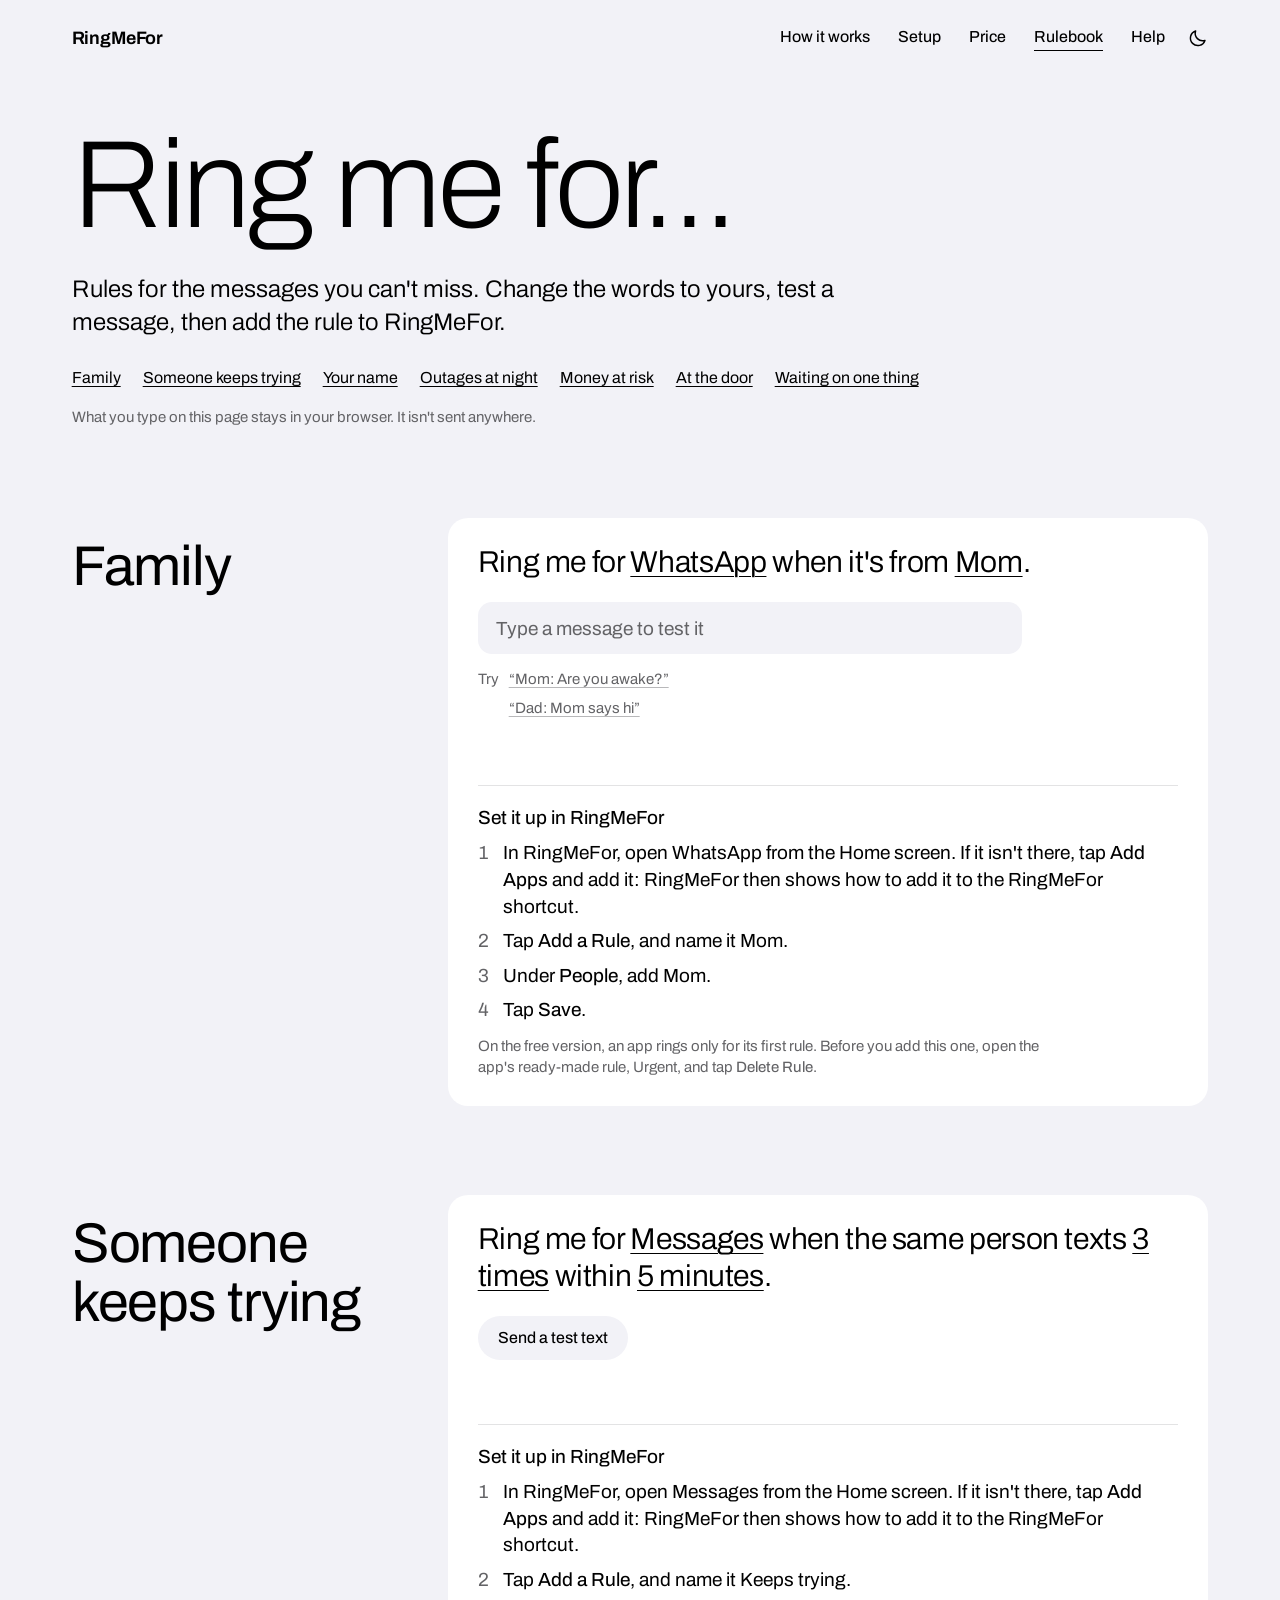
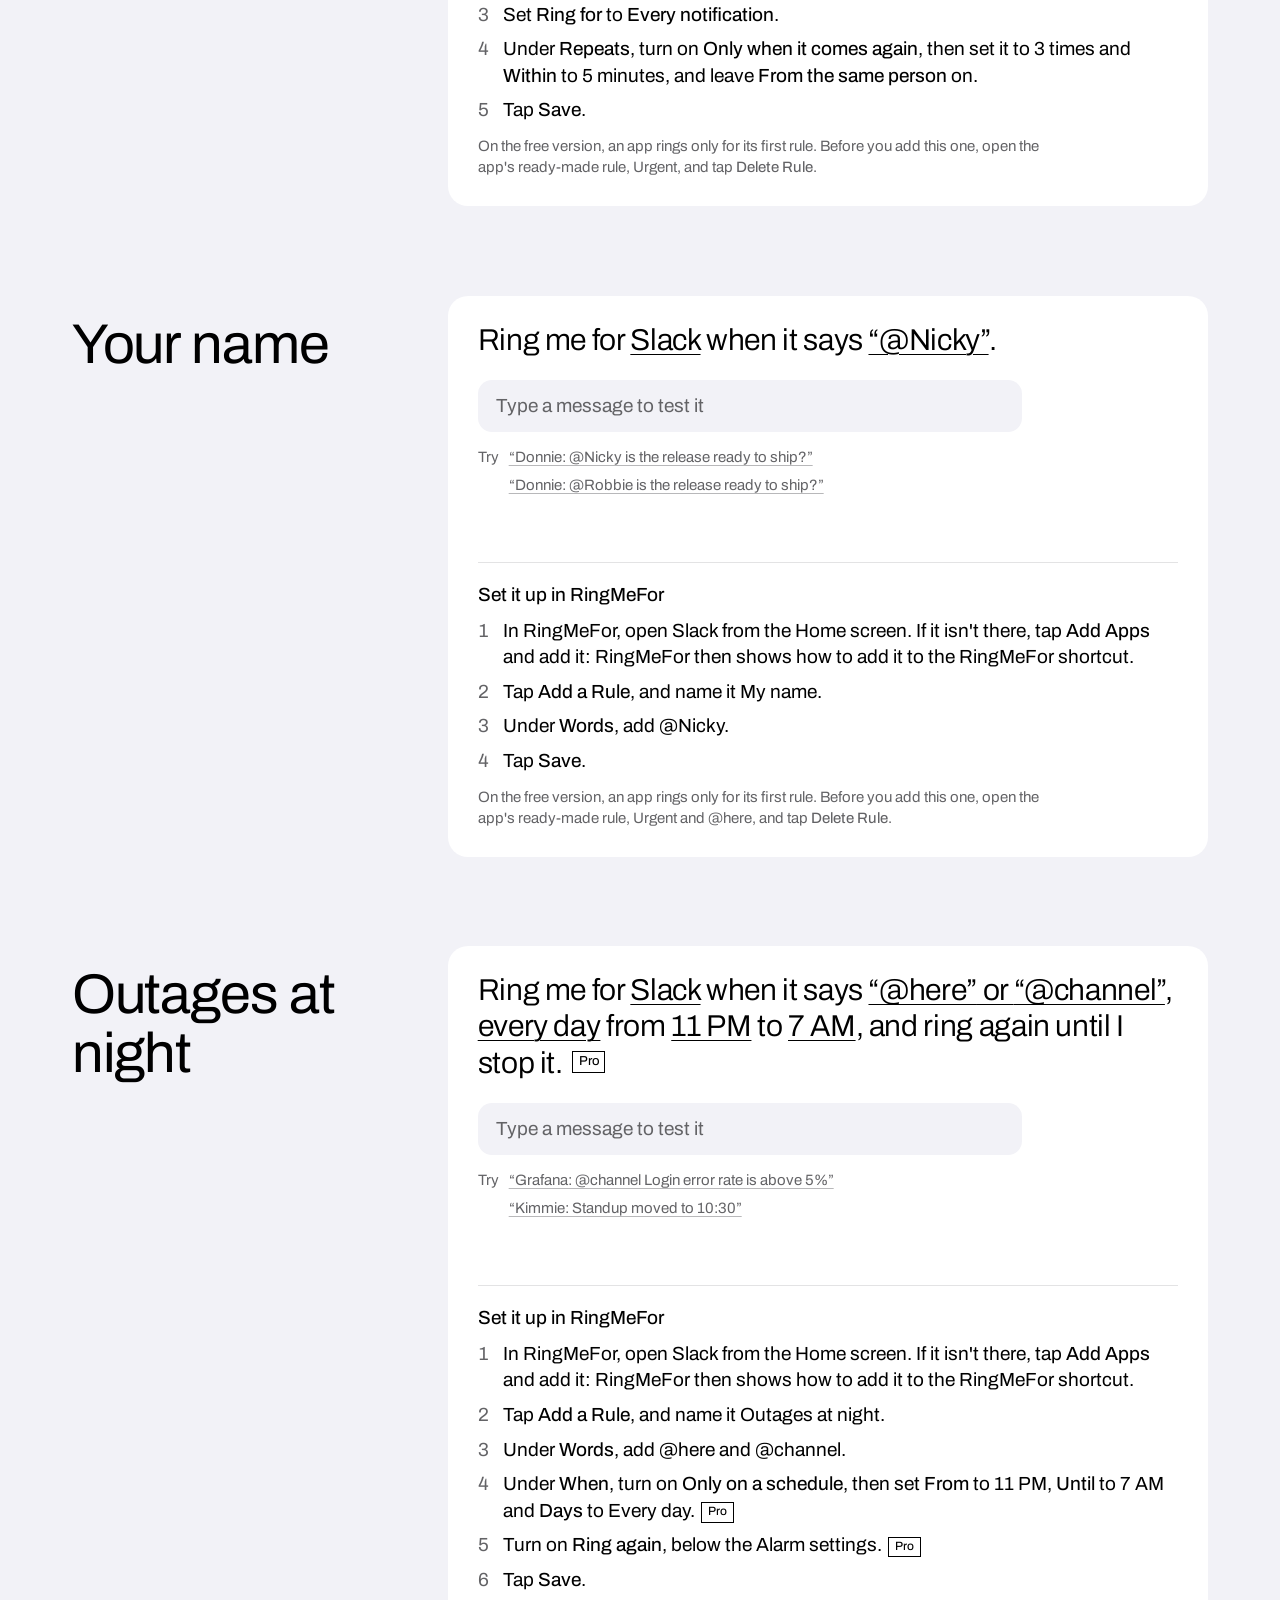
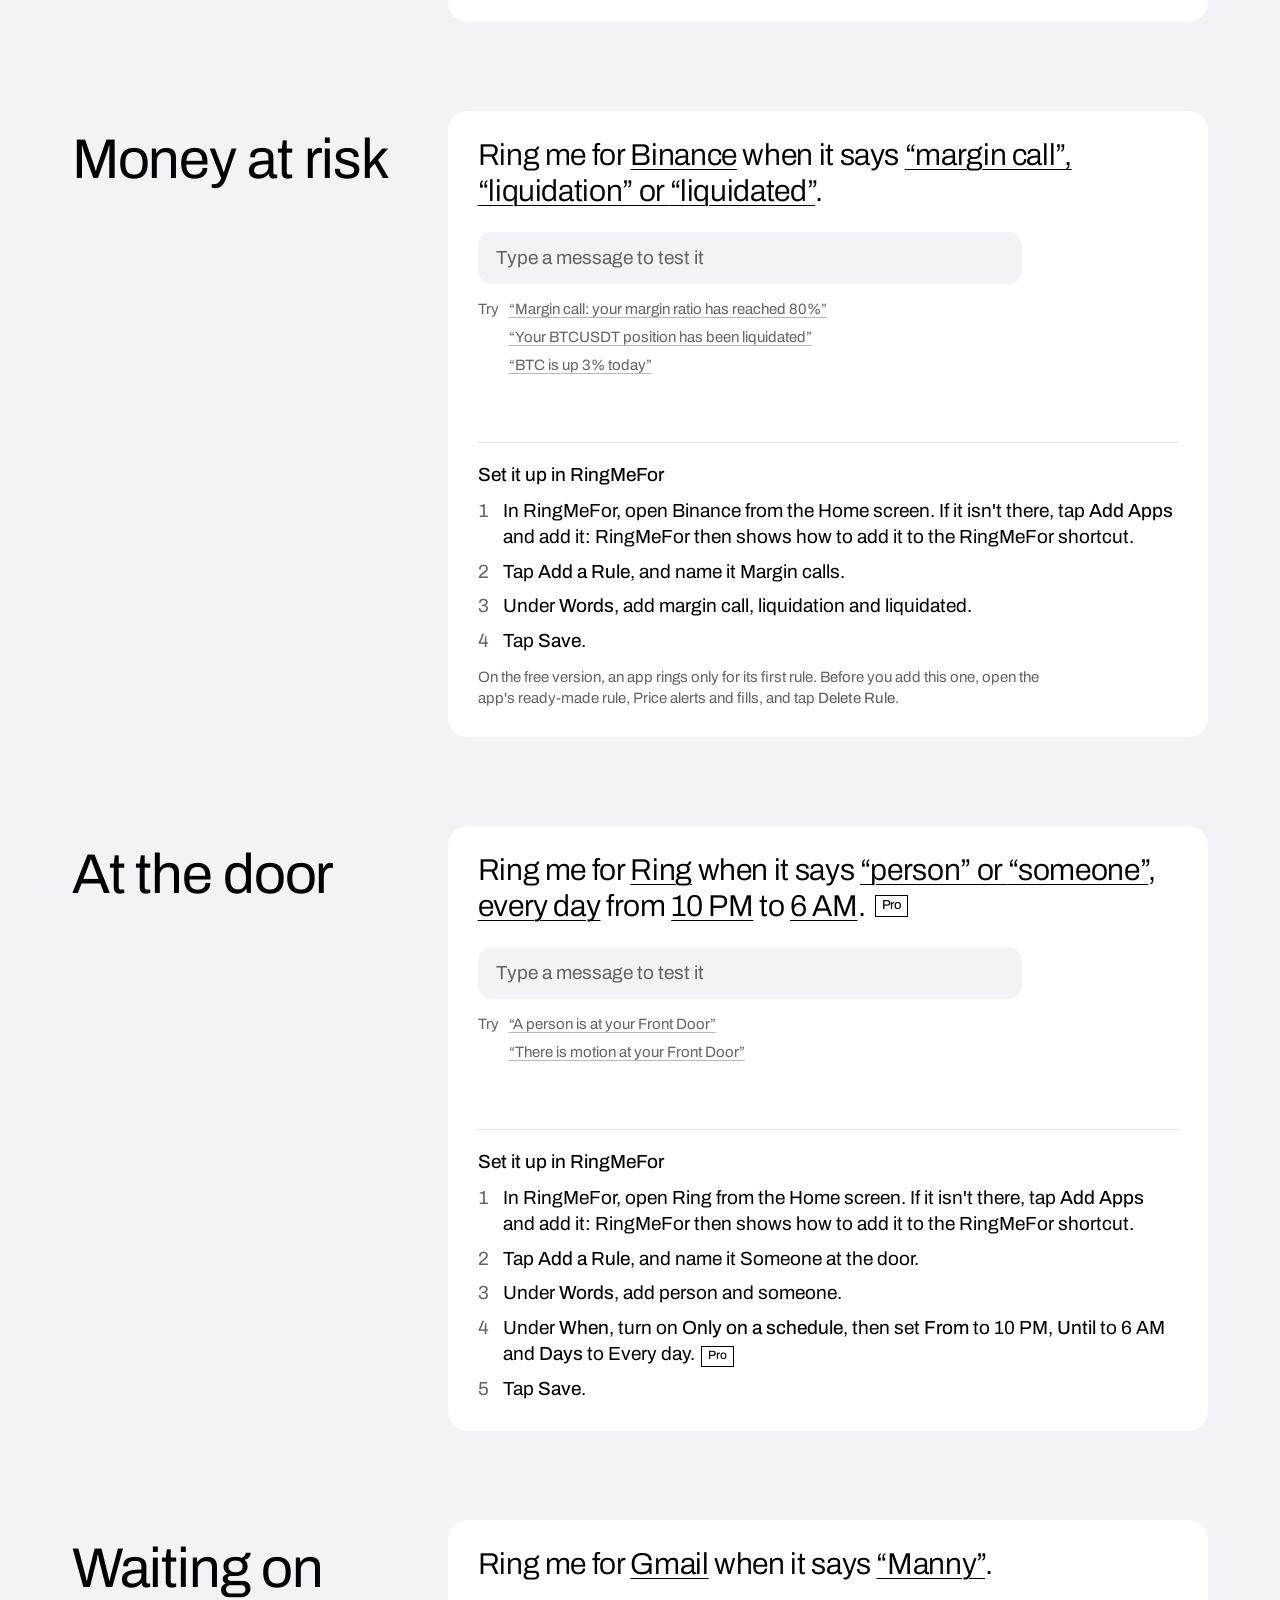
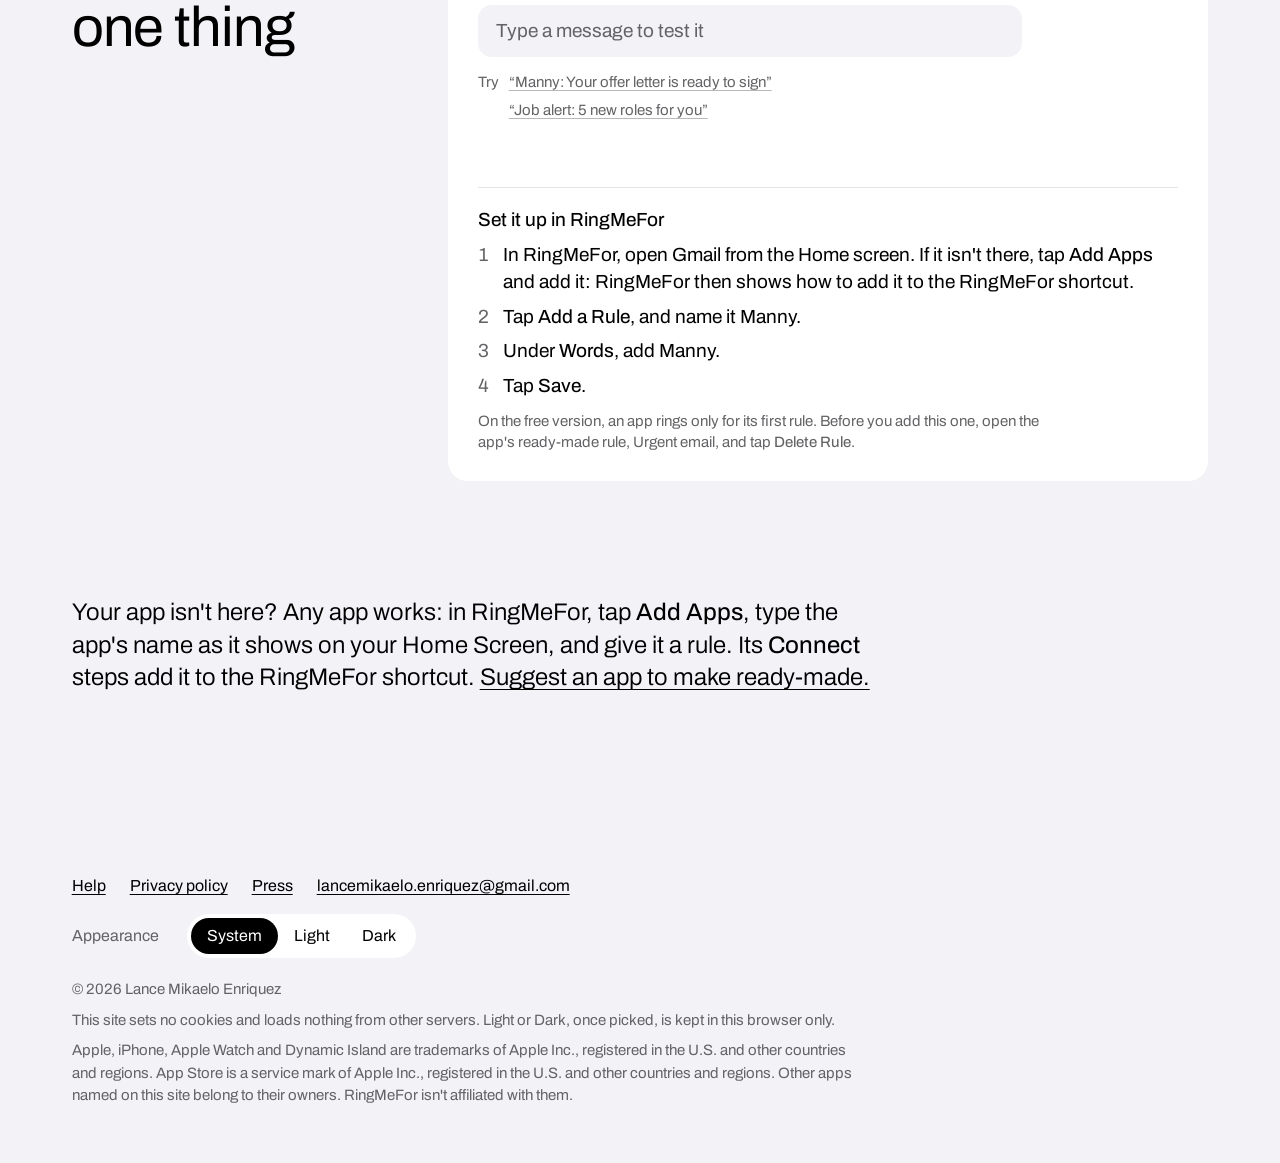
<file: rulebook.html>
<!doctype html>
<html lang="en">
<head>
<meta charset="utf-8">
<meta name="viewport" content="width=device-width, initial-scale=1">
<title>Rulebook: alarm rules for the messages you can't miss · RingMeFor</title>
<meta name="description" content="Ready-made RingMeFor rules for family, someone who keeps trying, your name, outages at night, money at risk, the door and the one message you're waiting for. Change the words, test a message, and add the rule to the notification alarm on your iPhone.">
<!-- config:urls --><link rel="canonical" href="https://ringmefor.github.io/rulebook.html"><meta property="og:url" content="https://ringmefor.github.io/rulebook.html"><meta property="og:image" content="https://ringmefor.github.io/images/og.png"><!-- /config:urls -->
<meta property="og:type" content="website">
<meta property="og:title" content="Rulebook: alarm rules for the messages you can't miss">
<meta property="og:description" content="Ready-made RingMeFor rules for family, someone who keeps trying, your name, outages at night, money at risk, the door and the one message you're waiting for. Change the words, test a message, then add the rule.">
<meta name="twitter:card" content="summary_large_image">
<!-- config:smart-banner --><meta name="apple-itunes-app" content="app-id=6828677351"><!-- /config:smart-banner -->
<meta name="theme-color" content="#f2f2f7">
<link rel="icon" href="images/favicon-32.png" sizes="32x32">
<link rel="icon" href="images/favicon-64.png" sizes="64x64">
<link rel="apple-touch-icon" href="images/apple-touch-icon.png">
<link rel="preload" href="fonts/Archivo.woff2" as="font" type="font/woff2" crossorigin>
<link rel="stylesheet" href="site.css?v=186e6649">
<script>
// The theme picked on this site (theme.js), applied before the page draws.
(function () {
  var root = document.documentElement;
  root.classList.add("js");
  try {
    var theme = localStorage.getItem("ringmefor-theme");
    if (theme === "light" || theme === "dark") root.setAttribute("data-theme", theme);
  } catch (error) {}
})();
</script>
</head>
<body>

<div class="wrap">
  <header class="site-header">
    <a class="wordmark" href="./">RingMeFor</a>
    <button class="menu-toggle" type="button" aria-expanded="false" aria-controls="site-nav">Menu</button>
    <nav id="site-nav" aria-label="Main">
      <a href="./#how-it-works">How it works</a>
      <a href="./#setup">Setup</a>
      <a href="./#price">Price</a>
      <a href="rulebook.html" aria-current="page">Rulebook</a>
      <a href="help.html">Help</a>
    </nav>
    <button class="theme-toggle" type="button" aria-pressed="false" aria-label="Dark mode"><svg class="icon-moon" width="21" height="21" viewBox="0 0 24 24" aria-hidden="true"><path d="M20.5 14.2A8.5 8.5 0 0 1 9.8 3.5a8.5 8.5 0 1 0 10.7 10.7z" fill="none" stroke="currentColor" stroke-width="1.7" stroke-linejoin="round"/></svg><svg class="icon-sun" width="21" height="21" viewBox="0 0 24 24" aria-hidden="true" hidden><circle cx="12" cy="12" r="4.2" fill="none" stroke="currentColor" stroke-width="1.7"/><path d="M12 2.5v2.2M12 19.3v2.2M2.5 12h2.2M19.3 12h2.2M5.3 5.3l1.6 1.6M17.1 17.1l1.6 1.6M5.3 18.7l1.6-1.6M17.1 6.9l1.6-1.6" stroke="currentColor" stroke-width="1.7" stroke-linecap="round"/></svg></button>
  </header>

  <main class="page-main rulebook" id="rulebook" data-add="off"><!-- rulebook:start -->
    <h1 class="page-line">Ring me for…</h1>
    <p class="lead">Rules for the messages you can't miss. Change the words to yours, test a message, then add the rule to RingMeFor.</p>
    <nav class="jump" aria-label="Groups of rules"><a href="#family">Family</a> <a href="#keeps-trying">Someone keeps trying</a> <a href="#your-name">Your name</a> <a href="#outages">Outages at night</a> <a href="#money">Money at risk</a> <a href="#at-the-door">At the door</a> <a href="#waiting">Waiting on one thing</a></nav>
    <p class="privacy-line">What you type on this page stays in your browser. It isn't sent anywhere.</p>
    <section class="rule-group" id="family" aria-labelledby="family-title">
      <h2 id="family-title">Family</h2>
      <div class="rule-list">
        <article class="rule-slab" id="rule-whatsapp-family" data-rule="whatsapp-family"><p class="rule-sentence">Ring me for <span class="part">WhatsApp</span> when it's from <span class="part"><span class="term" data-term="Mom">Mom</span></span>.</p><div class="rule-test"></div><div class="rule-actions"><a class="button rule-add" href="ringmefor://rule?d=eyJhcHBJRCI6IndoYXRzYXBwIiwiYXBwTmFtZSI6IldoYXRzQXBwIiwibmFtZSI6Ik1vbSIsInBlb3BsZSI6WyJNb20iXX0" aria-controls="rule-whatsapp-family-qr">Add this rule</a><figure class="rule-qr" id="rule-whatsapp-family-qr" hidden></figure><p class="rule-fallback" hidden>Nothing opened? <a data-config="store-link" href="https://apps.apple.com/us/app/ringmefor-notification-alarm/id6828677351">Get RingMeFor</a>, or update it, then tap Add again.</p><button type="button" class="rule-toggle" aria-expanded="false" aria-controls="rule-whatsapp-family-steps">Set it up by hand</button></div><div class="rule-steps" id="rule-whatsapp-family-steps"><h3>Set it up in RingMeFor</h3><ol class="fix"><li><span>In RingMeFor, open WhatsApp from the Home screen. If it isn't there, tap <strong>Add Apps</strong> and add it: RingMeFor then shows how to add it to the RingMeFor shortcut.</span></li><li><span>Tap <strong>Add a Rule</strong>, and name it Mom.</span></li><li><span>Under <strong>People</strong>, add Mom.</span></li><li><span>Tap <strong>Save</strong>.</span></li></ol><p class="note">On the free version, an app rings only for its first rule. Before you add this one, open the app's ready-made rule, Urgent, and tap <strong>Delete Rule</strong>.</p></div></article>
      </div>
    </section>
    <section class="rule-group" id="keeps-trying" aria-labelledby="keeps-trying-title">
      <h2 id="keeps-trying-title">Someone keeps trying</h2>
      <div class="rule-list">
        <article class="rule-slab" id="rule-messages-keeps-trying" data-rule="messages-keeps-trying"><p class="rule-sentence">Ring me for <span class="part">Messages</span> when the same person texts <span class="part">3 times</span> within <span class="part">5 minutes</span>.</p><div class="rule-test"></div><div class="rule-actions"><a class="button rule-add" href="ringmefor://rule?d=eyJhcHBJRCI6Im1lc3NhZ2VzIiwiYXBwTmFtZSI6Ik1lc3NhZ2VzIiwibW9kZSI6ImV2ZXJ5dGhpbmciLCJuYW1lIjoiS2VlcHMgdHJ5aW5nIiwidGhyZXNob2xkIjp7ImNvdW50IjozLCJtaW51dGVzIjo1LCJzYW1lUGVyc29uIjp0cnVlfX0" aria-controls="rule-messages-keeps-trying-qr">Add this rule</a><figure class="rule-qr" id="rule-messages-keeps-trying-qr" hidden></figure><p class="rule-fallback" hidden>Nothing opened? <a data-config="store-link" href="https://apps.apple.com/us/app/ringmefor-notification-alarm/id6828677351">Get RingMeFor</a>, or update it, then tap Add again.</p><button type="button" class="rule-toggle" aria-expanded="false" aria-controls="rule-messages-keeps-trying-steps">Set it up by hand</button></div><div class="rule-steps" id="rule-messages-keeps-trying-steps"><h3>Set it up in RingMeFor</h3><ol class="fix"><li><span>In RingMeFor, open Messages from the Home screen. If it isn't there, tap <strong>Add Apps</strong> and add it: RingMeFor then shows how to add it to the RingMeFor shortcut.</span></li><li><span>Tap <strong>Add a Rule</strong>, and name it Keeps trying.</span></li><li><span>Set <strong>Ring for</strong> to <strong>Every notification</strong>.</span></li><li><span>Under <strong>Repeats</strong>, turn on <strong>Only when it comes again</strong>, then set it to 3 times and <strong>Within</strong> to 5 minutes, and leave <strong>From the same person</strong> on.</span></li><li><span>Tap <strong>Save</strong>.</span></li></ol><p class="note">On the free version, an app rings only for its first rule. Before you add this one, open the app's ready-made rule, Urgent, and tap <strong>Delete Rule</strong>.</p></div></article>
      </div>
    </section>
    <section class="rule-group" id="your-name" aria-labelledby="your-name-title">
      <h2 id="your-name-title">Your name</h2>
      <div class="rule-list">
        <article class="rule-slab" id="rule-slack-your-name" data-rule="slack-your-name"><p class="rule-sentence">Ring me for <span class="part">Slack</span> when it says <span class="part"><span class="term" data-term="@Nicky">“@Nicky”</span></span>.</p><div class="rule-test"></div><div class="rule-actions"><a class="button rule-add" href="ringmefor://rule?d=eyJhcHBJRCI6InNsYWNrIiwiYXBwTmFtZSI6IlNsYWNrIiwia2V5d29yZHMiOlsiQE5pY2t5Il0sIm5hbWUiOiJNeSBuYW1lIn0" aria-controls="rule-slack-your-name-qr">Add this rule</a><figure class="rule-qr" id="rule-slack-your-name-qr" hidden></figure><p class="rule-fallback" hidden>Nothing opened? <a data-config="store-link" href="https://apps.apple.com/us/app/ringmefor-notification-alarm/id6828677351">Get RingMeFor</a>, or update it, then tap Add again.</p><button type="button" class="rule-toggle" aria-expanded="false" aria-controls="rule-slack-your-name-steps">Set it up by hand</button></div><div class="rule-steps" id="rule-slack-your-name-steps"><h3>Set it up in RingMeFor</h3><ol class="fix"><li><span>In RingMeFor, open Slack from the Home screen. If it isn't there, tap <strong>Add Apps</strong> and add it: RingMeFor then shows how to add it to the RingMeFor shortcut.</span></li><li><span>Tap <strong>Add a Rule</strong>, and name it My name.</span></li><li><span>Under <strong>Words</strong>, add @Nicky.</span></li><li><span>Tap <strong>Save</strong>.</span></li></ol><p class="note">On the free version, an app rings only for its first rule. Before you add this one, open the app's ready-made rule, Urgent and @here, and tap <strong>Delete Rule</strong>.</p></div></article>
      </div>
    </section>
    <section class="rule-group" id="outages" aria-labelledby="outages-title">
      <h2 id="outages-title">Outages at night</h2>
      <div class="rule-list">
        <article class="rule-slab" id="rule-slack-outages" data-rule="slack-outages"><p class="rule-sentence">Ring me for <span class="part">Slack</span> when it says <span class="part"><span class="term" data-term="@here">“@here”</span> or <span class="term" data-term="@channel">“@channel”</span></span>, <span class="part">every day</span> from <span class="part">11 PM</span> to <span class="part">7 AM</span>, and ring again until I stop it.&nbsp;<span class="mark">Pro</span></p><div class="rule-test"></div><div class="rule-actions"><a class="button rule-add" href="ringmefor://rule?d=[base64]" aria-controls="rule-slack-outages-qr">Add this rule</a><figure class="rule-qr" id="rule-slack-outages-qr" hidden></figure><p class="rule-fallback" hidden>Nothing opened? <a data-config="store-link" href="https://apps.apple.com/us/app/ringmefor-notification-alarm/id6828677351">Get RingMeFor</a>, or update it, then tap Add again.</p><button type="button" class="rule-toggle" aria-expanded="false" aria-controls="rule-slack-outages-steps">Set it up by hand</button></div><div class="rule-steps" id="rule-slack-outages-steps"><h3>Set it up in RingMeFor</h3><ol class="fix"><li><span>In RingMeFor, open Slack from the Home screen. If it isn't there, tap <strong>Add Apps</strong> and add it: RingMeFor then shows how to add it to the RingMeFor shortcut.</span></li><li><span>Tap <strong>Add a Rule</strong>, and name it Outages at night.</span></li><li><span>Under <strong>Words</strong>, add @here and @channel.</span></li><li><span>Under <strong>When</strong>, turn on <strong>Only on a schedule</strong>, then set <strong>From</strong> to 11 PM, <strong>Until</strong> to 7 AM and <strong>Days</strong> to Every day. <span class="mark">Pro</span></span></li><li><span>Turn on <strong>Ring again</strong>, below the Alarm settings. <span class="mark">Pro</span></span></li><li><span>Tap <strong>Save</strong>.</span></li></ol></div></article>
      </div>
    </section>
    <section class="rule-group" id="money" aria-labelledby="money-title">
      <h2 id="money-title">Money at risk</h2>
      <div class="rule-list">
        <article class="rule-slab" id="rule-binance-margin" data-rule="binance-margin"><p class="rule-sentence">Ring me for <span class="part">Binance</span> when it says <span class="part"><span class="term" data-term="margin call">“margin call”</span>, <span class="term" data-term="liquidation">“liquidation”</span> or <span class="term" data-term="liquidated">“liquidated”</span></span>.</p><div class="rule-test"></div><div class="rule-actions"><a class="button rule-add" href="ringmefor://rule?d=eyJhcHBJRCI6ImJpbmFuY2UiLCJhcHBOYW1lIjoiQmluYW5jZSIsImtleXdvcmRzIjpbIm1hcmdpbiBjYWxsIiwibGlxdWlkYXRpb24iLCJsaXF1aWRhdGVkIl0sIm5hbWUiOiJNYXJnaW4gY2FsbHMifQ" aria-controls="rule-binance-margin-qr">Add this rule</a><figure class="rule-qr" id="rule-binance-margin-qr" hidden></figure><p class="rule-fallback" hidden>Nothing opened? <a data-config="store-link" href="https://apps.apple.com/us/app/ringmefor-notification-alarm/id6828677351">Get RingMeFor</a>, or update it, then tap Add again.</p><button type="button" class="rule-toggle" aria-expanded="false" aria-controls="rule-binance-margin-steps">Set it up by hand</button></div><div class="rule-steps" id="rule-binance-margin-steps"><h3>Set it up in RingMeFor</h3><ol class="fix"><li><span>In RingMeFor, open Binance from the Home screen. If it isn't there, tap <strong>Add Apps</strong> and add it: RingMeFor then shows how to add it to the RingMeFor shortcut.</span></li><li><span>Tap <strong>Add a Rule</strong>, and name it Margin calls.</span></li><li><span>Under <strong>Words</strong>, add margin call, liquidation and liquidated.</span></li><li><span>Tap <strong>Save</strong>.</span></li></ol><p class="note">On the free version, an app rings only for its first rule. Before you add this one, open the app's ready-made rule, Price alerts and fills, and tap <strong>Delete Rule</strong>.</p></div></article>
      </div>
    </section>
    <section class="rule-group" id="at-the-door" aria-labelledby="at-the-door-title">
      <h2 id="at-the-door-title">At the door</h2>
      <div class="rule-list">
        <article class="rule-slab" id="rule-ring-at-night" data-rule="ring-at-night"><p class="rule-sentence">Ring me for <span class="part">Ring</span> when it says <span class="part"><span class="term" data-term="person">“person”</span> or <span class="term" data-term="someone">“someone”</span></span>, <span class="part">every day</span> from <span class="part">10 PM</span> to <span class="part">6 AM</span>.&nbsp;<span class="mark">Pro</span></p><div class="rule-test"></div><div class="rule-actions"><a class="button rule-add" href="ringmefor://rule?d=[base64]" aria-controls="rule-ring-at-night-qr">Add this rule</a><figure class="rule-qr" id="rule-ring-at-night-qr" hidden></figure><p class="rule-fallback" hidden>Nothing opened? <a data-config="store-link" href="https://apps.apple.com/us/app/ringmefor-notification-alarm/id6828677351">Get RingMeFor</a>, or update it, then tap Add again.</p><button type="button" class="rule-toggle" aria-expanded="false" aria-controls="rule-ring-at-night-steps">Set it up by hand</button></div><div class="rule-steps" id="rule-ring-at-night-steps"><h3>Set it up in RingMeFor</h3><ol class="fix"><li><span>In RingMeFor, open Ring from the Home screen. If it isn't there, tap <strong>Add Apps</strong> and add it: RingMeFor then shows how to add it to the RingMeFor shortcut.</span></li><li><span>Tap <strong>Add a Rule</strong>, and name it Someone at the door.</span></li><li><span>Under <strong>Words</strong>, add person and someone.</span></li><li><span>Under <strong>When</strong>, turn on <strong>Only on a schedule</strong>, then set <strong>From</strong> to 10 PM, <strong>Until</strong> to 6 AM and <strong>Days</strong> to Every day. <span class="mark">Pro</span></span></li><li><span>Tap <strong>Save</strong>.</span></li></ol></div></article>
      </div>
    </section>
    <section class="rule-group" id="waiting" aria-labelledby="waiting-title">
      <h2 id="waiting-title">Waiting on one thing</h2>
      <div class="rule-list">
        <article class="rule-slab" id="rule-gmail-waiting" data-rule="gmail-waiting"><p class="rule-sentence">Ring me for <span class="part">Gmail</span> when it says <span class="part"><span class="term" data-term="Manny">“Manny”</span></span>.</p><div class="rule-test"></div><div class="rule-actions"><a class="button rule-add" href="ringmefor://rule?d=eyJhcHBJRCI6ImdtYWlsIiwiYXBwTmFtZSI6IkdtYWlsIiwia2V5d29yZHMiOlsiTWFubnkiXSwibmFtZSI6Ik1hbm55In0" aria-controls="rule-gmail-waiting-qr">Add this rule</a><figure class="rule-qr" id="rule-gmail-waiting-qr" hidden></figure><p class="rule-fallback" hidden>Nothing opened? <a data-config="store-link" href="https://apps.apple.com/us/app/ringmefor-notification-alarm/id6828677351">Get RingMeFor</a>, or update it, then tap Add again.</p><button type="button" class="rule-toggle" aria-expanded="false" aria-controls="rule-gmail-waiting-steps">Set it up by hand</button></div><div class="rule-steps" id="rule-gmail-waiting-steps"><h3>Set it up in RingMeFor</h3><ol class="fix"><li><span>In RingMeFor, open Gmail from the Home screen. If it isn't there, tap <strong>Add Apps</strong> and add it: RingMeFor then shows how to add it to the RingMeFor shortcut.</span></li><li><span>Tap <strong>Add a Rule</strong>, and name it Manny.</span></li><li><span>Under <strong>Words</strong>, add Manny.</span></li><li><span>Tap <strong>Save</strong>.</span></li></ol><p class="note">On the free version, an app rings only for its first rule. Before you add this one, open the app's ready-made rule, Urgent email, and tap <strong>Delete Rule</strong>.</p></div></article>
      </div>
    </section>
    <p class="rulebook-end">Your app isn't here? Any app works: in RingMeFor, tap <strong>Add Apps</strong>, type the app's name as it shows on your Home Screen, and give it a rule. Its <strong>Connect</strong> steps add it to the RingMeFor shortcut. <a href="mailto:lancemikaelo.enriquez@gmail.com?subject=An%20app%20for%20RingMeFor">Suggest an app to make ready-made.</a></p>
    <script type="application/json" id="rulebook-data">{"rules":[{"id":"whatsapp-family","group":"family","appID":"whatsapp","name":"Mom","mode":"keywords","people":["Mom"],"samples":[{"text":"Mom: Are you awake?","expect":"ring"},{"text":"Dad: Mom says hi","expect":"quiet"}],"appName":"WhatsApp","keywords":[],"exclusions":[],"shape":{"keywords":false,"patterns":false,"people":true,"exclusions":false,"hours":false,"repeats":false}},{"id":"messages-keeps-trying","group":"keeps-trying","appID":"messages","name":"Keeps trying","mode":"everything","threshold":{"count":3,"minutes":5,"samePerson":true},"appName":"Messages","keywords":[],"people":[],"exclusions":[],"shape":{"keywords":false,"patterns":false,"people":false,"exclusions":false,"hours":false,"repeats":true}},{"id":"slack-your-name","group":"your-name","appID":"slack","name":"My name","mode":"keywords","keywords":["@Nicky"],"samples":[{"text":"Donnie: @Nicky is the release ready to ship?","expect":"ring"},{"text":"Donnie: @Robbie is the release ready to ship?","expect":"quiet"}],"appName":"Slack","people":[],"exclusions":[],"shape":{"keywords":true,"patterns":false,"people":false,"exclusions":false,"hours":false,"repeats":false}},{"id":"slack-outages","group":"outages","appID":"slack","name":"Outages at night","mode":"keywords","keywords":["@here","@channel"],"repeatUntilStopped":true,"activeHours":{"enabled":true,"startMinute":1380,"endMinute":420,"weekdays":[1,2,3,4,5,6,7]},"samples":[{"text":"Grafana: @channel Login error rate is above 5%","expect":"ring"},{"text":"Kimmie: Standup moved to 10:30","expect":"quiet"}],"appName":"Slack","people":[],"exclusions":[],"shape":{"keywords":true,"patterns":false,"people":false,"exclusions":false,"hours":true,"repeats":false}},{"id":"binance-margin","group":"money","appID":"binance","name":"Margin calls","mode":"keywords","keywords":["margin call","liquidation","liquidated"],"samples":[{"text":"Margin call: your margin ratio has reached 80%","expect":"ring"},{"text":"Your BTCUSDT position has been liquidated","expect":"ring"},{"text":"BTC is up 3% today","expect":"quiet"}],"appName":"Binance","people":[],"exclusions":[],"shape":{"keywords":true,"patterns":false,"people":false,"exclusions":false,"hours":false,"repeats":false}},{"id":"ring-at-night","group":"at-the-door","appID":"ring","name":"Someone at the door","mode":"keywords","keywords":["person","someone"],"activeHours":{"enabled":true,"startMinute":1320,"endMinute":360,"weekdays":[1,2,3,4,5,6,7]},"samples":[{"text":"A person is at your Front Door","expect":"ring"},{"text":"There is motion at your Front Door","expect":"quiet"}],"appName":"Ring","people":[],"exclusions":[],"shape":{"keywords":true,"patterns":false,"people":false,"exclusions":false,"hours":true,"repeats":false}},{"id":"gmail-waiting","group":"waiting","appID":"gmail","name":"Manny","mode":"keywords","keywords":["Manny"],"samples":[{"text":"Manny: Your offer letter is ready to sign","expect":"ring"},{"text":"Job alert: 5 new roles for you","expect":"quiet"}],"appName":"Gmail","people":[],"exclusions":[],"shape":{"keywords":true,"patterns":false,"people":false,"exclusions":false,"hours":false,"repeats":false}}],"catalog":{"categories":[{"id":"work","title":"Work chat and meetings"},{"id":"email","title":"Email"},{"id":"reminders","title":"Reminders and calendar"},{"id":"messaging","title":"Messaging"},{"id":"trading","title":"Trading and crypto"},{"id":"developers","title":"Developers and on-call"},{"id":"support","title":"Support and tickets"},{"id":"clients","title":"Clients and freelancing"},{"id":"driving","title":"Driving and delivery"},{"id":"drops","title":"Tickets and drops"},{"id":"home","title":"Home and security"},{"id":"money","title":"Payments"}],"apps":[{"id":"slack","name":"Slack","category":"work"},{"id":"teams","name":"Microsoft Teams","category":"work"},{"id":"googlechat","name":"Google Chat","category":"work"},{"id":"zoom","name":"Zoom","category":"work"},{"id":"webex","name":"Webex","category":"work"},{"id":"lark","name":"Lark","category":"work"},{"id":"mattermost","name":"Mattermost","category":"work"},{"id":"gmail","name":"Gmail","category":"email"},{"id":"outlook","name":"Outlook","category":"email"},{"id":"yahoomail","name":"Yahoo Mail","category":"email"},{"id":"spark","name":"Spark","category":"email"},{"id":"protonmail","name":"Proton Mail","category":"email"},{"id":"reminders","name":"Reminders","category":"reminders"},{"id":"calendar","name":"Calendar","category":"reminders"},{"id":"messages","name":"Messages","category":"messaging"},{"id":"phone","name":"Phone","category":"messaging"},{"id":"whatsapp","name":"WhatsApp","category":"messaging"},{"id":"messenger","name":"Messenger","category":"messaging"},{"id":"viber","name":"Viber","category":"messaging"},{"id":"telegram","name":"Telegram","category":"messaging"},{"id":"discord","name":"Discord","category":"messaging"},{"id":"signal","name":"Signal","category":"messaging"},{"id":"line","name":"LINE","category":"messaging"},{"id":"wechat","name":"WeChat","category":"messaging"},{"id":"instagram","name":"Instagram","category":"messaging"},{"id":"snapchat","name":"Snapchat","category":"messaging"},{"id":"kakaotalk","name":"KakaoTalk","category":"messaging"},{"id":"tradingview","name":"TradingView","category":"trading"},{"id":"binance","name":"Binance","category":"trading"},{"id":"binanceus","name":"Binance.US","category":"trading"},{"id":"coinbase","name":"Coinbase","category":"trading"},{"id":"bybit","name":"Bybit","category":"trading"},{"id":"okx","name":"OKX","category":"trading"},{"id":"kraken","name":"Kraken","category":"trading"},{"id":"robinhood","name":"Robinhood","category":"trading"},{"id":"webull","name":"Webull","category":"trading"},{"id":"ibkr","name":"IBKR Mobile","category":"trading"},{"id":"metatrader5","name":"MetaTrader 5","category":"trading"},{"id":"metatrader4","name":"MetaTrader 4","category":"trading"},{"id":"etoro","name":"eToro","category":"trading"},{"id":"github","name":"GitHub","category":"developers"},{"id":"pagerduty","name":"PagerDuty","category":"developers"},{"id":"opsgenie","name":"Opsgenie","category":"developers"},{"id":"datadog","name":"Datadog","category":"developers"},{"id":"uptimerobot","name":"UptimeRobot","category":"developers"},{"id":"betterstack","name":"Better Stack","category":"developers"},{"id":"jira","name":"Jira","category":"support"},{"id":"zendesk","name":"Zendesk","category":"support"},{"id":"freshdesk","name":"Freshdesk","category":"support"},{"id":"servicenow","name":"ServiceNow Agent","category":"support"},{"id":"hubspot","name":"HubSpot","category":"support"},{"id":"intercom","name":"Intercom","category":"support"},{"id":"salesforce","name":"Salesforce","category":"support"},{"id":"upwork","name":"Upwork","category":"clients"},{"id":"fiverr","name":"Fiverr","category":"clients"},{"id":"linkedin","name":"LinkedIn","category":"clients"},{"id":"metabusiness","name":"Meta Business Suite","category":"clients"},{"id":"grabdriver","name":"Grab Driver","category":"driving"},{"id":"lalamove","name":"Lalamove Driver","category":"driving"},{"id":"uberdriver","name":"Uber Driver","category":"driving"},{"id":"dasher","name":"Dasher","category":"driving"},{"id":"amazonflex","name":"Amazon Flex","category":"driving"},{"id":"instacartshopper","name":"Instacart Shopper","category":"driving"},{"id":"sparkdriver","name":"Spark Driver","category":"driving"},{"id":"ticketmaster","name":"Ticketmaster","category":"drops"},{"id":"klook","name":"Klook","category":"drops"},{"id":"snkrs","name":"SNKRS","category":"drops"},{"id":"ring","name":"Ring","category":"home"},{"id":"googlehome","name":"Google Home","category":"home"},{"id":"arlo","name":"Arlo","category":"home"},{"id":"eufy","name":"Anker eufy","category":"home"},{"id":"tapo","name":"Tapo","category":"home"},{"id":"wyze","name":"Wyze","category":"home"},{"id":"blink","name":"Blink Home Monitor","category":"home"},{"id":"gcash","name":"GCash","category":"money"},{"id":"maya","name":"Maya","category":"money"},{"id":"paypal","name":"PayPal","category":"money"}],"ready":{"slack":{"name":"Urgent and @here","mode":"keywords","keywords":["urgent","@here","@channel","incident"],"exclusions":[]},"teams":{"name":"Urgent","mode":"keywords","keywords":["urgent","important","asap"],"exclusions":[]},"googlechat":{"name":"Urgent","mode":"keywords","keywords":["urgent","asap"],"exclusions":[]},"zoom":{"name":"Calls and meetings","mode":"everything","keywords":[],"exclusions":[]},"webex":{"name":"Calls and meetings","mode":"everything","keywords":[],"exclusions":[]},"lark":{"name":"Urgent","mode":"keywords","keywords":["urgent","asap"],"exclusions":[]},"mattermost":{"name":"Urgent and @here","mode":"keywords","keywords":["urgent","@here","@channel","incident"],"exclusions":[]},"gmail":{"name":"Urgent email","mode":"keywords","keywords":["urgent","asap","emergency"],"exclusions":[]},"outlook":{"name":"Urgent email","mode":"keywords","keywords":["urgent","asap","emergency"],"exclusions":[]},"yahoomail":{"name":"Urgent email","mode":"keywords","keywords":["urgent","asap","emergency"],"exclusions":[]},"spark":{"name":"Urgent email","mode":"keywords","keywords":["urgent","asap","emergency"],"exclusions":[]},"protonmail":{"name":"Urgent email","mode":"keywords","keywords":["urgent","asap","emergency"],"exclusions":[]},"reminders":{"name":"Due reminders","mode":"everything","keywords":[],"exclusions":[]},"calendar":{"name":"Event alerts","mode":"everything","keywords":[],"exclusions":[]},"messages":{"name":"Urgent","mode":"keywords","keywords":["urgent","emergency","call me"],"exclusions":[]},"phone":{"name":"Same caller twice in 5 minutes","mode":"everything","keywords":[],"exclusions":[],"threshold":{"count":2,"minutes":5,"samePerson":true}},"whatsapp":{"name":"Urgent","mode":"keywords","keywords":["urgent","emergency"],"exclusions":[]},"messenger":{"name":"Urgent","mode":"keywords","keywords":["urgent","emergency"],"exclusions":[]},"viber":{"name":"Urgent","mode":"keywords","keywords":["urgent","emergency"],"exclusions":[]},"telegram":{"name":"Urgent","mode":"keywords","keywords":["urgent","emergency"],"exclusions":[]},"discord":{"name":"Urgent and mentions","mode":"keywords","keywords":["urgent","emergency","@everyone","@here","wake up"],"exclusions":[]},"signal":{"name":"Urgent","mode":"keywords","keywords":["urgent","emergency"],"exclusions":[]},"line":{"name":"Urgent","mode":"keywords","keywords":["urgent","emergency"],"exclusions":[]},"wechat":{"name":"Urgent","mode":"keywords","keywords":["urgent","emergency"],"exclusions":[]},"instagram":{"name":"Urgent","mode":"keywords","keywords":["urgent","emergency"],"exclusions":[]},"snapchat":{"name":"Urgent","mode":"keywords","keywords":["urgent","emergency"],"exclusions":[]},"kakaotalk":{"name":"Urgent","mode":"keywords","keywords":["urgent","emergency"],"exclusions":[]},"tradingview":{"name":"Alerts","mode":"everything","keywords":[],"exclusions":[]},"binance":{"name":"Price alerts and fills","mode":"keywords","keywords":["price alert","price alerts","filled","liquidation","liquidated","margin call","stop loss","stop-loss","take profit","take-profit"],"exclusions":[]},"binanceus":{"name":"Price alerts and fills","mode":"keywords","keywords":["price alert","price alerts","filled","stop loss","stop-loss","take profit","take-profit"],"exclusions":[]},"coinbase":{"name":"Price alerts and fills","mode":"keywords","keywords":["price alert","price alerts","filled","completed","stop loss","stop-loss"],"exclusions":[]},"bybit":{"name":"Price alerts and fills","mode":"keywords","keywords":["price alert","price alerts","filled","liquidation","liquidated","margin call","stop loss","stop-loss","take profit","take-profit"],"exclusions":[]},"okx":{"name":"Price alerts and fills","mode":"keywords","keywords":["price alert","price alerts","filled","liquidation","liquidated","margin call","stop loss","stop-loss","take profit","take-profit"],"exclusions":[]},"kraken":{"name":"Price alerts and fills","mode":"keywords","keywords":["price alert","price alerts","filled","stop loss","stop-loss","take profit","take-profit"],"exclusions":[]},"robinhood":{"name":"Price alerts and fills","mode":"keywords","keywords":["price alert","price alerts","executed","filled","margin call"],"exclusions":[]},"webull":{"name":"Price alerts and fills","mode":"keywords","keywords":["price alert","price alerts","filled","margin call"],"exclusions":[]},"ibkr":{"name":"Price alerts and fills","mode":"keywords","keywords":["alert","filled","margin"],"exclusions":[]},"metatrader5":{"name":"Alerts","mode":"everything","keywords":[],"exclusions":[]},"metatrader4":{"name":"Alerts","mode":"everything","keywords":[],"exclusions":[]},"etoro":{"name":"Price alerts and fills","mode":"keywords","keywords":["price alert","price alerts","opened","closed","stop loss","stop-loss","take profit","take-profit"],"exclusions":[]},"github":{"name":"Failures and reviews","mode":"keywords","keywords":["failed","failing","review requested","requested your review"],"exclusions":[]},"pagerduty":{"name":"Incidents","mode":"everything","keywords":[],"exclusions":["resolved","acknowledged"]},"opsgenie":{"name":"Alerts","mode":"everything","keywords":[],"exclusions":["closed","acknowledged","acked"]},"datadog":{"name":"Incidents","mode":"keywords","keywords":["triggered","critical","alert","down","incident"],"exclusions":["recovered","resolved"]},"uptimerobot":{"name":"Down","mode":"keywords","keywords":["down","is down","outage"],"exclusions":["is up","up again","back up"]},"betterstack":{"name":"Incidents","mode":"keywords","keywords":["incident","down","critical","alert"],"exclusions":["recovered","resolved"]},"jira":{"name":"Urgent tickets","mode":"keywords","keywords":["urgent","highest","blocker","p1","sev1","sev 1","sev-1","escalated"],"exclusions":[]},"zendesk":{"name":"Urgent tickets","mode":"keywords","keywords":["urgent","high priority","high-priority","escalated","breach","breached","sla"],"exclusions":[]},"freshdesk":{"name":"Urgent tickets","mode":"keywords","keywords":["urgent","high priority","high-priority","escalated","overdue","sla"],"exclusions":[]},"servicenow":{"name":"Urgent tickets","mode":"keywords","keywords":["p1","priority 1","critical","major incident","escalated","breach","breached"],"exclusions":[]},"hubspot":{"name":"Leads and urgent tickets","mode":"keywords","keywords":["new lead","form submission","urgent","high priority","high-priority"],"exclusions":[]},"intercom":{"name":"Customer messages","mode":"everything","keywords":[],"exclusions":[]},"salesforce":{"name":"Urgent","mode":"keywords","keywords":["urgent","escalated","high priority","high-priority","new lead"],"exclusions":[]},"upwork":{"name":"Client messages","mode":"everything","keywords":[],"exclusions":[]},"fiverr":{"name":"Client messages","mode":"everything","keywords":[],"exclusions":[]},"linkedin":{"name":"Messages and interviews","mode":"keywords","keywords":["sent you a message","messaged you","interview","InMail"],"exclusions":[]},"metabusiness":{"name":"Customer messages","mode":"everything","keywords":[],"exclusions":[]},"grabdriver":{"name":"Job requests","mode":"everything","keywords":[],"exclusions":[]},"lalamove":{"name":"Order requests","mode":"everything","keywords":[],"exclusions":[]},"uberdriver":{"name":"Trip requests","mode":"everything","keywords":[],"exclusions":[]},"dasher":{"name":"Order requests","mode":"everything","keywords":[],"exclusions":[]},"amazonflex":{"name":"Offers","mode":"everything","keywords":[],"exclusions":[]},"instacartshopper":{"name":"Batches","mode":"everything","keywords":[],"exclusions":[]},"sparkdriver":{"name":"Offers","mode":"everything","keywords":[],"exclusions":[]},"ticketmaster":{"name":"Queues and sales","mode":"keywords","keywords":["your turn","on sale","queue","presale","pre-sale","available"],"exclusions":[]},"klook":{"name":"Tickets and bookings","mode":"keywords","keywords":["on sale","available","confirmed","flash sale"],"exclusions":[]},"snkrs":{"name":"Drops","mode":"keywords","keywords":["live","drop","available","got em","got 'em","got ’em"],"exclusions":[]},"ring":{"name":"People and alarms","mode":"keywords","keywords":["someone","person","doorbell","smoke","alarm"],"exclusions":["armed","disarmed"]},"googlehome":{"name":"People and alarms","mode":"keywords","keywords":["someone","person","doorbell","smoke","alarm"],"exclusions":[]},"arlo":{"name":"People and alarms","mode":"keywords","keywords":["person","someone","doorbell","smoke","alarm"],"exclusions":["armed","disarmed"]},"eufy":{"name":"People and alarms","mode":"keywords","keywords":["person","someone","doorbell","smoke","alarm"],"exclusions":["armed","disarmed"]},"tapo":{"name":"People and alarms","mode":"keywords","keywords":["person","someone","doorbell","smoke","alarm"],"exclusions":["armed","disarmed"]},"wyze":{"name":"People and alarms","mode":"keywords","keywords":["person","someone","doorbell","smoke","alarm"],"exclusions":["armed","disarmed"]},"blink":{"name":"People and alarms","mode":"keywords","keywords":["person","someone","doorbell","smoke"],"exclusions":["armed","disarmed"]},"gcash":{"name":"Money received","mode":"keywords","keywords":["received","sent you","paid you"],"exclusions":[]},"maya":{"name":"Money received","mode":"keywords","keywords":["received","sent you","paid you"],"exclusions":[]},"paypal":{"name":"Money received","mode":"keywords","keywords":["sent you","received","paid you"],"exclusions":[]}}}}</script>
    <!-- rulebook:end --></main>
</div>

<footer class="site-footer">
  <div class="wrap">
    <nav aria-label="More">
      <a href="help.html">Help</a>
      <a href="privacy.html">Privacy policy</a>
      <a href="press.html">Press</a>
      <a href="mailto:lancemikaelo.enriquez@gmail.com">lancemikaelo.enriquez@gmail.com</a>
    </nav>
    <fieldset class="appearance">
      <legend>Appearance</legend>
      <div class="segment">
        <label><input type="radio" name="appearance" value="system"><span>System</span></label>
        <label><input type="radio" name="appearance" value="light"><span>Light</span></label>
        <label><input type="radio" name="appearance" value="dark"><span>Dark</span></label>
      </div>
    </fieldset>
    <p>© 2026 Lance Mikaelo Enriquez</p>
    <p>This site sets no cookies and loads nothing from other servers. Light or Dark, once picked, is kept in this browser only.</p>
    <p>Apple, iPhone, Apple Watch and Dynamic Island are trademarks of Apple Inc., registered in the U.S. and other countries and regions. App Store is a service mark of Apple Inc., registered in the U.S. and other countries and regions. Other apps named on this site belong to their owners. RingMeFor isn't affiliated with them.</p>
  </div>
</footer>
<script src="rule-engine.js?v=ea0895a3" defer></script>
<script src="qr.js?v=bccb9190" defer></script>
<script src="rulebook.js?v=fab96c56" defer></script>
<script src="scroll.js?v=4484f1fb" defer></script>
<script src="theme.js?v=ffcca006" defer></script>
</body>
</html>
</file>
<file: site.css>
/* RingMeFor site. One face, three grounds: quiet (#F2F2F7), ringing (indigo) and night (black).
   Weight is volume: nothing is heavier than 450 unless it rings (the wordmark is exempt).
   Dark mode follows the iPhone app's dark lists: a black ground with #1C1C1E slabs, so the whole
   page becomes night and the indigo still rings. The page follows the system setting unless the
   visitor picks Light or Dark (theme.js), which sets data-theme on <html>. */

@font-face {
  font-family: "Archivo";
  src: url("fonts/Archivo.woff2") format("woff2");
  font-weight: 100 900;
  font-stretch: 62% 125%;
  font-display: swap;
}

:root {
  --indigo: #635bff;
  --ground: #f2f2f7;
  --slab: #ffffff;
  --ink: #000000;
  --muted: #636366;
  --slab-on-indigo: #4540b2;
  --on-indigo-quiet: rgba(255, 255, 255, 0.7);
  --night: #000000;
  --night-muted: #a1a1a6;
  --on-ink: #ffffff;
  --indigo-text: #635bff;
  --hairline: rgba(60, 60, 67, 0.14);
  --underline-muted: rgba(99, 99, 102, 0.45);
  --field-tint: rgba(99, 91, 255, 0.1);
  /* The drawn arrows in "How it works" are black SVGs; dark mode turns them white. */
  --arrow-filter: none;

  --face: "Archivo", system-ui, -apple-system, "Segoe UI", Roboto, sans-serif;
  --gutter: clamp(20px, 5.6vw, 80px);
  --measure: 1280px;

  --t-note: 15px;
  --t-ui: 16px;
  --t-body: 19px;
  --t-lead: 24px;
  --t-h2: 56px;
  --t-log-ring: 30px;
  --t-slab: 17px;
  --t-slab-ring: 21px;

  /* The first screen's sentence: 140 px at 1440, 60 px on a phone. */
  --s: clamp(60px, 9.72vw, 140px);
  --s-lh: 0.95;
  --s-lines: 2;

  color-scheme: light;
}

/* Dark: the system's setting, unless the visitor picked Light; or the visitor picked Dark. */
@media (prefers-color-scheme: dark) {
  :root:not([data-theme="light"]) {
    --ground: #000000;
    --slab: #1c1c1e;
    --ink: #ffffff;
    --muted: #98989f;
    --on-ink: #000000;
    --indigo-text: #8f8aff;
    --hairline: rgba(235, 235, 245, 0.16);
    --underline-muted: rgba(152, 152, 159, 0.5);
    --field-tint: rgba(143, 138, 255, 0.18);
    --arrow-filter: invert(1);
    color-scheme: dark;
}
}
:root[data-theme="dark"] {
  --ground: #000000;
  --slab: #1c1c1e;
  --ink: #ffffff;
  --muted: #98989f;
  --on-ink: #000000;
  --indigo-text: #8f8aff;
  --hairline: rgba(235, 235, 245, 0.16);
  --underline-muted: rgba(152, 152, 159, 0.5);
  --field-tint: rgba(143, 138, 255, 0.18);
  --arrow-filter: invert(1);
  color-scheme: dark;
}

@media (max-width: 720px) {
  :root {
    --t-note: 14px;
    --t-ui: 14px;
    --t-body: 17px;
    --t-lead: 20px;
    --t-h2: 36px;
    --t-log-ring: 22px;
    --t-slab: 16px;
    --t-slab-ring: 19px;
  }
}

@media (max-width: 600px) {
  :root { --s-lines: 3; }
}

*, *::before, *::after { box-sizing: border-box; }

html {
  -webkit-text-size-adjust: 100%;
  text-size-adjust: 100%;
}

body {
  margin: 0;
  background: var(--ground);
  color: var(--ink);
  font-family: var(--face);
  font-size: var(--t-body);
  font-weight: 400;
  font-stretch: 100%;
  line-height: 1.5;
  font-kerning: normal;
  overflow-x: clip;
}

h1, h2, h3, p, ol, ul, figure { margin: 0; }
ol, ul { padding: 0; list-style: none; }

a { color: inherit; text-decoration-thickness: 1px; text-underline-offset: 0.18em; }
a:hover { text-decoration-thickness: 2px; }

time, .tabular { font-variant-numeric: tabular-nums; }

.sr-only {
  position: absolute !important;
  width: 1px; height: 1px;
  margin: -1px; padding: 0;
  overflow: hidden; clip: rect(0 0 0 0);
  white-space: nowrap; border: 0;
}

:focus-visible { outline: 3px solid var(--indigo); outline-offset: 3px; }

.wrap {
  max-width: calc(var(--measure) + 2 * var(--gutter));
  margin: 0 auto;
  padding: 0 var(--gutter);
}

/* ---------- Header ---------- */

.site-header {
  display: flex;
  align-items: center;
  justify-content: space-between;
  gap: 16px;
  height: 76px;
}

.wordmark {
  font-size: 18px;
  font-weight: 650;
  letter-spacing: -0.01em;
  text-decoration: none;
  white-space: nowrap;
}

.site-header nav {
  display: flex;
  gap: 28px;
  font-size: var(--t-ui);
  font-weight: 450;
  white-space: nowrap;
}

.site-header nav a { text-decoration: none; }
.site-header nav a:hover { text-decoration: underline; text-decoration-thickness: 1px; }
.site-header nav { margin-left: auto; }

/* Light and dark (theme.js). Both controls need JavaScript, so they show only with it. The
   button shows the mode it switches to: a moon in light, a sun in dark. */
.theme-toggle,
.appearance { display: none; }
.js .theme-toggle {
  display: inline-grid;
  place-items: center;
  flex: none;
  width: 44px;
  height: 44px;
  margin: 0 -11px 0 -6px;
  padding: 0;
  border: 0;
  border-radius: 22px;
  background: none;
  color: inherit;
  cursor: pointer;
}
.theme-toggle svg { width: 21px; height: 21px; }
.theme-toggle .icon-sun,
.theme-toggle[aria-pressed="true"] .icon-moon { display: none; }
.theme-toggle[aria-pressed="true"] .icon-sun { display: block; }
.theme-toggle:hover { background: var(--hairline); }

.js .appearance {
  display: flex;
  flex-wrap: wrap;
  align-items: center;
  gap: 8px 14px;
  min-inline-size: 0;
  margin: 0 0 20px;
  padding: 0;
  border: 0;
}
.appearance legend { float: left; padding: 0; margin-right: 14px; color: var(--muted); font-size: var(--t-ui); }
.appearance .segment {
  display: inline-flex;
  padding: 4px;
  border-radius: 22px;
  background: var(--slab);
  font-size: var(--t-ui);
  color: var(--ink);
}
.appearance label { position: relative; display: block; }
.appearance input {
  position: absolute;
  inset: 0;
  width: 100%;
  height: 100%;
  margin: 0;
  opacity: 0;
  cursor: pointer;
}
.appearance label span {
  display: flex;
  align-items: center;
  min-height: 36px;
  padding: 0 16px;
  border-radius: 18px;
}
.appearance input:checked + span { background: var(--ink); color: var(--on-ink); }
.appearance input:focus-visible + span { outline: 3px solid var(--indigo); outline-offset: 2px; }

/* Phones: the links fold into Menu, which opens them as a list under the header, each a full
   44-point row. Without JavaScript they wrap onto a second line instead. */
.menu-toggle { display: none; }

@media (max-width: 600px) {
  .site-header { position: relative; height: 56px; gap: 12px; }
  .wordmark { font-size: 17px; }
  .site-header nav { flex-wrap: wrap; justify-content: flex-end; gap: 4px 14px; font-stretch: 78%; }
  .js .theme-toggle { margin: 0 -12px 0 -4px; }

  .js .menu-toggle {
    display: inline-flex;
    align-items: center;
    height: 44px;
    margin-left: auto;
    padding: 0 12px;
    border: 0;
    border-radius: 22px;
    background: none;
    color: inherit;
    font: inherit;
    font-size: var(--t-ui);
    font-weight: 450;
    cursor: pointer;
  }
  .js .menu-toggle:hover { background: var(--hairline); }
  .js .menu-toggle[aria-expanded="true"] { background: var(--ink); color: var(--ground); }

  .js .site-header nav {
    position: absolute;
    z-index: 20;
    top: 100%;
    left: calc(-1 * var(--gutter));
    right: calc(-1 * var(--gutter));
    display: flex;
    flex-direction: column;
    gap: 0;
    margin: 0;
    padding: 6px var(--gutter) 18px;
    background: var(--ground);
    border-bottom: 1px solid var(--hairline);
    box-shadow: 0 18px 30px -22px rgba(0, 0, 0, 0.35);
    font-size: 28px;
    font-weight: 300;
    font-stretch: 100%;
    letter-spacing: -0.01em;
    opacity: 0;
    visibility: hidden;
    transform: translateY(-8px);
    transition: opacity 180ms ease-out, transform 220ms cubic-bezier(0.22, 0.61, 0.36, 1), visibility 0s linear 220ms;
  }
  .js .site-header.is-open nav {
    opacity: 1;
    visibility: visible;
    transform: none;
    transition: opacity 180ms ease-out, transform 220ms cubic-bezier(0.22, 0.61, 0.36, 1), visibility 0s;
  }
  .js .site-header nav a {
    display: flex;
    align-items: center;
    min-height: 52px;
    padding: 0;
    background: none;
    border-bottom: 1px solid var(--hairline);
  }
  .js .site-header nav a:last-child { border-bottom: 0; }
  .js .site-header nav a[aria-current="page"] { font-weight: 600; }
}

@media (max-width: 600px) and (prefers-reduced-motion: reduce) {
  .js .site-header nav, .js .site-header.is-open nav { transform: none; transition: none; }
}

/* ---------- Buttons ---------- */

.button {
  display: inline-flex;
  align-items: center;
  gap: 8px;
  min-height: 44px;
  padding: 0 20px;
  border: 0;
  border-radius: 22px;
  font: inherit;
  font-size: var(--t-ui);
  font-weight: 450;
  line-height: 1;
  text-decoration: none;
  cursor: pointer;
  background: var(--ink);
  color: var(--on-ink);
}

.button.label { cursor: default; }

/* ---------- First screen ---------- */

.first {
  background: var(--ground);
  color: var(--ink);
  transition: background-color 120ms linear, color 120ms linear;
}

.first-body {
  display: grid;
  grid-template-columns: repeat(12, minmax(0, 1fr));
  column-gap: 24px;
  padding-top: clamp(16px, 2.8vw, 40px);
  padding-bottom: clamp(48px, 4.4vw, 64px);
}

.sentence-box {
  grid-column: 1 / -1;
  height: calc(var(--s) * var(--s-lh) * var(--s-lines));
  margin-bottom: clamp(28px, 3.4vw, 48px);
}

.sentence {
  font-size: var(--s);
  line-height: var(--s-lh);
  font-weight: 250;
  font-stretch: 100%;
  letter-spacing: -0.025em;
}

.sentence label { display: block; cursor: text; }

.word-field { white-space: nowrap; }
.field-wrap { position: relative; display: inline-block; }
.field-wrap::after {
  content: "";
  position: absolute;
  left: 0;
  right: 0.065em;
  bottom: -0.09em;
  height: 0.045em;
  background: currentColor;
}

.sentence input {
  font: inherit;
  letter-spacing: inherit;
  color: inherit;
  background: none;
  border: 0;
  border-radius: 0;
  margin: -0.08em 0 -0.07em;
  padding: 0;
  height: 1.1em;
  line-height: 1;
  width: 2.86em; /* "outage" before the script measures it */
  caret-color: var(--indigo);
  vertical-align: baseline;
}

.sentence input:focus { outline: none; }
.sentence input:focus-visible { outline: 3px solid var(--indigo); outline-offset: 0.08em; }

.caret {
  display: inline-block;
  width: 0.035em;
  height: 0.8em;
  margin-left: 0.03em;
  background: currentColor;
  vertical-align: -0.02em;
}

.word-field:focus-within .caret { visibility: hidden; }

.word-ring { white-space: normal; }

.measure {
  position: absolute;
  visibility: hidden;
  white-space: pre;
  left: -9999px;
  top: 0;
}

.demo { grid-column: 1 / span 6; position: relative; }

.pitch {
  grid-column: 8 / span 5;
  align-self: start;
  max-width: 30em;
}

.pitch p + p { margin-top: 24px; }
.pitch .small { margin-top: 14px; font-size: var(--t-note); }

@media (max-width: 900px) {
  .demo, .pitch { grid-column: 1 / -1; }
  .pitch { margin-top: 32px; }
}

/* The stack: room for three quiet slabs and one that rings, so nothing below moves. */

.stack {
  display: grid;
  align-content: start;
  gap: 8px;
  min-height: calc(3 * 70px + 112px + 3 * 8px);
  isolation: isolate;
}

@media (max-width: 600px) {
  .stack { min-height: calc(3 * 68px + 124px + 3 * 8px); }
}

.slab {
  position: relative;
  display: grid;
  grid-template-columns: 36px minmax(0, 1fr) auto;
  grid-template-areas: "tile app note" "tile msg msg";
  column-gap: 12px;
  row-gap: 2px;
  align-items: start;
  padding: 13px 16px 14px 14px;
  border-radius: 20px;
  background: var(--slab);
  color: var(--ink);
}

.slab .tile {
  grid-area: tile;
  width: 36px;
  height: 36px;
  border-radius: 9px;
  display: grid;
  place-items: center;
  background: var(--ground);
  font-size: 15px;
  font-weight: 450;
  line-height: 1;
}

.slab .app { grid-area: app; font-size: var(--t-note); line-height: 1.35; padding-top: 1px; }
.slab .note { grid-area: note; font-size: var(--t-note); line-height: 1.35; color: var(--muted); padding-top: 1px; white-space: nowrap; }
.slab .msg { grid-area: msg; font-size: var(--t-slab); line-height: 1.3; color: var(--muted); }

/* A slab that rings on the quiet ground (without the script, and in the Rulebook): indigo. */
.slab.ringing {
  background: var(--indigo);
  color: #fff;
}
.slab.ringing .tile { background: #000; color: #fff; }
.slab.ringing .msg {
  color: #fff;
  font-size: var(--t-slab-ring);
  line-height: 1.15;
  font-weight: 900;
  font-stretch: 125%;
  letter-spacing: -0.01em;
  padding-top: 3px;
}
.slab.ringing::before {
  content: "";
  position: absolute;
  inset: -10px -6px;
  z-index: -1;
  border-radius: 30px;
  background: rgba(99, 91, 255, 0.55);
  filter: blur(22px);
}

/* Ringing: the whole first screen. */
.first[data-state="ringing"] {
  background: var(--indigo);
  color: #fff;
}
.first[data-state="ringing"] .sentence {
  font-weight: 900;
  font-stretch: 125%;
  letter-spacing: -0.02em;
}
.first[data-state="ringing"] .slab { background: var(--slab-on-indigo); color: var(--on-indigo-quiet); }
.first[data-state="ringing"] .slab .tile { background: rgba(0, 0, 0, 0.12); color: var(--on-indigo-quiet); }
.first[data-state="ringing"] .slab .note,
.first[data-state="ringing"] .slab .msg { color: var(--on-indigo-quiet); }
.first[data-state="ringing"] .slab.ringing { background: var(--slab); color: var(--ink); }
.first[data-state="ringing"] .slab.ringing .tile { background: #000; color: #fff; }
.first[data-state="ringing"] .slab.ringing .msg { color: var(--ink); }
.first[data-state="ringing"] .slab.ringing::before {
  background: rgba(214, 211, 255, 0.75);
  animation: halo 1.1s ease-in-out infinite alternate;
}
.first[data-state="ringing"] .button { background: #fff; color: #000; }
.first[data-state="ringing"] .button.secondary { background: var(--slab-on-indigo); color: #fff; }
.first[data-state="ringing"] :focus-visible { outline-color: #fff; }

@keyframes halo {
  from { opacity: 0.55; transform: scale(0.97); }
  to { opacity: 1; transform: scale(1.03); }
}

/* Slabs arriving, with the script. */
.js .slab.static { display: none; }
.js .stack .slab { opacity: 0; transform: translateY(-10px); transition: opacity 220ms ease-out, transform 220ms ease-out; }
.js .stack .slab.in { opacity: 1; transform: none; }

/* The row under the stack: Stop, Snooze and Hear it while it rings; a line after Stop. */
.alarm-row {
  display: flex;
  flex-wrap: wrap;
  align-items: center;
  gap: 10px;
  min-height: 44px;
  margin-top: 16px;
}
.alarm-row[hidden] { display: flex; visibility: hidden; }
.alarm-row .button[hidden] { display: none; }
.invite { font-size: var(--t-note); max-width: 34em; }
.invite:focus { outline: none; }
.button.secondary { background: var(--ink); color: var(--on-ink); }
.button svg { width: 16px; height: 16px; flex: none; }

@media (max-width: 600px) {
  .alarm-row { min-height: 48px; align-content: flex-start; }
}

/* ---------- Sections on the quiet ground ---------- */

.section { padding-top: clamp(96px, 11vw, 160px); }

.section h2 {
  font-size: var(--t-h2);
  font-weight: 400;
  line-height: 1.05;
  letter-spacing: -0.02em;
}

.lead {
  margin-top: 20px;
  max-width: 42em;
  font-size: var(--t-lead);
  font-weight: 350;
  line-height: 1.35;
}

.mark {
  display: inline-block;
  margin-left: 6px;
  padding: 1px 6px 2px;
  border: 1px solid currentColor;
  font-size: 13px;
  font-weight: 450;
  line-height: 1.3;
  vertical-align: 0.12em;
  white-space: nowrap;
}

/* ---------- Show me a day ---------- */

.log { margin-top: clamp(40px, 5vw, 64px); }

.log li {
  display: grid;
  grid-template-columns: 7rem minmax(0, 1fr) auto;
  column-gap: 16px;
  align-items: baseline;
  max-width: 1000px;
}

.log .quiet,
.log .run {
  color: var(--muted);
  font-weight: 300;
  padding: 10px 0;
}
.log .quiet .what { font-size: var(--t-note); font-weight: 400; text-align: right; }
.log .run span { grid-column: 2; font-size: var(--t-note); font-weight: 400; }
.log .quiet .app { font-weight: 400; margin-right: 0.5em; }

.log .rang,
.night-log .ring {
  grid-template-areas: ". app" "time msg" ". rule";
  grid-template-columns: 7rem minmax(0, 1fr);
  padding: 28px 0 30px;
  color: var(--ink);
}
.log .rang time, .night-log .ring time { grid-area: time; }
.log .rang .app, .night-log .ring .app { grid-area: app; }
.log .rang .msg, .night-log .ring .msg { grid-area: msg; }
.log .rang .rule, .night-log .ring .rule { grid-area: rule; }
.log .rang time,
.log .rang .msg {
  color: var(--indigo-text);
  font-size: var(--t-log-ring);
  font-weight: 900;
  font-stretch: 125%;
  line-height: 1.15;
  letter-spacing: -0.01em;
}
.log .rang .app { font-size: var(--t-note); margin-bottom: 4px; }
.log .rang .rule { margin-top: 10px; max-width: 40em; }

/* The 03:40 ring: the page's only black panel, edge to edge, with the glow rising from the bottom. */
.log .night {
  display: block;
  max-width: none;
  margin: 40px calc(50% - 50vw) 0;
  padding: clamp(64px, 7vw, 96px) 0 0;
  background:
    radial-gradient(ellipse 70% 80% at 74% 118%, rgba(99, 91, 255, 1) 0%, rgba(99, 91, 255, 0.5) 36%, rgba(99, 91, 255, 0) 72%),
    var(--night);
  color: #fff;
  overflow: hidden;
}
.night-inner {
  max-width: calc(var(--measure) + 2 * var(--gutter));
  margin: 0 auto;
  padding: 0 var(--gutter);
  display: grid;
  grid-template-columns: repeat(12, minmax(0, 1fr));
  column-gap: 24px;
}
.night-log { grid-column: 1 / span 7; padding-bottom: clamp(48px, 6vw, 96px); }
.night-log > div {
  display: grid;
  grid-template-columns: 7rem minmax(0, 1fr);
  column-gap: 16px;
  align-items: baseline;
}
.night-log .ring { padding: 0; color: #fff; }
.night-log .ring time,
.night-log .ring .msg {
  color: #fff;
  font-size: var(--t-log-ring);
  font-weight: 900;
  font-stretch: 125%;
  line-height: 1.15;
  letter-spacing: -0.01em;
}
.night-log .app { color: var(--night-muted); font-size: var(--t-note); margin-bottom: 4px; }
.night-log .rule { margin-top: 10px; max-width: 30em; }
.night-log .again { margin-top: 26px; color: var(--night-muted); font-weight: 300; }

.capture {
  grid-column: 8 / span 5;
  position: relative;
  margin: 0;
  min-height: 600px;
}
.capture img {
  position: absolute;
  top: -8px;
  left: 0;
  width: 100%;
  height: auto;
  mix-blend-mode: lighten;
}

.log .after { margin-top: 0; padding-top: 22px; }

@media (max-width: 900px) {
  .night-log { grid-column: 1 / -1; padding-bottom: 8px; }
  .capture { grid-column: 1 / -1; min-height: 72vw; max-width: 560px; }
}

@media (max-width: 600px) {
  .log li, .night-log > div { grid-template-columns: 4.4rem minmax(0, 1fr); column-gap: 12px; }
  .log .quiet .what { grid-column: 2; text-align: left; }
  .log .rang, .night-log .ring { grid-template-areas: "time app" "msg msg" "rule rule"; grid-template-columns: 4.4rem minmax(0, 1fr); }
  .log .rang .msg, .night-log .ring .msg { margin-top: 6px; }
}

/* ---------- Reduced motion: states switch without moving ---------- */

@media (prefers-reduced-motion: reduce) {
  .first, .sentence, .js .stack .slab { transition: none !important; }
  .js .stack .slab { transform: none; }
  .first[data-state="ringing"] .slab.ringing::before { animation: none; }
}

.lead .line { display: block; }
@media (max-width: 900px) { .lead .line { display: inline; } }
.nowrap { white-space: nowrap; }

@media (max-width: 900px) {
  .log .night {
    background:
      radial-gradient(ellipse 120% 55% at 50% 112%, rgba(99, 91, 255, 1) 0%, rgba(99, 91, 255, 0.5) 40%, rgba(99, 91, 255, 0) 75%),
      var(--night);
  }
}

/* ---------- The store badge: Apple's own artwork, unaltered ---------- */

.store a { display: inline-block; border-radius: 9px; }
.store img { display: block; height: 44px; width: auto; }

/* ---------- Shared pieces for the sections below ---------- */

.section h3 {
  font-size: var(--t-lead);
  font-weight: 400;
  line-height: 1.25;
  margin-bottom: 14px;
}

.more { margin-top: 40px; }

.two {
  display: grid;
  grid-template-columns: repeat(2, minmax(0, 1fr));
  column-gap: 64px;
  row-gap: 48px;
  margin-top: clamp(32px, 4vw, 56px);
  max-width: 1100px;
}
@media (max-width: 760px) { .two { grid-template-columns: 1fr; } }

.plain li { padding: 10px 0; max-width: 34em; }
.lede { font-weight: 450; }

.prose { margin-top: 28px; max-width: 36em; }
.prose p + p { margin-top: 20px; }

/* ---------- Ring me for… ---------- */

.band-list { margin-top: 28px; }
.band-list li { padding: 10px 0; }
.band-list a {
  display: inline;
  text-decoration: none;
}
.band-rule {
  font-size: clamp(24px, 2.9vw, 40px);
  font-weight: 300;
  line-height: 1.2;
  letter-spacing: -0.01em;
  text-decoration: underline;
  text-decoration-thickness: 1px;
  text-underline-offset: 0.16em;
}
.band-list a:hover .band-rule { text-decoration-thickness: 2px; }
.band-job {
  display: inline-block;
  margin-left: 10px;
  font-size: var(--t-note);
  color: var(--muted);
  white-space: nowrap;
}
.band-rule .mark { font-size: 13px; vertical-align: 0.5em; }

/* ---------- How it works: the path and the steps ---------- */

.path {
  display: flex;
  align-items: center;
  margin: clamp(40px, 5vw, 64px) 0 clamp(56px, 6vw, 80px);
}
.path > li { display: flex; align-items: center; }
.path > li + li::before {
  filter: var(--arrow-filter);
  content: "";
  flex: none;
  width: 64px;
  height: 12px;
  margin: 0 18px;
  background: url("data:image/svg+xml,%3Csvg xmlns='http://www.w3.org/2000/svg' viewBox='0 0 64 12'%3E%3Cpath d='M0 6h61M56 1.5 62 6l-6 4.5' fill='none' stroke='%23000' stroke-width='1.5'/%3E%3C/svg%3E") no-repeat center / 100% 100%;
}
.path-label { max-width: 11em; line-height: 1.3; }
.path > .path-start { flex-direction: column; align-items: flex-start; gap: 10px; }

/* The last step forks: it rings, or it stays quiet. */
.path > .path-end {
  display: grid;
  grid-template-columns: auto auto;
  grid-template-rows: 32px 32px;
  align-items: center;
}
.path > .path-end::before {
  filter: var(--arrow-filter);
  grid-column: 1;
  grid-row: 1 / span 2;
  height: 64px;
  background-image: url("data:image/svg+xml,%3Csvg xmlns='http://www.w3.org/2000/svg' viewBox='0 0 64 64'%3E%3Cpath d='M0 32h24M24 32c10 0 14-16 37-16M24 32c10 0 14 16 37 16M56 11.5 62 16l-6 4.5M56 43.5 62 48l-6 4.5' fill='none' stroke='%23000' stroke-width='1.5'/%3E%3C/svg%3E");
}
.path-end .path-label { grid-column: 2; grid-row: 1; white-space: nowrap; }
.path-end .path-label.quietly { grid-row: 2; color: var(--muted); }

.slab.mini { width: 300px; padding: 10px 12px 11px 10px; column-gap: 10px; grid-template-columns: 30px minmax(0, 1fr) auto; }
.slab.mini .tile { width: 30px; height: 30px; border-radius: 8px; font-size: 13px; }
.slab.mini .app { font-size: 13px; }
.slab.mini .msg { font-size: 15px; color: var(--ink); }

@media (max-width: 1100px) {
  .path { flex-direction: column; align-items: flex-start; }
  .path > li { flex-direction: column; align-items: flex-start; }
  .path > li + li::before {
    width: 12px;
    height: 40px;
    margin: 12px 0 12px 24px;
    background-image: url("data:image/svg+xml,%3Csvg xmlns='http://www.w3.org/2000/svg' viewBox='0 0 12 40'%3E%3Cpath d='M6 0v37M1.5 32 6 38l4.5-6' fill='none' stroke='%23000' stroke-width='1.5'/%3E%3C/svg%3E");
  }
  .path > .path-end { grid-template-columns: 112px auto; grid-template-rows: auto auto; }
  .path > .path-end::before {
    grid-column: 1 / span 2;
    grid-row: 1;
    width: 160px;
    height: 48px;
    margin: 12px 0 10px;
    background-image: url("data:image/svg+xml,%3Csvg xmlns='http://www.w3.org/2000/svg' viewBox='0 0 160 48'%3E%3Cpath d='M30 0v14M30 14c0 12-6 16-6 31M30 14c0 14 100 6 100 31M19.5 40 24 46l4.5-6M125.5 40l4.5 6 4.5-6' fill='none' stroke='%23000' stroke-width='1.5'/%3E%3C/svg%3E");
  }
  .path-end .path-label { grid-column: 1; grid-row: 2; }
  .path-end .path-label.quietly { grid-column: 2; grid-row: 2; }
  .slab.mini { width: min(300px, 100%); }
}

.steps { counter-reset: step; max-width: 44em; }
.steps li {
  counter-increment: step;
  display: grid;
  grid-template-columns: 7rem minmax(0, 1fr);
  column-gap: 16px;
  padding: 10px 0;
}
.steps li::before {
  content: counter(step);
  font-variant-numeric: tabular-nums;
  color: var(--muted);
}
@media (max-width: 600px) { .steps li { grid-template-columns: 2rem minmax(0, 1fr); column-gap: 8px; } }

/* ---------- Charge me once ---------- */

/* Price: Free as a quiet slab, Pro ringing, in indigo with its glow, the way the first
   screen's notification rings. */
.plans {
  display: grid;
  grid-template-columns: repeat(2, minmax(0, 1fr));
  gap: 24px;
  max-width: 1100px;
  margin-top: clamp(32px, 4vw, 56px);
  align-items: stretch;
}
.plan {
  position: relative;
  display: flex;
  flex-direction: column;
  padding: clamp(24px, 3vw, 40px);
  border-radius: 28px;
  background: var(--slab);
}
.plan h3 { margin: 0; font-size: var(--t-lead); font-weight: 450; }
.plan-price {
  display: flex;
  flex-wrap: wrap;
  align-items: baseline;
  gap: 4px 14px;
  margin: 10px 0 20px;
  font-size: clamp(48px, 5.4vw, 72px);
  font-weight: 300;
  line-height: 1;
  letter-spacing: -0.03em;
}
.plan > p:not(.plan-price) { max-width: 30em; color: var(--muted); }

.plan-pro { background: var(--indigo); color: #fff; }
.plan-pro::before {
  content: "";
  position: absolute;
  inset: -12px -8px;
  z-index: -1;
  border-radius: 36px;
  background: rgba(99, 91, 255, 0.5);
  filter: blur(26px);
}
.plan-pro h3 { font-weight: 900; font-stretch: 125%; letter-spacing: -0.01em; }
.plan-pro .plan-price { font-weight: 900; font-stretch: 112%; letter-spacing: -0.035em; }
.plan-once { font-size: var(--t-ui); font-weight: 450; font-stretch: 100%; letter-spacing: 0; color: #fff; }
.plan-pro > p:not(.plan-price) { color: #fff; }
.plan-get {
  align-self: flex-start;
  display: inline-flex;
  align-items: center;
  min-height: 48px;
  margin-top: auto;
  padding: 0 24px;
  border-radius: 24px;
  background: #fff;
  color: var(--indigo);
  font-weight: 600;
  text-decoration: none;
  transition: transform 160ms ease-out, box-shadow 160ms ease-out;
}
.plan-pro > p:not(.plan-price) { margin-bottom: 28px; }
.plan-get:hover { transform: translateY(-1px); box-shadow: 0 8px 20px -10px rgba(0, 0, 0, 0.45); text-decoration: none; }
.plan-get:focus-visible { outline: 3px solid #fff; outline-offset: 3px; }

@media (max-width: 760px) { .plans { grid-template-columns: 1fr; gap: 28px; } }
@media (prefers-reduced-motion: reduce) { .plan-get { transition: none; } .plan-get:hover { transform: none; } }

/* ---------- Questions ---------- */

.faq { margin-top: 32px; max-width: 860px; display: grid; gap: 8px; }
.faq details { background: var(--slab); border-radius: 20px; }
.faq summary {
  cursor: pointer;
  list-style: none;
  display: flex;
  justify-content: space-between;
  gap: 16px;
  padding: 18px 22px;
  font-weight: 400;
}
.faq summary::-webkit-details-marker { display: none; }
.faq summary::after { content: "+"; color: var(--muted); font-weight: 300; font-size: 1.3em; line-height: 0.9; }
.faq details[open] summary::after { content: "\2212"; }
.faq details p { padding: 0 22px 20px; max-width: 40em; }
.faq summary:focus-visible { outline-offset: -3px; border-radius: 20px; }

/* ---------- Footer ---------- */

.site-footer {
  margin-top: clamp(96px, 11vw, 160px);
  padding: 40px 0 56px;
  font-size: var(--t-note);
  color: var(--muted);
}
.site-footer nav { display: flex; flex-wrap: wrap; gap: 8px 24px; margin-bottom: 16px; color: var(--ink); font-size: var(--t-ui); }
.site-footer p { max-width: 52em; }
.site-footer p + p { margin-top: 8px; }

/* ---------- Pages with one main line: press and 404 ---------- */

.page-main { padding-top: clamp(24px, 4vw, 64px); }
.page-line {
  font-size: clamp(56px, 8.4vw, 120px);
  font-weight: 250;
  line-height: 0.98;
  letter-spacing: -0.025em;
}
.facts { margin-top: 40px; max-width: 760px; }
.facts div { display: grid; grid-template-columns: 11rem minmax(0, 1fr); column-gap: 16px; padding: 12px 0; }
.facts dt { color: var(--muted); }
.facts dd { margin: 0; }
@media (max-width: 600px) { .facts div { grid-template-columns: 1fr; } }
.downloads { margin-top: 12px; }
.downloads li { padding: 6px 0; }
.lost-links { margin-top: 32px; display: flex; gap: 24px; flex-wrap: wrap; }

.section-tight { margin-top: 56px; }
.sub { font-size: var(--t-lead); font-weight: 400; line-height: 1.25; margin-bottom: 12px; }
.page-main .lead { margin-top: 28px; }

/* ---------- Help and privacy: quiet pages, nothing rings here ---------- */

.help strong, .policy strong { font-weight: 500; }
.help h2, .policy-text h2 {
  font-size: clamp(30px, 3.4vw, 44px);
  font-weight: 400;
  line-height: 1.1;
  letter-spacing: -0.015em;
  margin: 0 0 18px;
  scroll-margin-top: 24px;
}
.help-part { padding-top: clamp(56px, 6vw, 88px); max-width: 880px; }
.help-part[hidden] { display: none; }
.help-part > p { margin-top: 14px; max-width: 40em; }
.help-part > h2 + p { margin-top: 0; }
.help .note { color: var(--muted); font-size: var(--t-note); }
.checked { margin-top: 18px; color: var(--muted); font-size: var(--t-note); }
.checked:empty { display: none; }
.help-search { margin-top: 32px; max-width: 560px; }
.help-search input {
  width: 100%;
  height: 50px;
  padding: 0 18px;
  border: 0;
  border-radius: 14px;
  background: var(--slab);
  color: var(--ink);
  font: inherit;
  font-size: var(--t-body);
  -webkit-appearance: none;
  appearance: none;
}
.help-search input::placeholder { color: var(--muted); }
html:not(.js) .help-search { display: none; }
.search-empty { margin-top: 12px; color: var(--muted); font-size: var(--t-note); }
.search-empty:empty { display: none; }
.jump { margin-top: 24px; display: flex; flex-wrap: wrap; gap: 8px 22px; font-size: var(--t-ui); }
.help .group { font-size: var(--t-lead); font-weight: 400; line-height: 1.25; margin: 40px 0 14px; }
.help .group[hidden] { display: none; }
.help .faq { margin-top: 0; }
.help .causes { margin: 20px 0 6px; }
.faq details[hidden], .faq[hidden] { display: none; }
.faq .answer { padding: 0 22px 20px; }
.faq .answer p { padding: 0; max-width: 40em; }
.fix { display: grid; gap: 8px; max-width: 40em; }
ol.fix { counter-reset: fix; }
ol.fix li { counter-increment: fix; display: grid; grid-template-columns: 1.6rem minmax(0, 1fr); }
ol.fix li::before { content: counter(fix); color: var(--muted); font-variant-numeric: tabular-nums; }
.help .steps { margin-top: 8px; }
.help .steps li { grid-template-columns: 2.4rem minmax(0, 1fr); column-gap: 8px; padding: 9px 0; }
.plain-list { list-style: disc; padding-left: 1.2em; }
.plain-list li { padding: 6px 0; max-width: 40em; }
.updated { margin-top: 72px; color: var(--muted); font-size: var(--t-note); }

.policy-meta { margin-top: 18px; color: var(--muted); font-size: var(--t-note); }
.policy > .lead { max-width: 34em; }
.policy-table {
  margin-top: 48px;
  width: 100%;
  max-width: 1100px;
  border-collapse: separate;
  border-spacing: 0 6px;
  font-size: 16px;
  line-height: 1.4;
}
.policy-table thead th { text-align: left; font-weight: 400; color: var(--muted); font-size: 14px; padding: 0 16px 2px; }
.policy-table tbody th, .policy-table td { background: var(--slab); padding: 14px 16px; text-align: left; vertical-align: top; font-weight: 400; }
.policy-table tbody th { border-radius: 14px 0 0 14px; font-weight: 500; width: 24%; }
.policy-table td:last-child { border-radius: 0 14px 14px 0; width: 30%; }
@media (max-width: 760px) {
  .policy-table thead { display: none; }
  .policy-table, .policy-table tbody, .policy-table tr, .policy-table th, .policy-table td { display: block; width: auto !important; }
  .policy-table tr { background: var(--slab); border-radius: 18px; padding: 14px 16px; margin-bottom: 8px; }
  .policy-table tbody th, .policy-table td { background: none; padding: 3px 0; border-radius: 0 !important; }
  .policy-table td::before { content: attr(data-label); display: block; color: var(--muted); font-size: 13px; }
}
.policy-text { margin-top: 64px; max-width: 880px; }
.policy-text h2 { margin-top: 56px; }
.policy-text > .lead { font-size: var(--t-body); font-weight: 400; line-height: 1.5; max-width: 42em; }
.policy-text ul { list-style: disc; padding-left: 1.2em; }
.policy-text li { margin: 10px 0; max-width: 42em; }
.policy-text p { margin-top: 14px; max-width: 42em; }

@media print {
  .site-header nav, .site-footer nav, .jump, .help-search { display: none !important; }
  body { background: #fff; color: #000; font-size: 11pt; }
  .page-line { font-size: 30pt; }
  .policy-table { border-spacing: 0; }
  .policy-table tbody th, .policy-table td { background: none; border-top: 1px solid #bbb; border-radius: 0 !important; }
  .policy-table tr, .policy-text li, details { break-inside: avoid; }
  .policy-text a[href^="http"]::after { content: " (" attr(href) ")"; font-size: 9pt; color: #444; }
  .site-footer { margin-top: 24pt; color: #444; }
}

.help-shot { margin: 16px 0 6px; max-width: 440px; }
.help-shot img { display: block; width: 100%; height: auto; border-radius: 18px; box-shadow: 0 0 0 1px var(--hairline); }

/* ---------- Rulebook: rules to change, test and add ---------- */
/* Each rule is a slab on the quiet ground. It rings (indigo, with the glow rising behind it) only
   while the message in its test field would ring; the word that matched goes to 900 / 125. */

.rulebook .page-line { font-size: var(--s); line-height: var(--s-lh); }
.rulebook .lead { margin-top: 28px; max-width: 34em; }
.rulebook .jump { margin-top: 28px; }
.rulebook strong { font-weight: 450; }
.privacy-line { margin-top: 16px; font-size: var(--t-note); color: var(--muted); }

.rule-group { padding-top: clamp(64px, 7vw, 120px); scroll-margin-top: 12px; }
.rule-group h2 {
  margin-bottom: 20px;
  font-size: var(--t-h2);
  font-weight: 400;
  line-height: 1.05;
  letter-spacing: -0.02em;
}
.rule-list { display: grid; gap: 12px; isolation: isolate; }

/* Wide: the situation in the margin, like a book's, beside its rule. */
@media (min-width: 1000px) {
  .rule-group { display: grid; grid-template-columns: minmax(0, 21rem) minmax(0, 1fr); column-gap: 40px; align-items: start; }
  .rule-group h2 { margin-bottom: 0; padding-top: 20px; }
}

.rule-slab {
  position: relative;
  display: grid;
  grid-template-columns: minmax(0, 1fr) auto;
  grid-template-areas: "sentence sentence" "details details" "test actions" "steps steps";
  column-gap: 40px;
  padding: 26px 30px 28px;
  border-radius: 20px;
  background: var(--slab);
  color: var(--ink);
  transition: background-color 160ms ease-out, color 160ms ease-out;
}
.rule-slab::before {
  content: "";
  position: absolute;
  inset: -12px -8px;
  z-index: -1;
  border-radius: 32px;
  background: rgba(99, 91, 255, 0.55);
  filter: blur(24px);
  opacity: 0;
  transform: translateY(18px);
  transition: opacity 240ms ease-out, transform 420ms cubic-bezier(0.2, 0.8, 0.2, 1);
  pointer-events: none;
}
.rule-slab.ringing { background: var(--indigo); color: #fff; }
.rule-slab.ringing::before { opacity: 1; transform: none; }

.rule-sentence {
  grid-area: sentence;
  max-width: 25em;
  font-size: clamp(24px, 2.36vw, 34px);
  font-weight: 350;
  line-height: 1.2;
  letter-spacing: -0.012em;
}
.rule-sentence .mark { margin-left: 4px; font-size: 13px; vertical-align: 0.6em; }
.rule-slab.ringing .term.hit { font-weight: 900; font-stretch: 125%; letter-spacing: -0.02em; }

/* The parts people change: underlined, and a field in their place while editing. */
.js .rule-sentence .part[data-part] {
  cursor: pointer;
  text-decoration: underline;
  text-decoration-thickness: 1px;
  text-underline-offset: 0.14em;
  -webkit-tap-highlight-color: transparent;
}
.js .rule-sentence .part[data-part]:hover { text-decoration-thickness: 2px; }
.rule-sentence .part:focus-visible { outline-offset: 2px; border-radius: 4px; }
.rule-sentence .field {
  max-width: 100%;
  margin: 0;
  padding: 0 0.2em;
  border: 0;
  border-bottom: 2px solid var(--indigo);
  border-radius: 6px 6px 0 0;
  background: var(--field-tint);
  color: inherit;
  font: inherit;
  letter-spacing: inherit;
  vertical-align: baseline;
}
.rule-sentence select.field { -webkit-appearance: none; appearance: none; padding-right: 0.3em; }
.rule-sentence .field:focus { outline: none; }
.rule-slab.ringing .rule-sentence .field { border-bottom-color: #fff; background: rgba(255, 255, 255, 0.16); }

/* The test field and its answer. */
.rule-test { grid-area: test; min-width: 0; padding-top: 22px; }
.rule-test:empty { display: none; }
.tester {
  display: block;
  width: 100%;
  max-width: 34rem;
  height: 52px;
  padding: 0 18px;
  border: 0;
  border-radius: 14px;
  background: var(--ground);
  color: inherit;
  font: inherit;
  font-size: var(--t-body);
  -webkit-appearance: none;
  appearance: none;
}
.tester::placeholder { color: var(--muted); opacity: 1; }
.try {
  display: grid;
  grid-template-columns: auto minmax(0, 1fr);
  column-gap: 10px;
  margin-top: 12px;
  font-size: var(--t-note);
  line-height: 1.35;
  color: var(--muted);
}
.try > span { padding-top: 3px; }
.samples { display: grid; justify-items: start; gap: 2px; }
.sample {
  padding: 3px 0;
  border: 0;
  background: none;
  color: inherit;
  font: inherit;
  text-align: left;
  cursor: pointer;
  text-decoration: underline;
  text-decoration-thickness: 1px;
  text-underline-offset: 0.18em;
  text-decoration-color: var(--underline-muted);
}
.sample:hover { color: var(--ink); text-decoration-color: currentColor; }
.answer { margin-top: 14px; max-width: 34em; min-height: 1.35em; font-size: var(--t-body); line-height: 1.35; }
.test-send {
  min-height: 44px;
  padding: 0 20px;
  border: 0;
  border-radius: 22px;
  background: var(--ground);
  color: inherit;
  font: inherit;
  font-size: var(--t-ui);
  font-weight: 450;
  cursor: pointer;
}
.rule-slab.ringing .test-send { background: rgba(255, 255, 255, 0.16); }
.answer.live { margin-top: 0; }
.rule-slab.ringing .verdict { font-weight: 900; font-stretch: 125%; }

/* Add, by hand, and the QR code for a phone. */
.rule-actions { grid-area: actions; display: grid; justify-items: end; align-content: start; gap: 10px; padding-top: 22px; }
[data-add="off"] .rule-actions { display: none; }
html:not(.js) .rule-toggle { display: none; }
.rule-toggle {
  padding: 4px 0;
  border: 0;
  background: none;
  color: inherit;
  font: inherit;
  font-size: var(--t-ui);
  font-weight: 450;
  cursor: pointer;
  text-decoration: underline;
  text-decoration-thickness: 1px;
  text-underline-offset: 0.18em;
}
.rule-fallback { max-width: 17em; font-size: var(--t-note); line-height: 1.35; text-align: right; color: var(--muted); }
.rule-qr { display: grid; grid-template-columns: 9.5em 148px; column-gap: 14px; align-items: center; margin: 4px 0; }
.rule-qr[hidden] { display: none; }
.rule-qr svg { grid-column: 2; grid-row: 1; display: block; width: 148px; height: 148px; border-radius: 8px; }
.rule-qr figcaption { grid-column: 1; grid-row: 1; font-size: 13px; line-height: 1.35; text-align: right; color: var(--muted); }

.rule-steps {
  grid-area: steps;
  margin-top: 24px;
  padding-top: 20px;
  border-top: 1px solid var(--hairline);
  font-size: var(--t-body);
  line-height: 1.4;
}
.rule-steps[hidden] { display: none; }
.rule-steps h3 { margin-bottom: 10px; font-size: var(--t-body); font-weight: 450; line-height: 1.3; }
.rule-steps .note { margin-top: 12px; max-width: 40em; font-size: var(--t-note); line-height: 1.4; color: var(--muted); }
.rule-steps .mark { margin-left: 2px; font-size: 12px; }

.rule-slab.ringing .tester { background: rgba(255, 255, 255, 0.16); }
.rule-slab.ringing .tester::placeholder,
.rule-slab.ringing .try,
.rule-slab.ringing .rule-steps .note,
.rule-slab.ringing .fix li::before,
.rule-slab.ringing .rule-qr figcaption,
.rule-slab.ringing .rule-fallback { color: var(--on-indigo-quiet); }
.rule-slab.ringing .sample { text-decoration-color: rgba(255, 255, 255, 0.45); }
.rule-slab.ringing .sample:hover { color: #fff; }
.rule-slab.ringing .button { background: #fff; color: #000; }
.rule-slab.ringing .rule-steps { border-top-color: rgba(255, 255, 255, 0.28); }
.rule-slab.ringing :focus-visible { outline-color: #fff; }

/* The page a shared rule's link opens: the same slab, read-only, with Add. */
.shared-name { font-size: var(--t-h2); font-weight: 400; line-height: 1.05; letter-spacing: -0.02em; overflow-wrap: anywhere; }
.shared-from { margin-top: 14px; max-width: 40em; color: var(--muted); }
.shared-rule .rule-list { margin-top: 32px; max-width: 920px; }
.shared-more { margin-top: 48px; max-width: 40em; }
.rule-details { grid-area: details; display: grid; gap: 6px; margin-top: 14px; max-width: 40em; font-size: var(--t-note); line-height: 1.4; color: var(--muted); }
.rule-details code { font-family: ui-monospace, SFMono-Regular, Menlo, monospace; font-size: 0.95em; overflow-wrap: anywhere; }
.rule-slab.ringing .rule-details { color: var(--on-indigo-quiet); }

.rulebook-end { margin-top: clamp(80px, 9vw, 128px); max-width: 34em; font-size: var(--t-lead); font-weight: 350; line-height: 1.35; }

@media (max-width: 720px) {
  .rule-slab { grid-template-columns: minmax(0, 1fr); grid-template-areas: "sentence" "details" "test" "actions" "steps"; padding: 20px 20px 22px; }
  .rule-actions { justify-items: start; }
  .rule-fallback { text-align: left; }
}

@media (prefers-reduced-motion: reduce) {
  .rule-slab, .rule-slab::before { transition: none; }
  .rule-slab::before { transform: none; }
}

/* ---------- A drawn iPhone around the app's real screens ----------
   Sized by its width (container units): a titanium edge, the black glass, the screen with its
   corners, and the Dynamic Island, which screenshots never include. */

.phone { container-type: inline-size; margin: 0; }
.phone-edge {
  padding: 1.1cqw;
  border-radius: 17.4cqw;
  background: linear-gradient(140deg, #ececef 0%, #a2a2a7 20%, #dcdce0 46%, #8d8d92 72%, #cfcfd4 100%);
  box-shadow: 0 2.5cqw 7cqw -3cqw rgba(30, 26, 90, 0.38), 0 1cqw 2.4cqw -1cqw rgba(0, 0, 0, 0.3);
}
.phone-glass {
  position: relative;
  padding: 3.1cqw;
  border-radius: 16.3cqw;
  background: #000;
}
.phone-screen {
  position: relative;
  aspect-ratio: 660 / 1434;
  border-radius: 12.4cqw;
  overflow: hidden;
  background: #f2f2f7;
}
.phone-screen img,
.phone-screen video {
  position: absolute;
  inset: 0;
  display: block;
  width: 100%;
  height: 100%;
  object-fit: cover;
}
.phone-island {
  position: absolute;
  top: 5.3cqw;
  left: 50%;
  width: 26.4cqw;
  height: 7.6cqw;
  transform: translateX(-50%);
  border-radius: 4cqw;
  background: #000;
}

/* ---------- Show me the app ----------
   Chapters on the left; the one on screen rings like the first screen's notification. */

.tour-body {
  display: grid;
  grid-template-columns: repeat(12, minmax(0, 1fr));
  column-gap: 24px;
  align-items: start;
}
.tour-text { grid-column: 1 / span 7; }
.tour-list { max-width: 660px; }
.tour-list { margin: clamp(28px, 3.4vw, 44px) 0 0 -22px; }
.tour-list li + li { margin-top: 4px; }
.tour-phone { grid-column: 8 / span 5; width: min(330px, 100%); justify-self: center; }
.phone-island[hidden], .phone.no-island .phone-island { display: none; }
.tour-mini { display: none; }

.tour-item {
  position: relative;
  display: block;
  width: 100%;
  padding: 16px 22px 20px;
  border: 0;
  border-radius: 20px;
  background: none;
  color: inherit;
  font: inherit;
  text-align: left;
  cursor: pointer;
}
.tour-ask {
  display: block;
  font-size: clamp(22px, 2.15vw, 30px);
  font-weight: 300;
  line-height: 1.2;
  letter-spacing: -0.01em;
}
.tour-ask .mark { font-size: 13px; font-stretch: 100%; vertical-align: 0.4em; }
.tour-more {
  display: block;
  max-width: 32em;
  margin-top: 6px;
  font-size: var(--t-ui);
  line-height: 1.45;
  color: var(--muted);
}
.tour-item:hover .tour-ask { text-decoration: underline; text-decoration-thickness: 1px; text-underline-offset: 0.16em; }

/* On screen: it rings. */
.tour-item[aria-pressed="true"] { background: var(--indigo); color: #fff; }
.tour-item[aria-pressed="true"] .tour-ask { font-weight: 900; font-stretch: 112%; letter-spacing: -0.015em; text-decoration: none; }
.tour-item[aria-pressed="true"] .tour-more { color: rgba(255, 255, 255, 0.82); }
.tour-item[aria-pressed="true"]::before {
  content: "";
  position: absolute;
  inset: -8px -4px;
  z-index: -1;
  border-radius: 28px;
  background: rgba(99, 91, 255, 0.45);
  filter: blur(20px);
}
.tour-item:focus-visible { outline-offset: 4px; }

/* How long this chapter stays on screen, while the tour plays by itself. */
.tour-time {
  position: absolute;
  left: 22px;
  right: 22px;
  bottom: 9px;
  height: 2px;
  border-radius: 1px;
  background: rgba(255, 255, 255, 0.9);
  transform: scaleX(0);
  transform-origin: left;
  opacity: 0;
}
.tour.is-playing .tour-item[aria-pressed="true"] .tour-time {
  opacity: 1;
  animation: tour-time var(--tour-step, 5s) linear forwards;
}
@keyframes tour-time { to { transform: scaleX(1); } }

.js .tour-phone .phone-screen img { opacity: 0; transition: opacity 280ms ease-out; }
.js .tour-phone .phone-screen img.is-on { opacity: 1; }
html:not(.js) .tour-phone .phone-screen img:not(:first-child) { display: none; }

/* Narrow: no chapters to follow; each screen with its words, side by side, to swipe through. */
@media (max-width: 900px) {
  .tour-body { display: block; }
  .tour-phone { display: none; }
  .tour-list {
    display: flex;
    margin-left: calc(-1 * var(--gutter));
    gap: 16px;
    margin: 0 calc(-1 * var(--gutter));
    padding: 8px var(--gutter) 24px;
    overflow-x: auto;
    scroll-snap-type: x mandatory;
    scroll-padding: 0 var(--gutter);
    scrollbar-width: none;
  }
  .tour-list::-webkit-scrollbar { display: none; }
  .tour-list li { flex: 0 0 min(64vw, 280px); scroll-snap-align: start; display: flex; flex-direction: column; }
  .tour-list li + li { margin-top: 0; }
  .tour-mini { display: block; order: -1; width: 100%; margin-bottom: 18px; }
  .tour-item, .tour-item[aria-pressed="true"] { padding: 0; background: none; color: inherit; cursor: default; }
  .tour-item[aria-pressed="true"]::before, .tour-time { display: none; }
  .tour-item[aria-pressed="true"] .tour-ask { font-weight: 300; font-stretch: 100%; letter-spacing: -0.01em; }
  .tour-item[aria-pressed="true"] .tour-more { color: var(--muted); }
  .tour-item:hover .tour-ask { text-decoration: none; }
  .tour-ask { font-size: 22px; }
}

/* ---------- Set it up: the setup's own pages, in order ---------- */

.setup-shots {
  counter-reset: step;
  display: grid;
  grid-template-columns: repeat(4, minmax(0, 1fr));
  gap: 32px clamp(20px, 3vw, 44px);
  margin-top: 28px;
}
.setup-shots li { counter-increment: step; }
.setup-shots .phone { width: min(240px, 100%); }
.setup-shots p {
  display: grid;
  grid-template-columns: 1.6rem minmax(0, 1fr);
  margin-top: 20px;
  max-width: 17em;
  line-height: 1.4;
}
.setup-shots p::before { content: counter(step); color: var(--muted); font-variant-numeric: tabular-nums; }
.setup-last { margin-top: 32px; max-width: 40em; }

@media (max-width: 900px) {
  .setup-shots {
    display: flex;
    gap: 16px;
    margin: 20px calc(-1 * var(--gutter)) 0;
    padding: 8px var(--gutter) 16px;
    overflow-x: auto;
    scroll-snap-type: x mandatory;
    scroll-padding: 0 var(--gutter);
    scrollbar-width: none;
  }
  .setup-shots::-webkit-scrollbar { display: none; }
  .setup-shots li { flex: 0 0 min(50vw, 220px); scroll-snap-align: start; }
}

@media (prefers-reduced-motion: reduce) {
  .js .tour-phone .phone-screen img { transition: none; }
  .tour.is-playing .tour-item[aria-pressed="true"] .tour-time { animation: none; opacity: 0; }
}

/* ---------- Links within the page (scroll.js) ----------
   The header's links underline from the left on hover. A section reached by a link has its
   heading underlined in indigo, drawn left to right, held, then faded: the first screen's
   underline, in the ringing colour. */

.site-header nav a {
  background: linear-gradient(currentColor, currentColor) no-repeat 0 100% / 0 1px;
  padding-bottom: 2px;
  transition: background-size 260ms cubic-bezier(0.22, 0.61, 0.36, 1);
}
.site-header nav a:hover,
.site-header nav a:focus-visible { text-decoration: none; background-size: 100% 1px; }
/* The page you're on keeps its underline. */
.site-header nav a[aria-current="page"] { background-size: 100% 1px; }

.arrived { position: relative; width: fit-content; }
.arrived::after {
  content: "";
  position: absolute;
  left: 0;
  right: 0;
  bottom: -0.1em;
  height: max(3px, 0.08em);
  border-radius: 2px;
  background: var(--indigo);
  transform-origin: left;
  animation: arrived 2.4s cubic-bezier(0.22, 0.61, 0.36, 1) forwards;
  pointer-events: none;
}
@keyframes arrived {
  0% { transform: scaleX(0); opacity: 1; }
  25% { transform: scaleX(1); opacity: 1; }
  70% { transform: scaleX(1); opacity: 1; }
  100% { transform: scaleX(1); opacity: 0; }
}
[tabindex="-1"]:focus { outline: none; }

@media (prefers-reduced-motion: reduce) {
  .site-header nav a { transition: none; }
  .arrived::after { display: none; }
}
</file>
